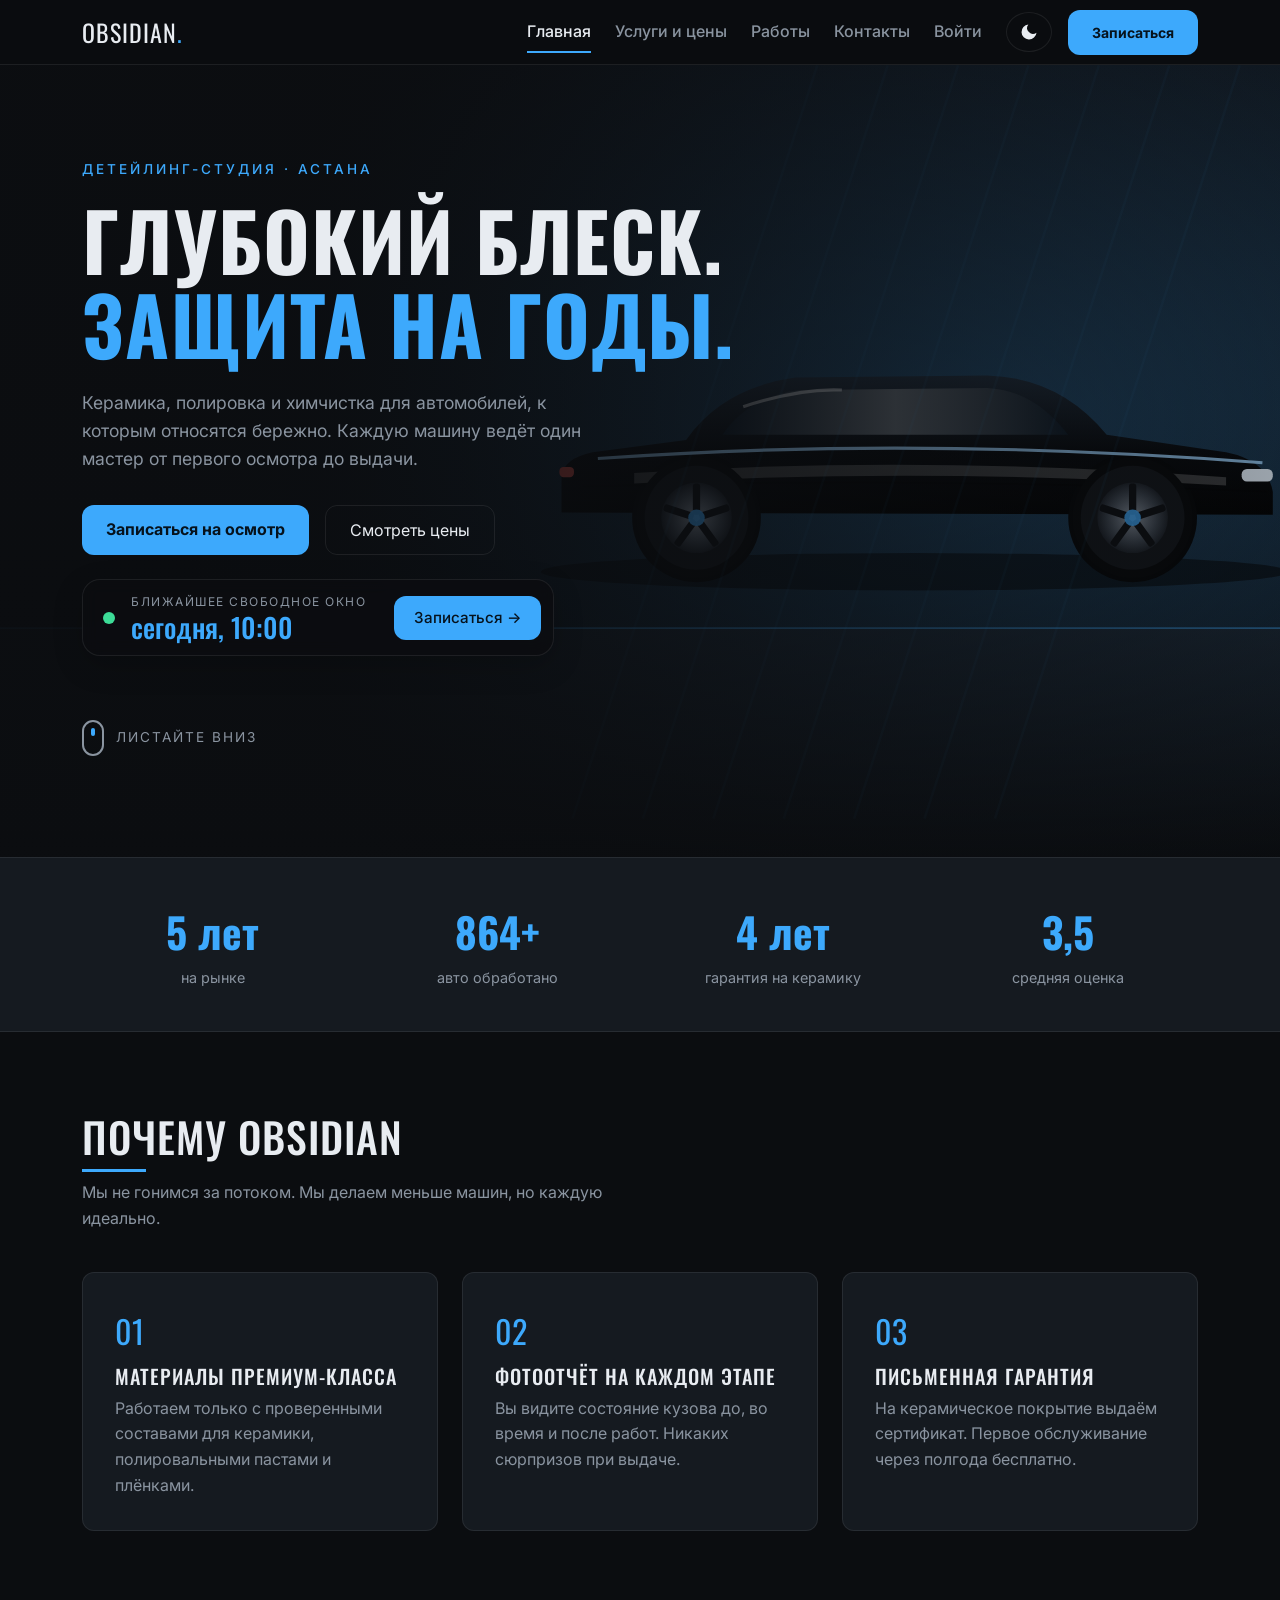
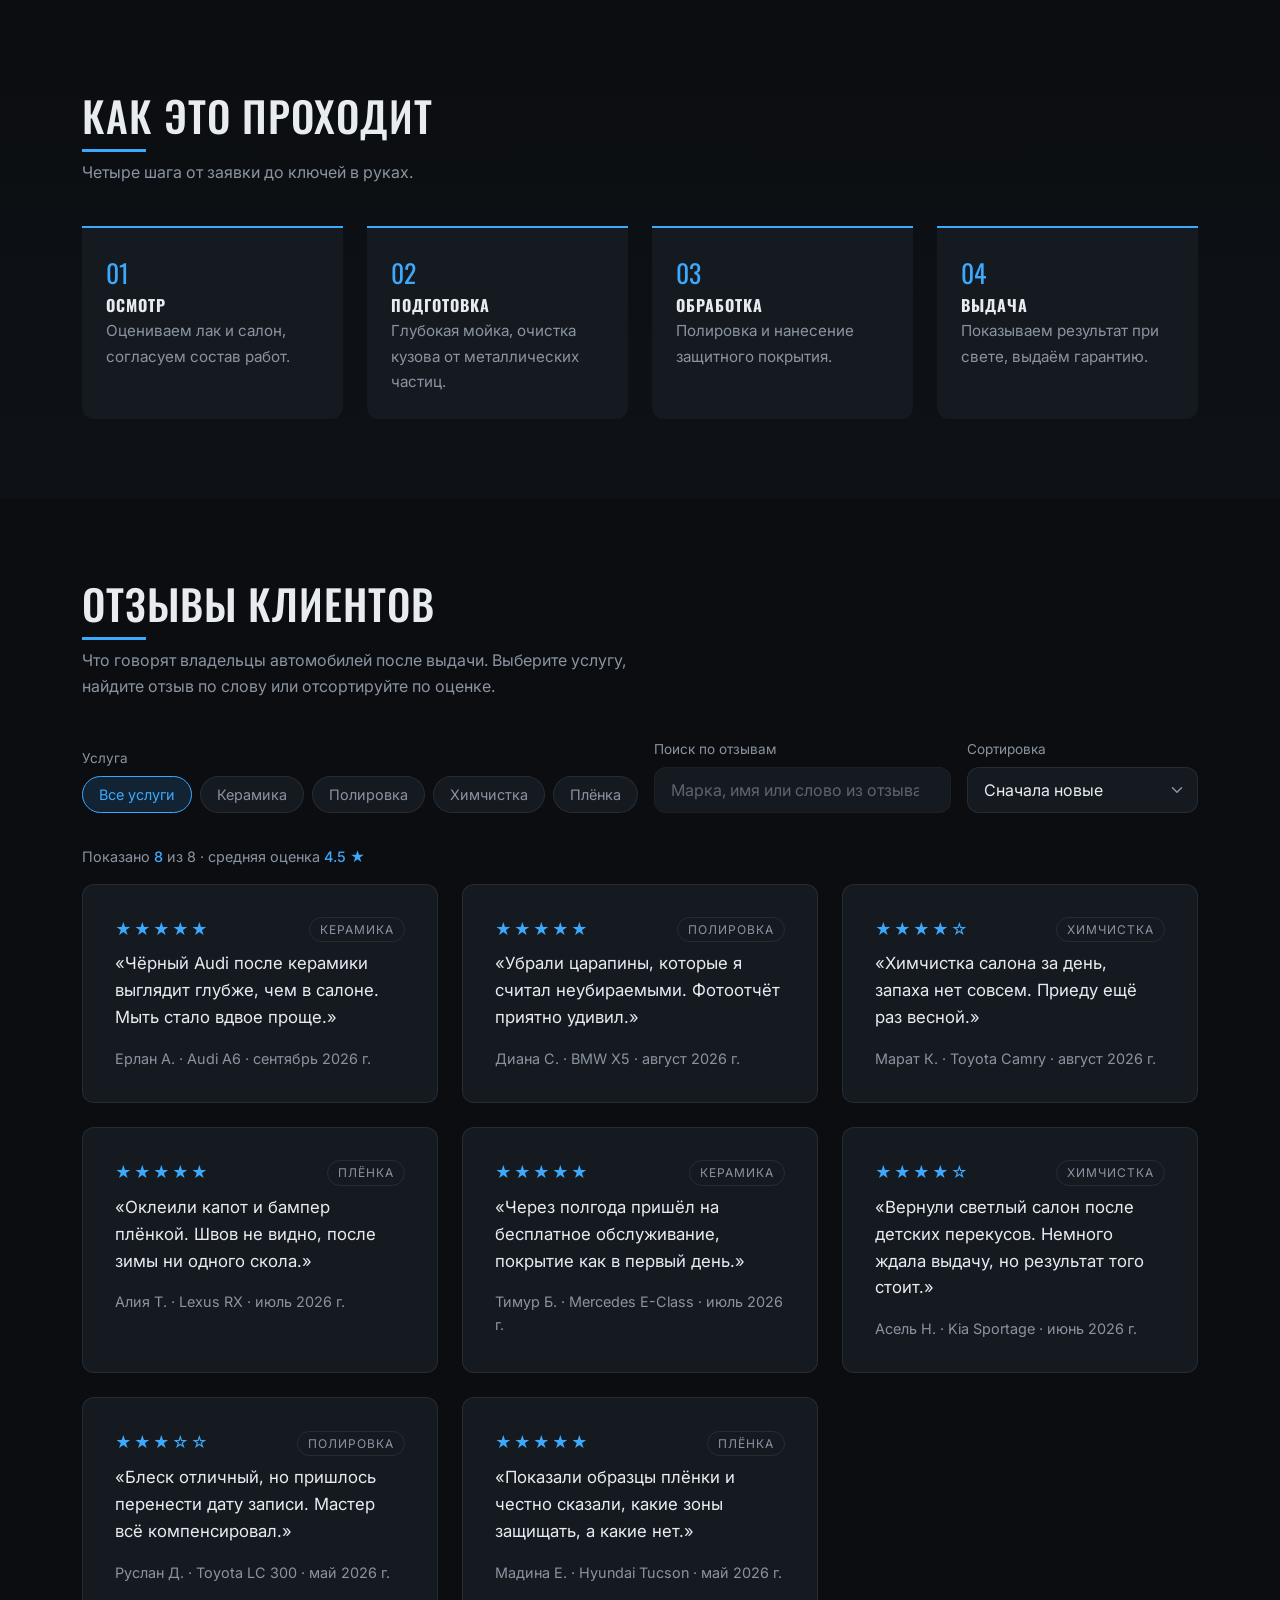
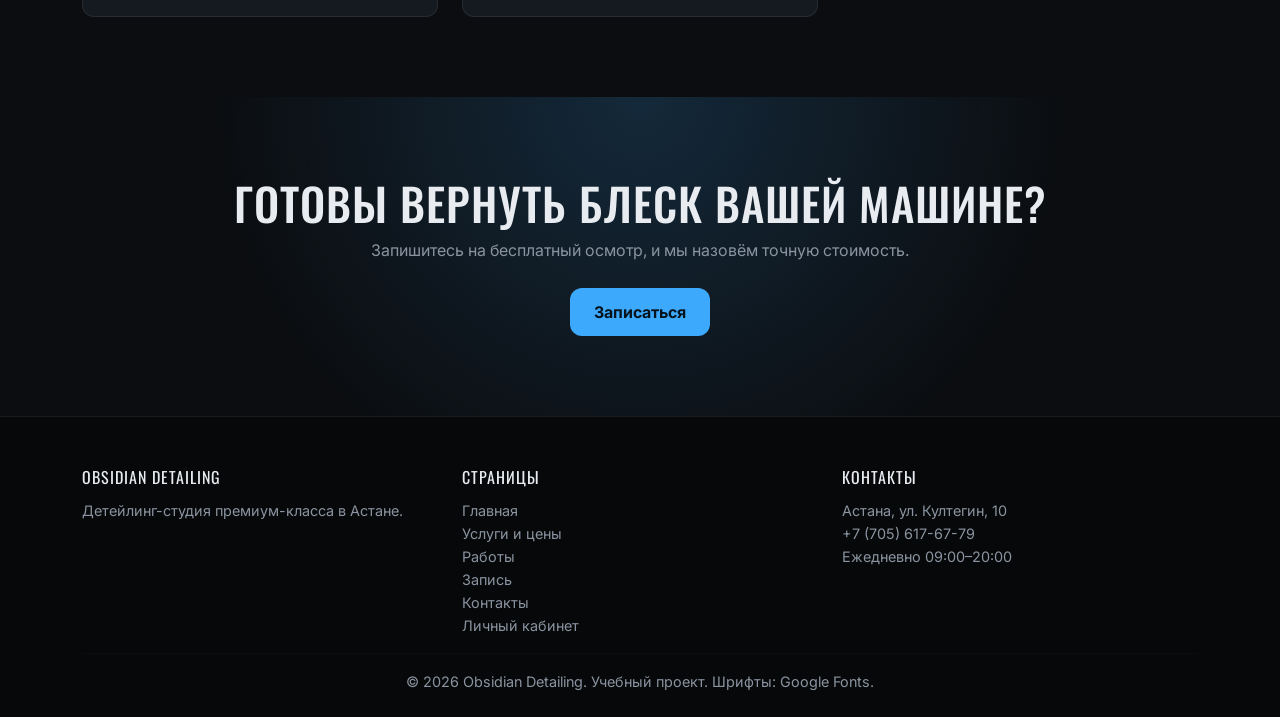
<file: index.html>
<!DOCTYPE html>
<html lang="ru">
<head>
  <meta charset="UTF-8">
  <meta name="viewport" content="width=device-width, initial-scale=1">
  <meta name="description" content="Obsidian Detailing: детейлинг-студия премиум-класса в Астане. Керамика, полировка, химчистка.">
  <title>Obsidian Detailing | Главная</title>
  <script src="js/theme.js"></script>
  <link rel="icon" href="img/favicon.svg" type="image/svg+xml">

  <link rel="preconnect" href="https://fonts.googleapis.com">
  <link rel="preconnect" href="https://fonts.gstatic.com" crossorigin>
  <link href="https://fonts.googleapis.com/css2?family=Inter:wght@400;500;700&family=Oswald:wght@500;700&display=swap" rel="stylesheet">
  <link href="https://cdn.jsdelivr.net/npm/bootstrap@5.3.3/dist/css/bootstrap.min.css" rel="stylesheet">

  <link rel="stylesheet" href="css/style.css">
  <link rel="stylesheet" href="css/home.css">
  <link rel="stylesheet" href="css/tools.css">
</head>
<body>
  <a class="skip-link" href="#content">Перейти к содержимому</a>

  <nav class="navbar navbar-expand-lg sticky-top site-nav" data-bs-theme="dark" aria-label="Основное меню">
    <div class="container">
      <a class="navbar-brand" href="index.html">OBSIDIAN<span>.</span></a>
      <button class="navbar-toggler" type="button" data-bs-toggle="collapse"
              data-bs-target="#mainMenu" aria-controls="mainMenu"
              aria-expanded="false" aria-label="Открыть меню">
        <span class="navbar-toggler-icon"></span>
      </button>
      <div class="collapse navbar-collapse" id="mainMenu">
        <ul class="navbar-nav ms-auto align-items-lg-center gap-lg-2">
          <li class="nav-item"><a class="nav-link active" aria-current="page" href="index.html">Главная</a></li>
          <li class="nav-item"><a class="nav-link" href="services.html">Услуги и цены</a></li>
          <li class="nav-item"><a class="nav-link" href="works.html">Работы<span class="nav-badge" data-fav-count hidden>0</span></a></li>
          <li class="nav-item"><a class="nav-link" href="contacts.html">Контакты</a></li>
          <li class="nav-item"><a class="nav-link" href="account.html" data-auth-link>Войти</a></li>
          <li class="nav-item ms-lg-2"><button type="button" class="theme-toggle" aria-label="Включить светлую тему"><span class="theme-icon" aria-hidden="true"></span><span class="theme-label">Светлая тема</span></button></li>
          <li class="nav-item ms-lg-2"><a class="btn btn-accent btn-sm" href="booking.html">Записаться<span class="cart-badge" data-cart-count hidden>0</span></a></li>
        </ul>
      </div>
    </div>
  </nav>

  <main id="content">
    <header class="hero">
      <div class="container position-relative">
        <p class="hero-tag fade-up">Детейлинг-студия · Астана</p>
        <h1 class="hero-title fade-up d2">Глубокий блеск.<br><span>Защита на годы.</span></h1>
        <p class="hero-text fade-up d3">Керамика, полировка и химчистка для автомобилей, к которым относятся бережно. Каждую машину ведёт один мастер от первого осмотра до выдачи.</p>
        <div class="d-flex flex-wrap gap-3 fade-up d3">
          <a href="booking.html" class="btn btn-accent">Записаться на осмотр</a>
          <a href="services.html" class="btn btn-ghost">Смотреть цены</a>
        </div>
       <a class="next-slot fade-up d3" id="nextSlot" href="booking.html">
  <span class="next-slot-dot" aria-hidden="true"></span>
  <span class="next-slot-body">
    <span class="next-slot-label">Ближайшее свободное окно</span>
    <strong class="next-slot-time" id="nextSlotTime">считаем...</strong>
  </span>
  <span class="next-slot-cta">Записаться <span aria-hidden="true">→</span></span>
</a>
        <a class="scroll-cue fade-up d3" href="#why" aria-label="Прокрутить к разделу «Почему Obsidian»"><span></span>Листайте вниз</a>
      </div>
    </header>

    <section class="stats" aria-label="Студия в цифрах">
      <div class="container">
        <div class="stats-grid">
          <div><strong data-count="7" data-suffix=" лет">7 лет</strong><span>на рынке</span></div>
          <div><strong data-count="1200" data-suffix="+">1 200+</strong><span>авто обработано</span></div>
          <div><strong data-count="5" data-suffix=" лет">5 лет</strong><span>гарантия на керамику</span></div>
          <div><strong data-count="4.9" data-decimals="1">4,9</strong><span>средняя оценка</span></div>
        </div>
      </div>
    </section>

    <section class="section" id="why">
      <div class="container">
        <h2 class="section-title reveal">Почему Obsidian</h2>
        <p class="section-lead reveal">Мы не гонимся за потоком. Мы делаем меньше машин, но каждую идеально.</p>
        <div class="row g-4">
          <div class="col-12 col-md-6 col-lg-4"><article class="card-gloss reveal"><span class="icon">01</span><h3>Материалы премиум-класса</h3><p class="text-muted-2 mb-0">Работаем только с проверенными составами для керамики, полировальными пастами и плёнками.</p></article></div>
          <div class="col-12 col-md-6 col-lg-4"><article class="card-gloss reveal"><span class="icon">02</span><h3>Фотоотчёт на каждом этапе</h3><p class="text-muted-2 mb-0">Вы видите состояние кузова до, во время и после работ. Никаких сюрпризов при выдаче.</p></article></div>
          <div class="col-12 col-md-6 col-lg-4"><article class="card-gloss reveal"><span class="icon">03</span><h3>Письменная гарантия</h3><p class="text-muted-2 mb-0">На керамическое покрытие выдаём сертификат. Первое обслуживание через полгода бесплатно.</p></article></div>
        </div>
      </div>
    </section>

    <section class="section process">
      <div class="container">
        <h2 class="section-title reveal">Как это проходит</h2>
        <p class="section-lead reveal">Четыре шага от заявки до ключей в руках.</p>
        <ol class="steps reveal">
          <li><b>Осмотр</b><span>Оцениваем лак и салон, согласуем состав работ.</span></li>
          <li><b>Подготовка</b><span>Глубокая мойка, очистка кузова от металлических частиц.</span></li>
          <li><b>Обработка</b><span>Полировка и нанесение защитного покрытия.</span></li>
          <li><b>Выдача</b><span>Показываем результат при свете, выдаём гарантию.</span></li>
        </ol>
      </div>
    </section>

    <section class="section" id="reviews">
      <div class="container">
        <h2 class="section-title reveal">Отзывы клиентов</h2>
        <p class="section-lead reveal">Что говорят владельцы автомобилей после выдачи. Выберите услугу, найдите отзыв по слову или отсортируйте по оценке.</p>

        <div class="toolbar">
          <div class="tool">
            <span class="tool-label" id="reviewChipsLabel">Услуга</span>
            <div class="chips" id="reviewChips" role="group" aria-labelledby="reviewChipsLabel">
              <button type="button" class="chip" data-service="all" aria-pressed="true">Все услуги</button>
              <button type="button" class="chip" data-service="ceramic" aria-pressed="false">Керамика</button>
              <button type="button" class="chip" data-service="polish" aria-pressed="false">Полировка</button>
              <button type="button" class="chip" data-service="interior" aria-pressed="false">Химчистка</button>
              <button type="button" class="chip" data-service="ppf" aria-pressed="false">Плёнка</button>
            </div>
          </div>
          <div class="tool grow">
            <label for="reviewSearch">Поиск по отзывам</label>
            <input type="search" id="reviewSearch" class="form-control tool-input" placeholder="Марка, имя или слово из отзыва" autocomplete="off">
          </div>
          <div class="tool">
            <label for="reviewSort">Сортировка</label>
            <select id="reviewSort" class="form-select tool-input">
              <option value="new">Сначала новые</option>
              <option value="high">Сначала высокие оценки</option>
              <option value="low">Сначала низкие оценки</option>
            </select>
          </div>
        </div>
        <p class="result-count" id="reviewSummary" aria-live="polite"></p>
        <div class="row g-4" id="reviewList"></div>
      </div>
    </section>

    <section class="cta">
      <div class="container text-center">
        <h2>Готовы вернуть блеск вашей машине?</h2>
        <p class="text-muted-2">Запишитесь на бесплатный осмотр, и мы назовём точную стоимость.</p>
        <a href="booking.html" class="btn btn-accent">Записаться</a>
      </div>
    </section>
  </main>

  <footer class="site-footer">
    <div class="container">
      <div class="row g-4">
        <div class="col-12 col-md-4">
          <p class="footer-title">Obsidian Detailing</p>
          <p>Детейлинг-студия премиум-класса в Астане.</p>
        </div>
        <div class="col-6 col-md-4">
          <p class="footer-title">Страницы</p>
          <ul class="list-unstyled mb-0">
            <li><a href="index.html">Главная</a></li>
            <li><a href="services.html">Услуги и цены</a></li>
            <li><a href="works.html">Работы</a></li>
            <li><a href="booking.html">Запись</a></li>
            <li><a href="contacts.html">Контакты</a></li>
            <li><a href="account.html">Личный кабинет</a></li>
          </ul>
        </div>
        <div class="col-6 col-md-4">
          <p class="footer-title">Контакты</p>
          <p class="mb-0">Астана, ул. Култегин, 10<br><a href="tel:+77056176779">+7 (705) 617-67-79</a><br>Ежедневно 09:00–20:00</p>
        </div>
      </div>
      <hr style="border-color: var(--line)">
      <p class="mb-0 text-center">© 2026 Obsidian Detailing. Учебный проект. Шрифты: Google Fonts.</p>
    </div>
  </footer>

  <button type="button" class="to-top" aria-label="Наверх">↑</button>

  <script src="https://cdn.jsdelivr.net/npm/jquery@3.7.1/dist/jquery.min.js"></script>
  <script src="https://cdn.jsdelivr.net/npm/bootstrap@5.3.3/dist/js/bootstrap.bundle.min.js"></script>
  <script src="js/common.js"></script>
  <script src="js/store.js"></script>
  <script src="js/toast.js"></script>
  <script src="js/auth.js"></script>
  <script src="js/cart.js"></script>
  <script src="js/favorites.js"></script>
  <script src="js/schedule.js"></script>
  <script src="js/home.js"></script>
</body>
</html>
</file>
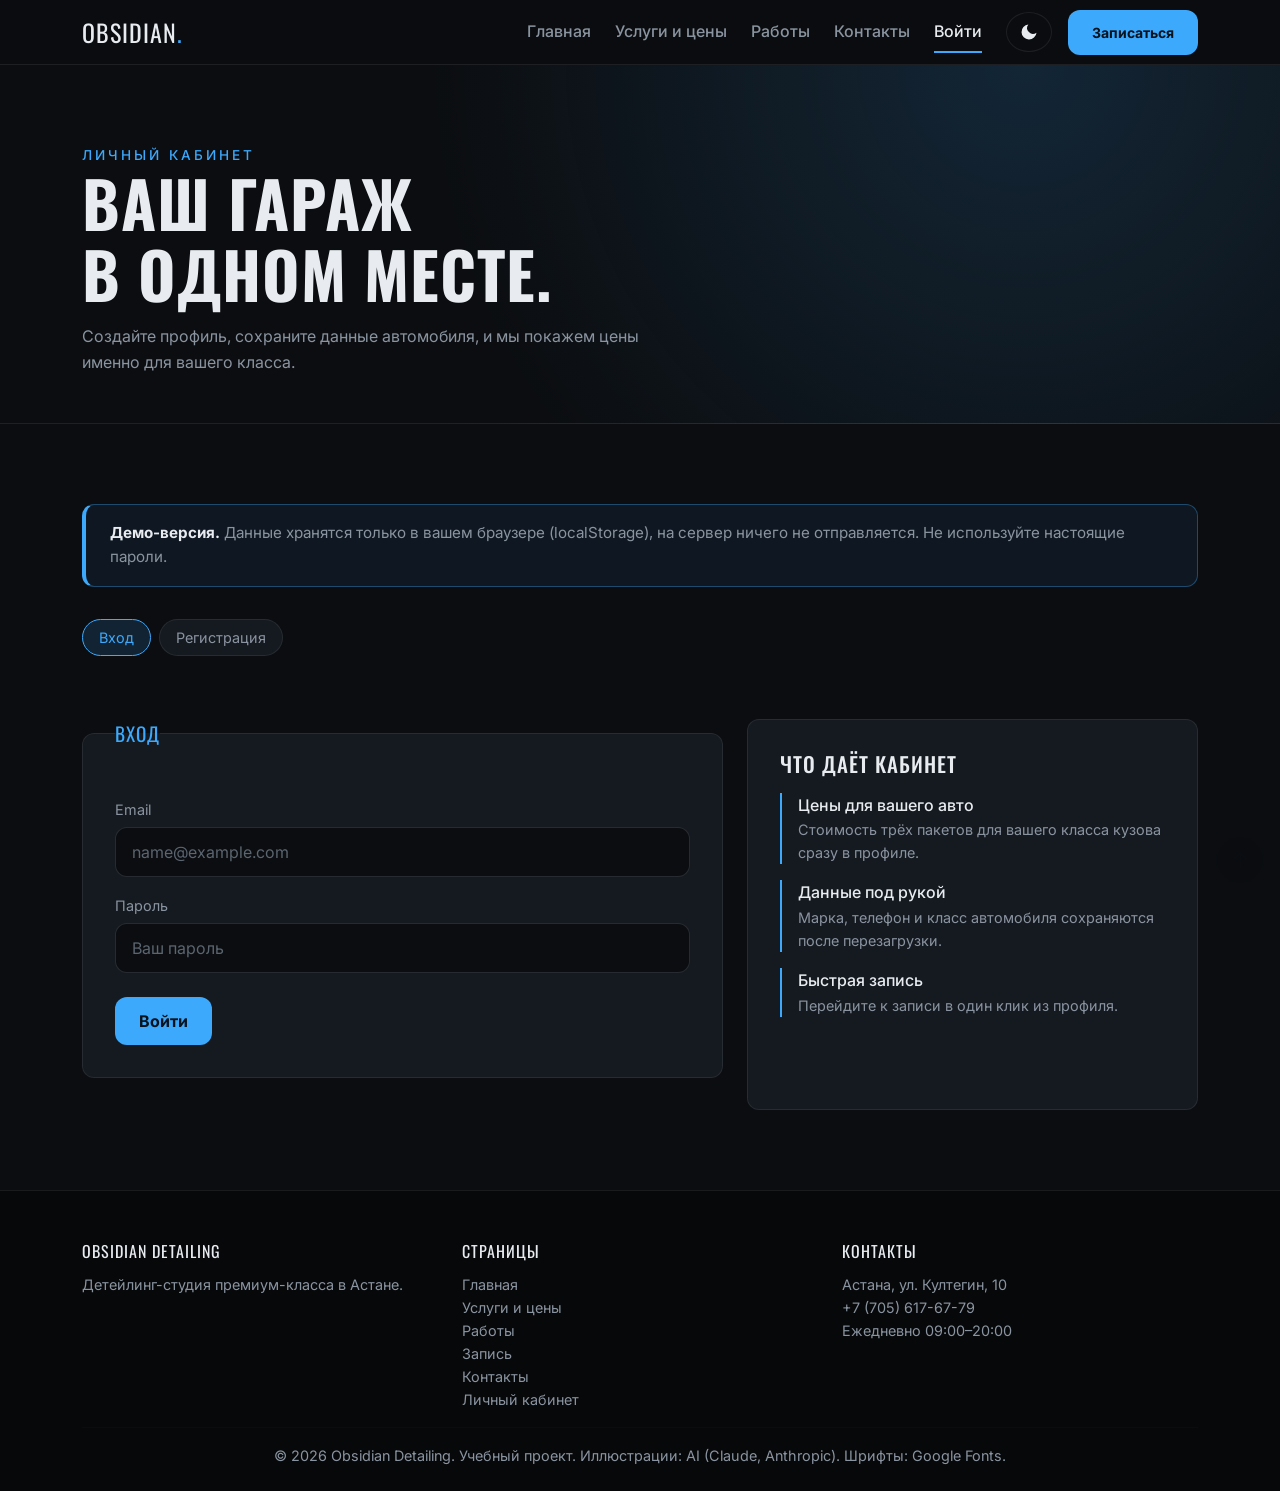
<file: account.html>
<!DOCTYPE html>
<html lang="ru">
<head>
  <meta charset="UTF-8">
  <meta name="viewport" content="width=device-width, initial-scale=1">
  <meta name="description" content="Личный кабинет Obsidian Detailing: регистрация, вход и профиль клиента с данными вашего автомобиля.">
  <title>Obsidian Detailing | Личный кабинет</title>
  <script src="js/theme.js"></script>
  <link rel="icon" href="img/favicon.svg" type="image/svg+xml">

  <link rel="preconnect" href="https://fonts.googleapis.com">
  <link rel="preconnect" href="https://fonts.gstatic.com" crossorigin>
  <link href="https://fonts.googleapis.com/css2?family=Inter:wght@400;500;700&family=Oswald:wght@500;700&display=swap" rel="stylesheet">
  <link href="https://cdn.jsdelivr.net/npm/bootstrap@5.3.3/dist/css/bootstrap.min.css" rel="stylesheet">

  <link rel="stylesheet" href="css/style.css">
  <link rel="stylesheet" href="css/forms.css">
  <link rel="stylesheet" href="css/tools.css">
  <link rel="stylesheet" href="css/account.css">
</head>
<body>
  <a class="skip-link" href="#content">Перейти к содержимому</a>

  <nav class="navbar navbar-expand-lg sticky-top site-nav" data-bs-theme="dark" aria-label="Основное меню">
    <div class="container">
      <a class="navbar-brand" href="index.html">OBSIDIAN<span>.</span></a>
      <button class="navbar-toggler" type="button" data-bs-toggle="collapse"
              data-bs-target="#mainMenu" aria-controls="mainMenu"
              aria-expanded="false" aria-label="Открыть меню">
        <span class="navbar-toggler-icon"></span>
      </button>
      <div class="collapse navbar-collapse" id="mainMenu">
        <ul class="navbar-nav ms-auto align-items-lg-center gap-lg-2">
          <li class="nav-item"><a class="nav-link" href="index.html">Главная</a></li>
          <li class="nav-item"><a class="nav-link" href="services.html">Услуги и цены</a></li>
          <li class="nav-item"><a class="nav-link" href="works.html">Работы<span class="nav-badge" data-fav-count hidden>0</span></a></li>
          <li class="nav-item"><a class="nav-link" href="contacts.html">Контакты</a></li>
          <li class="nav-item"><a class="nav-link active" aria-current="page" href="account.html" data-auth-link>Войти</a></li>
          <li class="nav-item ms-lg-2"><button type="button" class="theme-toggle" aria-label="Включить светлую тему"><span class="theme-icon" aria-hidden="true"></span><span class="theme-label">Светлая тема</span></button></li>
          <li class="nav-item ms-lg-2"><a class="btn btn-accent btn-sm" href="booking.html">Записаться<span class="cart-badge" data-cart-count hidden>0</span></a></li>
        </ul>
      </div>
    </div>
  </nav>

  <main id="content">
    <header class="page-head">
      <div class="container">
        <p class="hero-tag fade-up">Личный кабинет</p>
        <h1 class="fade-up d2" id="accountTitle">Ваш гараж<br>в одном месте.</h1>
        <p class="fade-up d3" id="accountLead">Создайте профиль, сохраните данные автомобиля, и мы покажем цены именно для вашего класса.</p>
      </div>
    </header>

    <section class="section">
      <div class="container">
        <div class="demo-note" role="note">
          <strong>Демо-версия.</strong> Данные хранятся только в вашем браузере (localStorage), на сервер ничего не отправляется. Не используйте настоящие пароли.
        </div>

        <!-- ===== guest: login / sign up ===== -->
        <div id="guestArea">
          <div class="chips mb-4" role="group" aria-label="Вход или регистрация">
            <button type="button" class="chip" id="tabLogin" data-view="login" aria-pressed="true">Вход</button>
            <button type="button" class="chip" id="tabSignup" data-view="signup" aria-pressed="false">Регистрация</button>
          </div>
          <p class="login-hint" id="loginHint" role="status"></p>

          <div class="row g-4">
            <div class="col-12 col-lg-7">
              <!-- login -->
              <form id="loginForm" class="site-form" novalidate aria-labelledby="loginLegend">
                <fieldset>
                  <legend id="loginLegend">Вход</legend>
                  <div class="field mb-3" data-field="email">
                    <label class="form-label" for="loginEmail">Email</label>
                    <input type="email" class="form-control" id="loginEmail" name="email" autocomplete="email" placeholder="name@example.com">
                  </div>
                  <div class="field mb-4" data-field="password">
                    <label class="form-label" for="loginPassword">Пароль</label>
                    <input type="password" class="form-control" id="loginPassword" name="password" autocomplete="current-password" placeholder="Ваш пароль">
                  </div>
                  <button type="submit" class="btn btn-accent">Войти</button>
                </fieldset>
              </form>

              <!-- sign up -->
              <form id="signupForm" class="site-form" novalidate aria-labelledby="signupLegend" hidden>
                <fieldset>
                  <legend id="signupLegend">Регистрация</legend>
                  <div class="row g-3">
                    <div class="col-12 field" data-field="name">
                      <label class="form-label" for="suName">Имя и фамилия</label>
                      <input type="text" class="form-control" id="suName" name="name" autocomplete="name" placeholder="Например, Айдар Ермеков">
                    </div>
                    <div class="col-12 col-md-6 field" data-field="email">
                      <label class="form-label" for="suEmail">Email</label>
                      <input type="email" class="form-control" id="suEmail" name="email" autocomplete="email" placeholder="name@example.com">
                    </div>
                    <div class="col-12 col-md-6 field" data-field="phone">
                      <label class="form-label" for="suPhone">Телефон</label>
                      <input type="tel" class="form-control" id="suPhone" name="phone" autocomplete="tel" placeholder="+7 700 123-45-67">
                    </div>
                    <div class="col-12 field" data-field="brand">
                      <label class="form-label" for="suBrand">Марка и модель автомобиля</label>
                      <input type="text" class="form-control" id="suBrand" name="brand" placeholder="Например, Toyota Camry">
                    </div>
                    <div class="col-12 field" data-field="carClass">
                      <span class="form-label d-block" id="suClassLabel">Класс автомобиля</span>
                      <div class="class-grid" id="suClassGrid" role="radiogroup" aria-labelledby="suClassLabel"></div>
                    </div>
                    <div class="col-12 col-md-6 field" data-field="password">
                      <label class="form-label" for="suPassword">Пароль (от 6 символов)</label>
                      <input type="password" class="form-control" id="suPassword" name="password" autocomplete="new-password">
                      <div class="pw-meter" id="pwMeter" data-level="0">
                        <div class="pw-bar" aria-hidden="true"><span id="pwFill"></span></div>
                        <small id="pwText" aria-live="polite">Введите пароль</small>
                      </div>
                    </div>
                    <div class="col-12 col-md-6 field" data-field="password2">
                      <label class="form-label" for="suPassword2">Повторите пароль</label>
                      <input type="password" class="form-control" id="suPassword2" name="password2" autocomplete="new-password">
                    </div>
                    <div class="col-12 field" data-field="agree">
                      <div class="form-check">
                        <input class="form-check-input" type="checkbox" id="suAgree" name="agree">
                        <label class="form-check-label" for="suAgree">Понимаю, что это учебная демо-версия, и не использую настоящий пароль</label>
                      </div>
                    </div>
                  </div>
                  <button type="submit" class="btn btn-accent mt-4">Создать аккаунт</button>
                </fieldset>
              </form>
            </div>

            <aside class="col-12 col-lg-5" aria-label="Что даёт кабинет">
              <div class="card-gloss perks">
                <h2 class="perks-title">Что даёт кабинет</h2>
                <ul class="perks-list">
                  <li><b>Цены для вашего авто</b><span>Стоимость трёх пакетов для вашего класса кузова сразу в профиле.</span></li>
                  <li><b>Данные под рукой</b><span>Марка, телефон и класс автомобиля сохраняются после перезагрузки.</span></li>
                  <li><b>Быстрая запись</b><span>Перейдите к записи в один клик из профиля.</span></li>
                </ul>
              </div>
            </aside>
          </div>
        </div>

        <!-- ===== logged in: profile ===== -->
        <div id="profileArea" hidden>
          <div class="form-success" id="flash" role="status">
            <span class="success-icon" aria-hidden="true">✓</span>
            <h2 id="flashTitle">Готово</h2>
            <p id="flashText"></p>
          </div>

          <div class="row g-4">
            <div class="col-12 col-lg-5">
              <article class="card-gloss profile-card" aria-labelledby="profName">
                <div class="avatar" id="profAvatar" aria-hidden="true">A</div>
                <h2 class="profile-name" id="profName">Имя</h2>
                <dl class="profile-data">
                  <div><dt>Email</dt><dd id="profEmail"></dd></div>
                  <div><dt>Телефон</dt><dd id="profPhone"></dd></div>
                  <div><dt>Автомобиль</dt><dd id="profCar"></dd></div>
                  <div><dt>В кабинете с</dt><dd id="profSince"></dd></div>
                </dl>
                <div class="d-flex flex-wrap gap-2">
                  <a class="btn btn-accent btn-sm" href="booking.html">Записаться</a>
                  <button type="button" class="btn btn-ghost btn-sm" id="logoutBtn">Выйти</button>
                </div>
              </article>
            </div>

            <div class="col-12 col-lg-7">
              <section class="card-gloss price-card" aria-labelledby="priceTitle">
                <h2 class="perks-title" id="priceTitle">Цены для вашего класса</h2>
                <p class="text-muted-2" id="priceLead"></p>
                <div class="table-responsive">
                  <table class="table price-table">
                    <caption class="visually-hidden">Стоимость пакетов для вашего класса автомобиля</caption>
                    <thead><tr><th scope="col">Пакет</th><th scope="col" class="text-end">Цена</th></tr></thead>
                    <tbody id="priceBody"></tbody>
                    <tfoot><tr><th scope="row">Все три пакета</th><td class="text-end" id="priceSum"></td></tr></tfoot>
                  </table>
                </div>
              </section>
            </div>
          </div>

          <div class="row g-4 mt-1">
            <div class="col-12 col-lg-7">
              <section class="card-gloss" aria-labelledby="profBookingsTitle">
                <div class="block-head">
                  <h2 class="perks-title" id="profBookingsTitle">Мои записи</h2>
                  <button type="button" class="btn btn-ghost btn-sm" id="profBookingsClear" hidden>Очистить все</button>
                </div>
                <ul class="booking-list" id="profBookingList"></ul>
                <p class="text-muted-2 mb-0" id="profBookingsEmpty">Записей пока нет. <a href="booking.html">Записаться на осмотр</a></p>
              </section>
            </div>
            <div class="col-12 col-lg-5">
              <section class="card-gloss" aria-labelledby="profFavsTitle">
                <div class="block-head">
                  <h2 class="perks-title" id="profFavsTitle">Избранные работы</h2>
                  <button type="button" class="btn btn-ghost btn-sm" id="profFavsClear" hidden>Очистить</button>
                </div>
                <ul class="fav-list" id="profFavList"></ul>
                <p class="text-muted-2 mb-0" id="profFavsEmpty">Пока пусто. <a href="works.html#gallery-section">Выберите работы в галерее</a></p>
              </section>
            </div>
          </div>

          <form id="editForm" class="site-form mt-4" novalidate aria-labelledby="editLegend">
            <fieldset>
              <legend id="editLegend">Изменить данные</legend>
              <div class="row g-3">
                <div class="col-12 col-md-4 field" data-field="phone">
                  <label class="form-label" for="edPhone">Телефон</label>
                  <input type="tel" class="form-control" id="edPhone" name="phone" autocomplete="tel">
                </div>
                <div class="col-12 col-md-4 field" data-field="brand">
                  <label class="form-label" for="edBrand">Марка и модель</label>
                  <input type="text" class="form-control" id="edBrand" name="brand">
                </div>
                <div class="col-12 col-md-4 field" data-field="carClass">
                  <label class="form-label" for="edClass">Класс автомобиля</label>
                  <select class="form-select" id="edClass" name="carClass"></select>
                </div>
              </div>
              <div class="d-flex flex-wrap gap-2 mt-4">
                <button type="submit" class="btn btn-accent">Сохранить</button>
                <button type="button" class="btn btn-ghost" id="deleteBtn">Удалить аккаунт</button>
              </div>
              <p class="delete-confirm" id="deleteConfirm" hidden>
                Удалить аккаунт без возможности восстановления?
                <button type="button" class="btn btn-ghost btn-sm" id="deleteYes">Да, удалить</button>
                <button type="button" class="btn btn-ghost btn-sm" id="deleteNo">Отмена</button>
              </p>
            </fieldset>
          </form>
        </div>
      </div>
    </section>
  </main>

  <footer class="site-footer">
    <div class="container">
      <div class="row g-4">
        <div class="col-12 col-md-4">
          <p class="footer-title">Obsidian Detailing</p>
          <p>Детейлинг-студия премиум-класса в Астане.</p>
        </div>
        <div class="col-6 col-md-4">
          <p class="footer-title">Страницы</p>
          <ul class="list-unstyled mb-0">
            <li><a href="index.html">Главная</a></li>
            <li><a href="services.html">Услуги и цены</a></li>
            <li><a href="works.html">Работы</a></li>
            <li><a href="booking.html">Запись</a></li>
            <li><a href="contacts.html">Контакты</a></li>
            <li><a href="account.html">Личный кабинет</a></li>
          </ul>
        </div>
        <div class="col-6 col-md-4">
          <p class="footer-title">Контакты</p>
          <p class="mb-0">Астана, ул. Култегин, 10<br><a href="tel:+77056176779">+7 (705) 617-67-79</a><br>Ежедневно 09:00–20:00</p>
        </div>
      </div>
      <hr style="border-color: var(--line)">
      <p class="mb-0 text-center">© 2026 Obsidian Detailing. Учебный проект. Иллюстрации: AI (Claude, Anthropic). Шрифты: Google Fonts.</p>
    </div>
  </footer>

  <button type="button" class="to-top" aria-label="Наверх">↑</button>

  <script src="https://cdn.jsdelivr.net/npm/jquery@3.7.1/dist/jquery.min.js"></script>
  <script src="https://cdn.jsdelivr.net/npm/bootstrap@5.3.3/dist/js/bootstrap.bundle.min.js"></script>
  <script src="js/common.js"></script>
  <script src="js/store.js"></script>
  <script src="js/toast.js"></script>
  <script src="js/auth.js"></script>
  <script src="js/cart.js"></script>
  <script src="js/favorites.js"></script>
  <script src="js/data.js"></script>
  <script src="js/validate.js"></script>
  <script src="js/bookings.js"></script>
  <script src="js/account.js"></script>
</body>
</html>
</file>
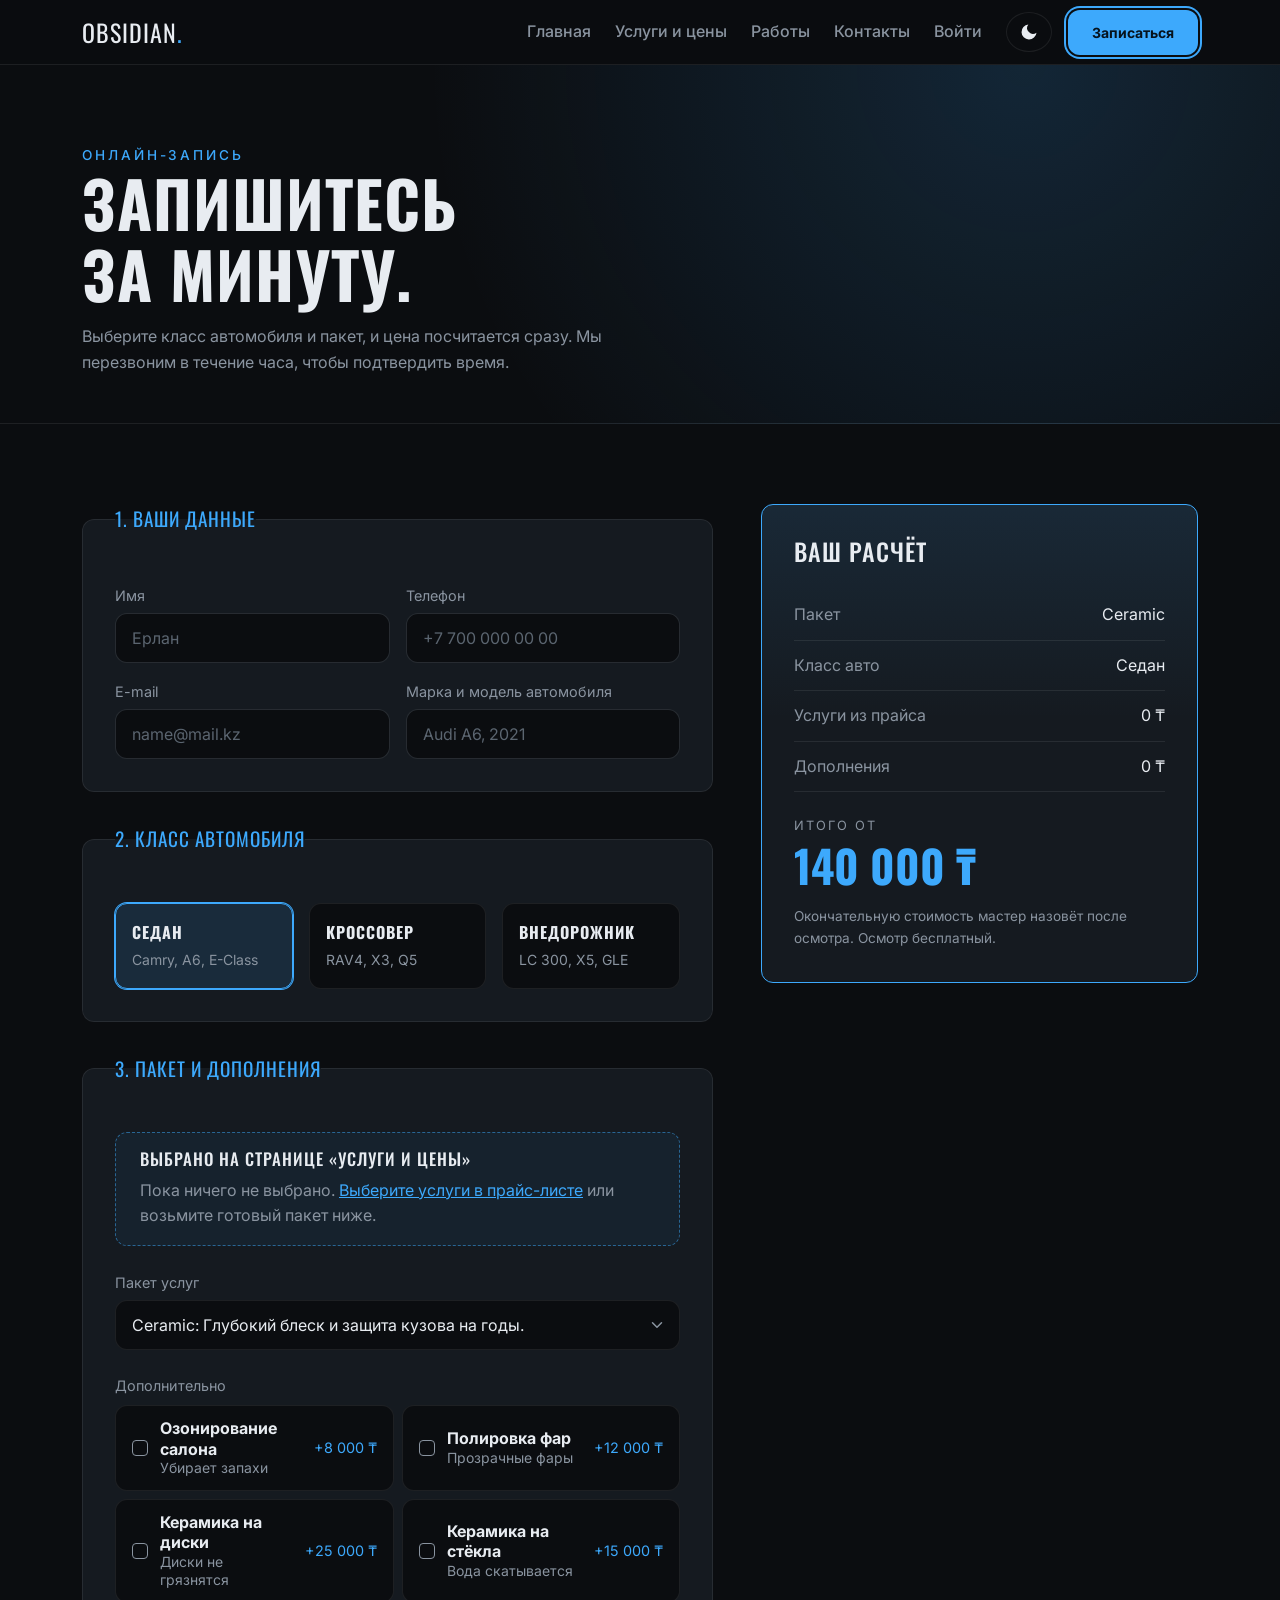
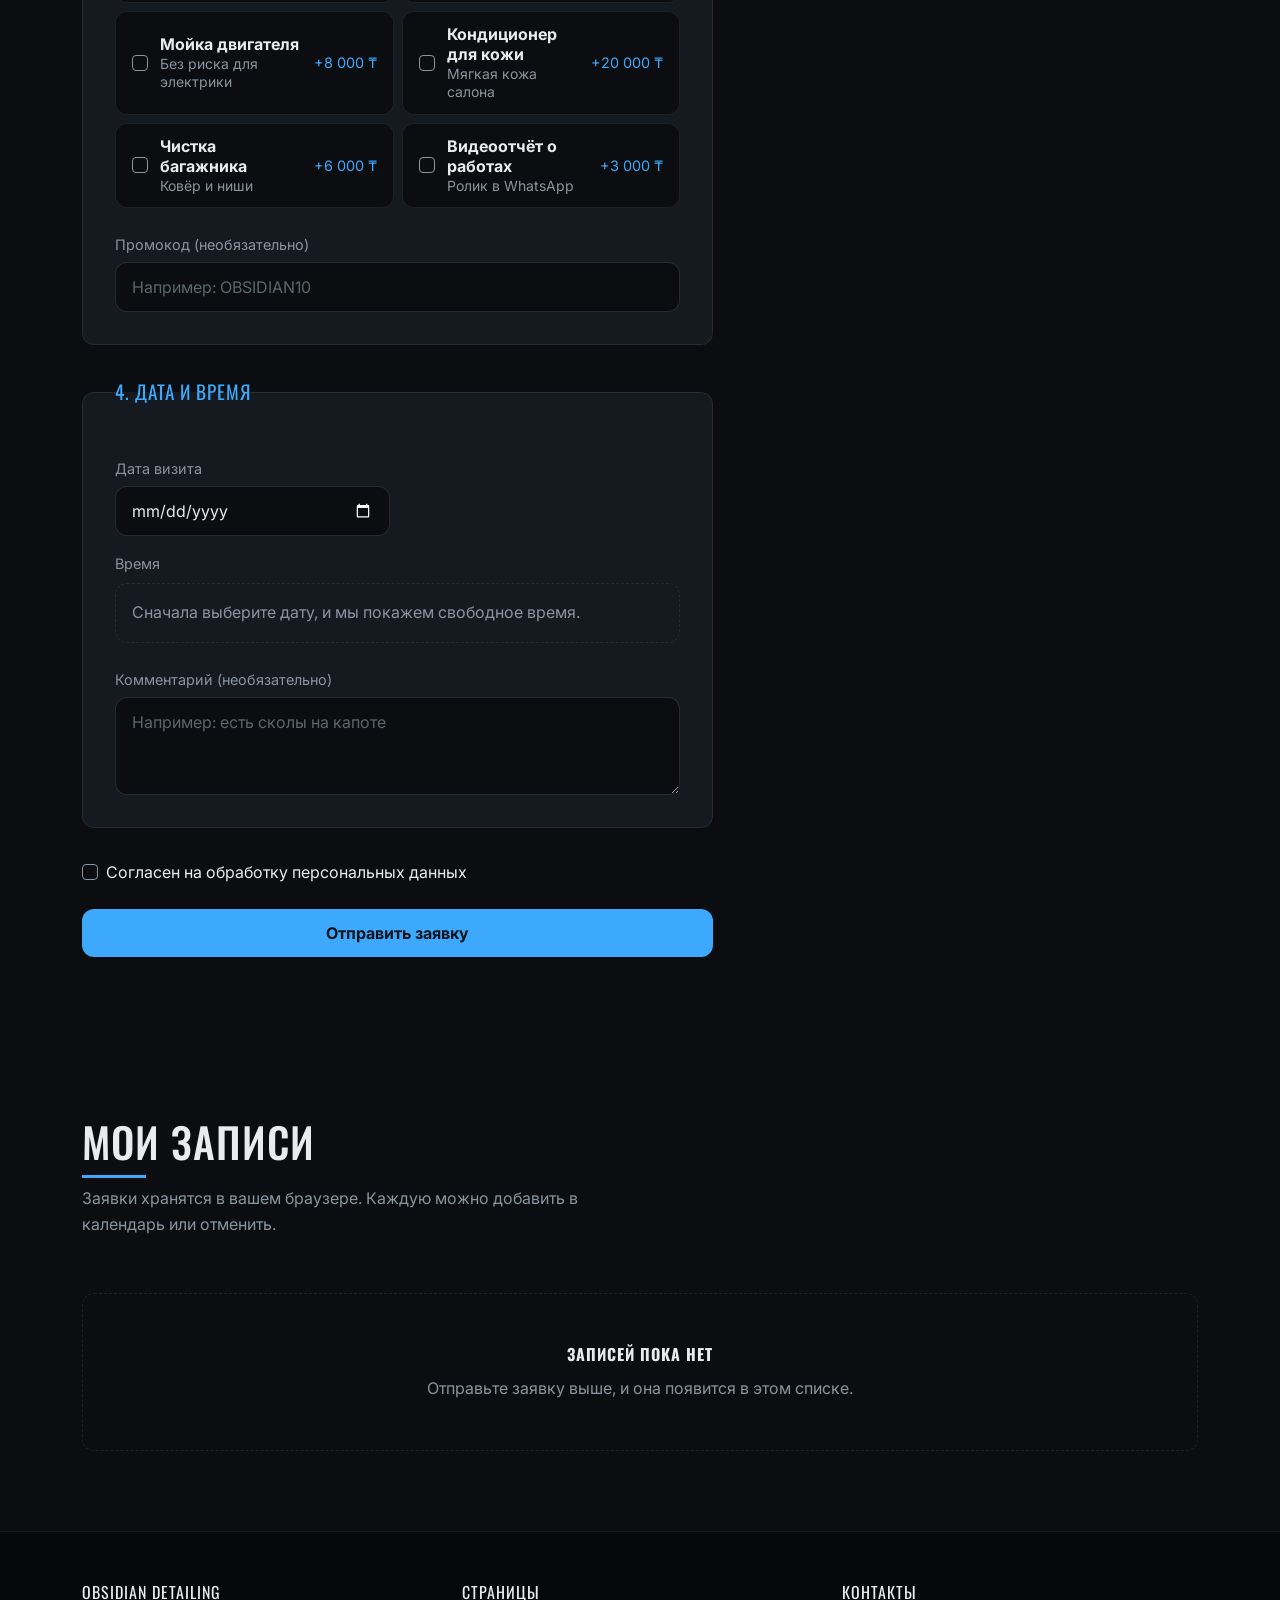
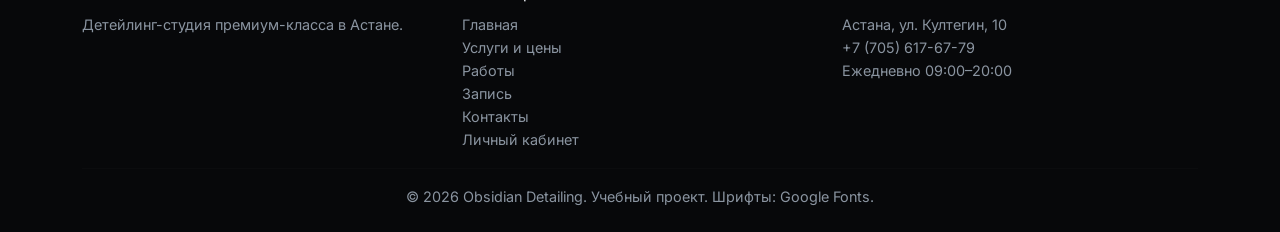
<file: booking.html>
<!DOCTYPE html>
<html lang="ru">
<head>
  <meta charset="UTF-8">
  <meta name="viewport" content="width=device-width, initial-scale=1">
  <meta name="description" content="Онлайн-запись в Obsidian Detailing: выберите пакет, дату и время, цена считается сразу.">
  <title>Obsidian Detailing | Запись</title>
  <script src="js/theme.js"></script>
  <link rel="icon" href="img/favicon.svg" type="image/svg+xml">

  <link rel="preconnect" href="https://fonts.googleapis.com">
  <link rel="preconnect" href="https://fonts.gstatic.com" crossorigin>
  <link href="https://fonts.googleapis.com/css2?family=Inter:wght@400;500;700&family=Oswald:wght@500;700&display=swap" rel="stylesheet">
  <link href="https://cdn.jsdelivr.net/npm/bootstrap@5.3.3/dist/css/bootstrap.min.css" rel="stylesheet">

  <link rel="stylesheet" href="css/style.css">
  <link rel="stylesheet" href="css/booking.css">
  <link rel="stylesheet" href="css/forms.css">
  <link rel="stylesheet" href="css/tools.css">
</head>
<body>
  <a class="skip-link" href="#content">Перейти к содержимому</a>

  <nav class="navbar navbar-expand-lg sticky-top site-nav" data-bs-theme="dark" aria-label="Основное меню">
    <div class="container">
      <a class="navbar-brand" href="index.html">OBSIDIAN<span>.</span></a>
      <button class="navbar-toggler" type="button" data-bs-toggle="collapse"
              data-bs-target="#mainMenu" aria-controls="mainMenu"
              aria-expanded="false" aria-label="Открыть меню">
        <span class="navbar-toggler-icon"></span>
      </button>
      <div class="collapse navbar-collapse" id="mainMenu">
        <ul class="navbar-nav ms-auto align-items-lg-center gap-lg-2">
          <li class="nav-item"><a class="nav-link" href="index.html">Главная</a></li>
          <li class="nav-item"><a class="nav-link" href="services.html">Услуги и цены</a></li>
          <li class="nav-item"><a class="nav-link" href="works.html">Работы<span class="nav-badge" data-fav-count hidden>0</span></a></li>
          <li class="nav-item"><a class="nav-link" href="contacts.html">Контакты</a></li>
          <li class="nav-item"><a class="nav-link" href="account.html" data-auth-link>Войти</a></li>
          <li class="nav-item ms-lg-2"><button type="button" class="theme-toggle" aria-label="Включить светлую тему"><span class="theme-icon" aria-hidden="true"></span><span class="theme-label">Светлая тема</span></button></li>
          <li class="nav-item ms-lg-2"><a class="btn btn-accent btn-sm active" aria-current="page" href="booking.html">Записаться<span class="cart-badge" data-cart-count hidden>0</span></a></li>
        </ul>
      </div>
    </div>
  </nav>

  <main id="content">
    <header class="page-head">
      <div class="container">
        <p class="hero-tag fade-up">Онлайн-запись</p>
        <h1 class="fade-up d2">Запишитесь<br>за минуту.</h1>
        <p class="fade-up d3">Выберите класс автомобиля и пакет, и цена посчитается сразу. Мы перезвоним в течение часа, чтобы подтвердить время.</p>
      </div>
    </header>

    <section class="section">
      <div class="container">
        <div class="row g-4 g-lg-5">
          <div class="col-12 col-lg-7">
            <div class="form-success" id="bookingSuccess" role="status">
              <span class="success-icon" aria-hidden="true">✓</span>
              <h2>Заявка <span id="successCode"></span> отправлена</h2>
              <p id="successText"></p>
              <div class="d-flex flex-wrap gap-2 mt-3">
                <button type="button" class="btn btn-accent btn-sm" id="successIcs">Добавить в календарь</button>
                <button type="button" class="btn btn-ghost btn-sm" id="successClose">Закрыть сообщение</button>
              </div>
            </div>

            <form id="bookingForm" class="site-form booking-form" novalidate>
              <fieldset>
                <legend>1. Ваши данные</legend>
                <div class="row g-3">
                  <div class="col-12 col-md-6"><div class="field" data-field="name">
<label for="name" class="form-label">Имя</label>
<input type="text" class="form-control" id="name" name="name" placeholder="Ерлан" autocomplete="given-name">
<div class="field-error" id="name-error" role="alert"></div>
</div></div>
                  <div class="col-12 col-md-6"><div class="field" data-field="phone">
<label for="phone" class="form-label">Телефон</label>
<input type="tel" class="form-control" id="phone" name="phone" placeholder="+7 700 000 00 00" autocomplete="tel">
<div class="field-error" id="phone-error" role="alert"></div>
</div></div>
                  <div class="col-12 col-md-6"><div class="field" data-field="email">
<label for="email" class="form-label">E-mail</label>
<input type="email" class="form-control" id="email" name="email" placeholder="name@mail.kz" autocomplete="email">
<div class="field-error" id="email-error" role="alert"></div>
</div></div>
                  <div class="col-12 col-md-6"><div class="field" data-field="car">
<label for="car" class="form-label">Марка и модель автомобиля</label>
<input type="text" class="form-control" id="car" name="car" placeholder="Audi A6, 2021">
<div class="field-error" id="car-error" role="alert"></div>
</div></div>
                </div>
              </fieldset>

              <fieldset>
                <legend>2. Класс автомобиля</legend>
                <div class="class-grid" id="classGrid" role="radiogroup" aria-label="Класс автомобиля"></div>
              </fieldset>

              <fieldset>
                <legend>3. Пакет и дополнения</legend>
                <div class="reco" id="recoBox" hidden>
                  <p class="reco-text" id="recoText"></p>
                  <button type="button" class="btn btn-accent btn-sm" id="recoApply">Выбрать рекомендованный пакет</button>
                </div>
                <div class="cart-panel" id="cartPanel" aria-live="polite">
                  <div class="cart-panel-head">
                    <h3 class="cart-panel-title">Выбрано на странице «Услуги и цены»</h3>
                    <button type="button" class="btn btn-ghost btn-sm" id="cartPanelClear">Очистить всё</button>
                  </div>
                  <ul class="cart-list" id="cartList"></ul>
                  <p class="cart-empty" id="cartEmpty">Пока ничего не выбрано. <a href="services.html#price">Выберите услуги в прайс-листе</a> или возьмите готовый пакет ниже.</p>
                  <p class="cart-total" id="cartTotalRow">Услуги: <b id="cartPanelSum">0 ₸</b> <span class="text-muted-2" id="cartPanelHours"></span></p>
                </div>
                <div class="field" data-field="package">
                  <label for="package" class="form-label">Пакет услуг</label>
                  <select class="form-select" id="package" name="package"></select>
                  <div class="field-error" id="package-error" role="alert"></div>
                </div>
                <p class="form-label mt-4 mb-2" id="extrasLabel">Дополнительно</p>
                <div class="extras" id="extrasList" role="group" aria-labelledby="extrasLabel"></div>
                <div class="mt-4"><div class="field" data-field="promo">
<label for="promo" class="form-label">Промокод (необязательно)</label>
<input type="text" class="form-control" id="promo" name="promo" placeholder="Например: OBSIDIAN10" autocomplete="off" maxlength="20">
<div class="field-error" id="promo-error" role="alert"></div>
</div></div>
              </fieldset>

              <fieldset>
                <legend>4. Дата и время</legend>
                <div class="row g-3">
                  <div class="col-12 col-md-6"><div class="field" data-field="date">
<label for="date" class="form-label">Дата визита</label>
<input type="date" class="form-control" id="date" name="date">
<div class="field-error" id="date-error" role="alert"></div>
</div></div>
                  <div class="col-12">
                    <div class="field" data-field="time">
                      <p class="form-label mb-2" id="timeLabel">Время</p>
                      <div class="slot-grid" id="slotList" role="radiogroup" aria-labelledby="timeLabel"></div>
                      <p class="slot-free" id="slotFree" aria-live="polite"></p>
                      <div class="field-error" id="time-error" role="alert"></div>
                    </div>
                  </div>
                  <div class="col-12">
                    <label for="comment" class="form-label">Комментарий (необязательно)</label>
                    <textarea class="form-control" id="comment" name="comment" rows="3" placeholder="Например: есть сколы на капоте"></textarea>
                  </div>
                </div>
              </fieldset>

              <div class="field consent" data-field="consent">
                <div class="form-check"><input class="form-check-input" type="checkbox" id="consent" name="consent"><label class="form-check-label consent-label" for="consent">Согласен на обработку персональных данных</label></div>
                <div class="field-error" id="consent-error" role="alert"></div>
              </div>

              <button type="submit" class="btn btn-accent w-100">Отправить заявку</button>
            </form>
          </div>

          <div class="col-12 col-lg-5">
            <aside class="summary" aria-live="polite">
              <h2>Ваш расчёт</h2>
              <dl>
                <div><dt>Пакет</dt><dd id="sumPackage">Ceramic</dd></div>
                <div><dt>Класс авто</dt><dd id="sumClass">Седан</dd></div>
                <div><dt>Услуги из прайса</dt><dd id="sumServices">0 ₸</dd></div>
                <div><dt>Дополнения</dt><dd id="sumExtras">0 ₸</dd></div>
                <div id="sumDiscountRow" style="display:none"><dt>Промокод</dt><dd class="discount" id="sumDiscount"></dd></div>
              </dl>
              <div class="total">
                <span>Итого от</span>
                <strong id="sumTotal">140 000 ₸</strong>
              </div>
              <p class="summary-note">Окончательную стоимость мастер назовёт после осмотра. Осмотр бесплатный.</p>
            </aside>
          </div>
        </div>
      </div>
    </section>

    <section class="section bookings-section" id="my-bookings" aria-labelledby="myBookingsTitle">
      <div class="container">
        <div class="bookings-head">
          <h2 class="section-title" id="myBookingsTitle">Мои записи</h2>
          <button type="button" class="btn btn-ghost btn-sm" id="bookingsClear" hidden>Очистить все</button>
        </div>
        <p class="section-lead">Заявки хранятся в вашем браузере. Каждую можно добавить в календарь или отменить.</p>
        <ul class="booking-list" id="bookingList"></ul>
        <div class="empty-state" id="bookingsEmpty">
          <strong>Записей пока нет</strong>
          <span>Отправьте заявку выше, и она появится в этом списке.</span>
        </div>
      </div>
    </section>
  </main>

  <footer class="site-footer">
    <div class="container">
      <div class="row g-4">
        <div class="col-12 col-md-4">
          <p class="footer-title">Obsidian Detailing</p>
          <p>Детейлинг-студия премиум-класса в Астане.</p>
        </div>
        <div class="col-6 col-md-4">
          <p class="footer-title">Страницы</p>
          <ul class="list-unstyled mb-0">
            <li><a href="index.html">Главная</a></li>
            <li><a href="services.html">Услуги и цены</a></li>
            <li><a href="works.html">Работы</a></li>
            <li><a href="booking.html">Запись</a></li>
            <li><a href="contacts.html">Контакты</a></li>
            <li><a href="account.html">Личный кабинет</a></li>
          </ul>
        </div>
        <div class="col-6 col-md-4">
          <p class="footer-title">Контакты</p>
          <p class="mb-0">Астана, ул. Култегин, 10<br><a href="tel:+77056176779">+7 (705) 617-67-79</a><br>Ежедневно 09:00–20:00</p>
        </div>
      </div>
      <hr style="border-color: var(--line)">
      <p class="mb-0 text-center">© 2026 Obsidian Detailing. Учебный проект.  Шрифты: Google Fonts.</p>
    </div>
  </footer>

  <button type="button" class="to-top" aria-label="Наверх">↑</button>

  <script src="https://cdn.jsdelivr.net/npm/jquery@3.7.1/dist/jquery.min.js"></script>
  <script src="https://cdn.jsdelivr.net/npm/bootstrap@5.3.3/dist/js/bootstrap.bundle.min.js"></script>
  <script src="js/common.js"></script>
  <script src="js/store.js"></script>
  <script src="js/toast.js"></script>
  <script src="js/auth.js"></script>
  <script src="js/cart.js"></script>
  <script src="js/favorites.js"></script>
  <script src="js/data.js"></script>
  <script src="js/validate.js"></script>
  <script src="js/schedule.js"></script>
  <script src="js/bookings.js"></script>
  <script src="js/booking.js"></script>
</body>
</html>
</file>
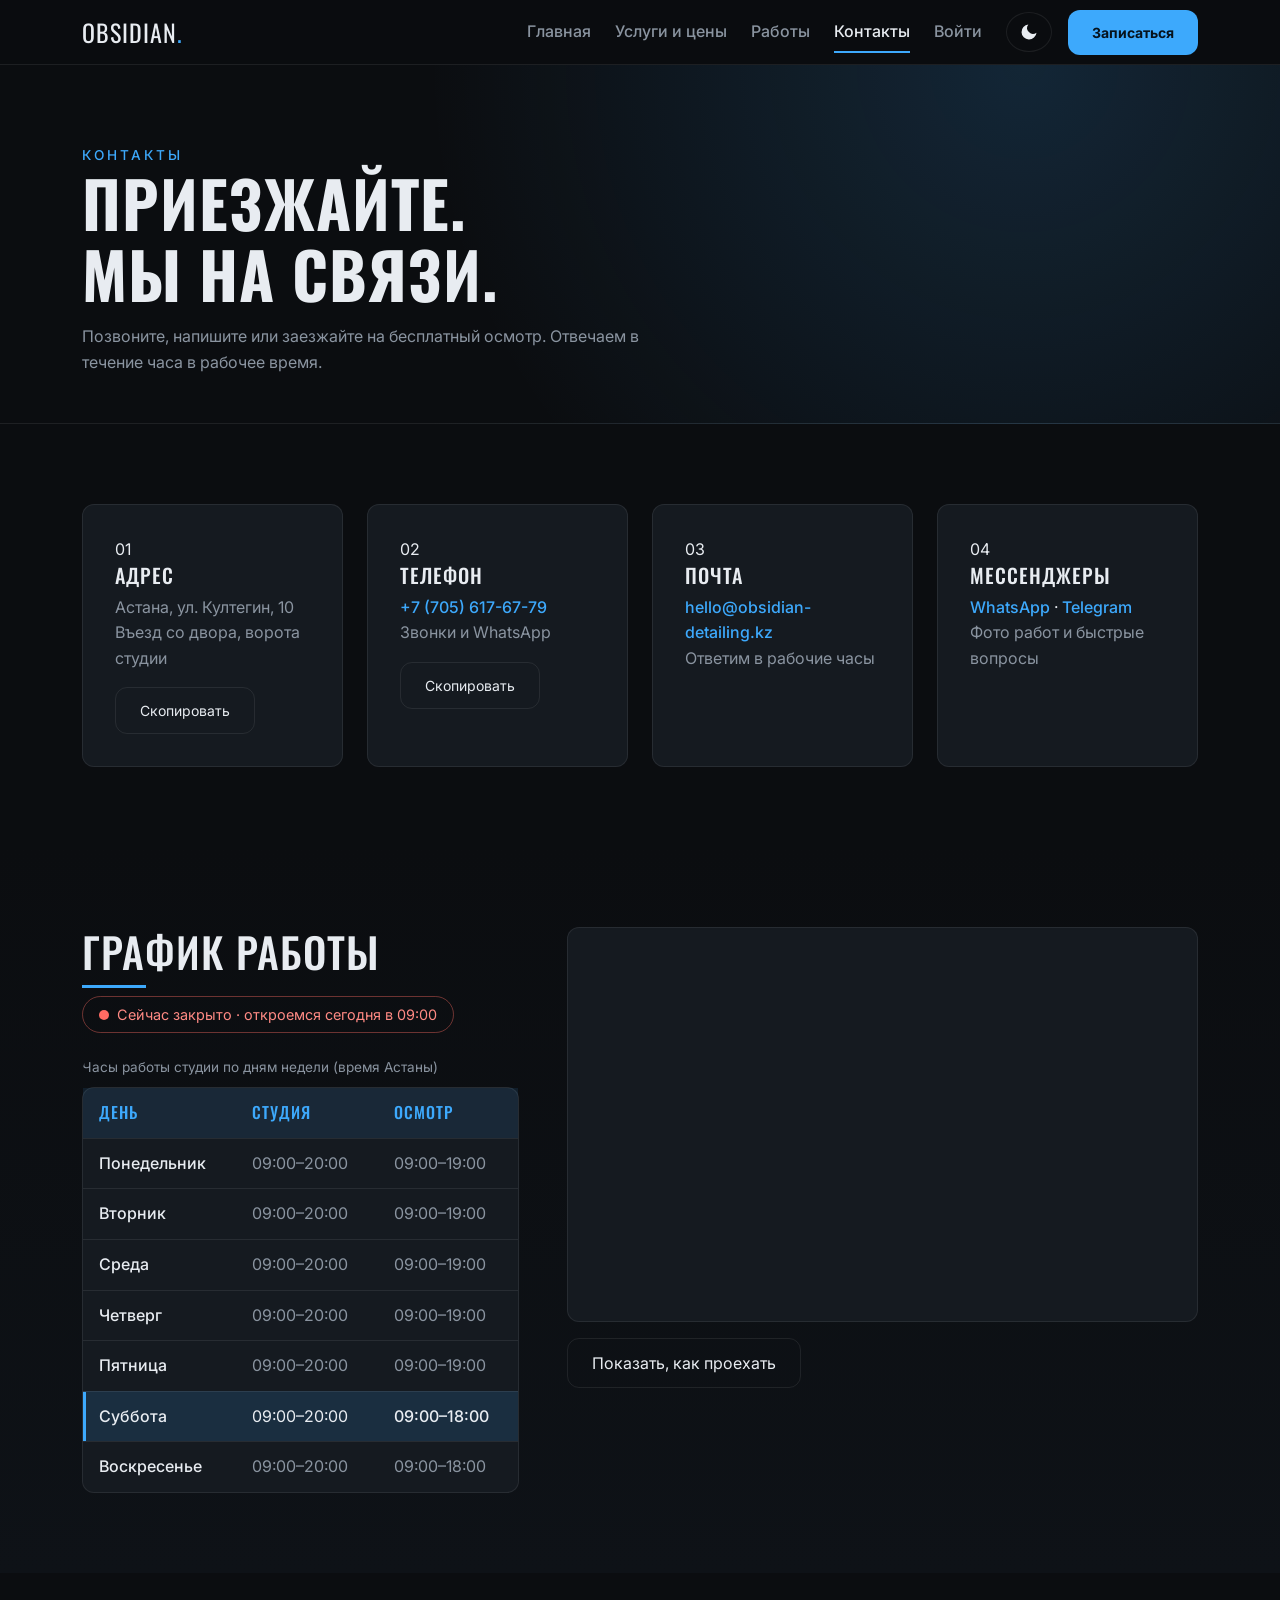
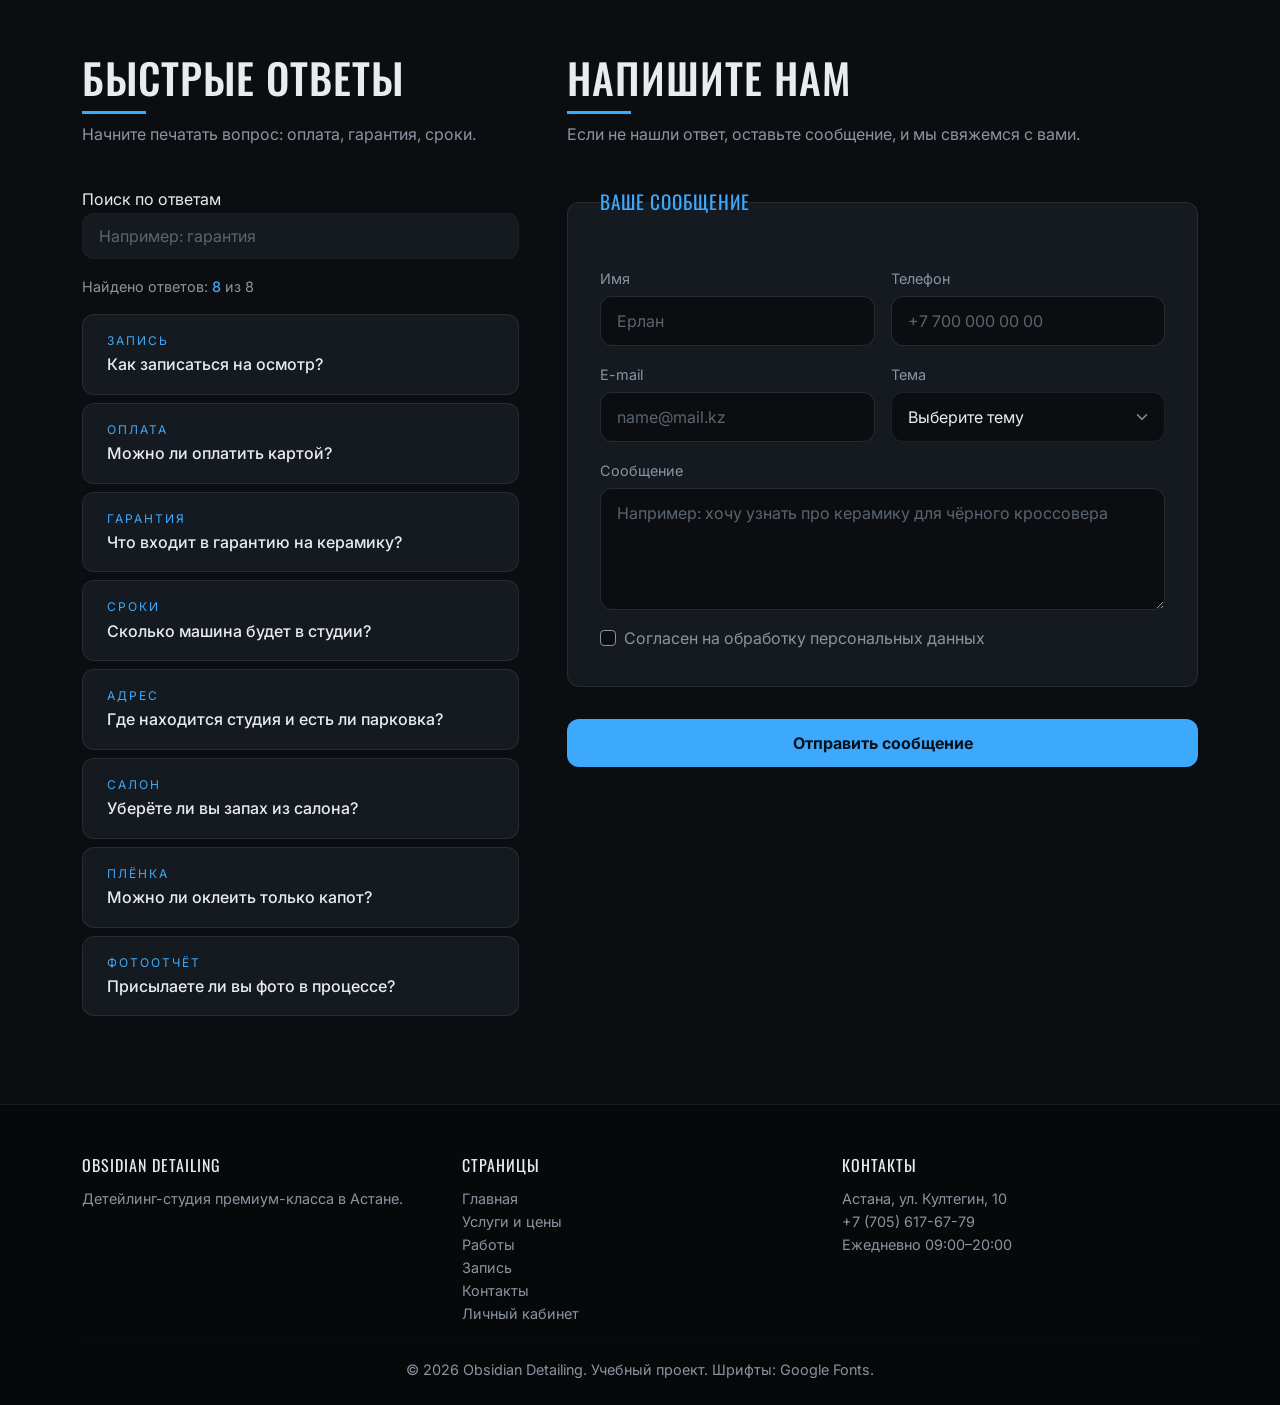
<file: contacts.html>
<!DOCTYPE html>
<html lang="ru">
<head>
  <meta charset="UTF-8">
  <meta name="viewport" content="width=device-width, initial-scale=1">
  <meta name="description" content="Контакты Obsidian Detailing: адрес, телефон, график работы и карта проезда в Астане.">
  <title>Obsidian Detailing | Контакты</title>
  <script src="js/theme.js"></script>
  <link rel="icon" href="img/favicon.svg" type="image/svg+xml">

  <link rel="preconnect" href="https://fonts.googleapis.com">
  <link rel="preconnect" href="https://fonts.gstatic.com" crossorigin>
  <link href="https://fonts.googleapis.com/css2?family=Inter:wght@400;500;700&family=Oswald:wght@500;700&display=swap" rel="stylesheet">
  <link href="https://cdn.jsdelivr.net/npm/bootstrap@5.3.3/dist/css/bootstrap.min.css" rel="stylesheet">

  <link rel="stylesheet" href="css/style.css">
  <link rel="stylesheet" href="css/contacts.css">
  <link rel="stylesheet" href="css/forms.css">
  <link rel="stylesheet" href="css/tools.css">
</head>
<body>
  <a class="skip-link" href="#content">Перейти к содержимому</a>

  <nav class="navbar navbar-expand-lg sticky-top site-nav" data-bs-theme="dark" aria-label="Основное меню">
    <div class="container">
      <a class="navbar-brand" href="index.html">OBSIDIAN<span>.</span></a>
      <button class="navbar-toggler" type="button" data-bs-toggle="collapse"
              data-bs-target="#mainMenu" aria-controls="mainMenu"
              aria-expanded="false" aria-label="Открыть меню">
        <span class="navbar-toggler-icon"></span>
      </button>
      <div class="collapse navbar-collapse" id="mainMenu">
        <ul class="navbar-nav ms-auto align-items-lg-center gap-lg-2">
          <li class="nav-item"><a class="nav-link" href="index.html">Главная</a></li>
          <li class="nav-item"><a class="nav-link" href="services.html">Услуги и цены</a></li>
          <li class="nav-item"><a class="nav-link" href="works.html">Работы<span class="nav-badge" data-fav-count hidden>0</span></a></li>
          <li class="nav-item"><a class="nav-link active" aria-current="page" href="contacts.html">Контакты</a></li>
          <li class="nav-item"><a class="nav-link" href="account.html" data-auth-link>Войти</a></li>
          <li class="nav-item ms-lg-2"><button type="button" class="theme-toggle" aria-label="Включить светлую тему"><span class="theme-icon" aria-hidden="true"></span><span class="theme-label">Светлая тема</span></button></li>
          <li class="nav-item ms-lg-2"><a class="btn btn-accent btn-sm" href="booking.html">Записаться<span class="cart-badge" data-cart-count hidden>0</span></a></li>
        </ul>
      </div>
    </div>
  </nav>

  <main id="content">
    <header class="page-head">
      <div class="container">
        <p class="hero-tag fade-up">Контакты</p>
        <h1 class="fade-up d2">Приезжайте.<br>Мы на связи.</h1>
        <p class="fade-up d3">Позвоните, напишите или заезжайте на бесплатный осмотр. Отвечаем в течение часа в рабочее время.</p>
      </div>
    </header>

    <section class="section" aria-labelledby="contactsInfoTitle">
      <div class="container">
        <h2 class="visually-hidden" id="contactsInfoTitle">Как с нами связаться</h2>
        <div class="row g-4">
          <div class="col-12 col-md-6 col-lg-3"><article class="card-gloss contact-card"><span class="icon">01</span><h2 class="card-h">Адрес</h2><p class="text-muted-2 mb-0">Астана, ул. Култегин, 10<br>Въезд со двора, ворота студии</p><button type="button" class="copy-btn btn btn-ghost btn-sm mt-3" data-copy="Астана, ул. Култегин, 10" data-name="Адрес">Скопировать</button></article></div>
          <div class="col-12 col-md-6 col-lg-3"><article class="card-gloss contact-card"><span class="icon">02</span><h2 class="card-h">Телефон</h2><p class="mb-0"><a href="tel:+77056176779">+7 (705) 617-67-79</a></p><p class="text-muted-2 mb-0">Звонки и WhatsApp</p><button type="button" class="copy-btn btn btn-ghost btn-sm mt-3" data-copy="+7 (705) 617-67-79" data-name="Телефон">Скопировать</button></article></div>
          <div class="col-12 col-md-6 col-lg-3"><article class="card-gloss contact-card"><span class="icon">03</span><h2 class="card-h">Почта</h2><p class="mb-0"><a href="mailto:hello@obsidian-detailing.kz">hello@obsidian-detailing.kz</a></p><p class="text-muted-2 mb-0">Ответим в рабочие часы</p></article></div>
          <div class="col-12 col-md-6 col-lg-3"><article class="card-gloss contact-card"><span class="icon">04</span><h2 class="card-h">Мессенджеры</h2><p class="mb-0"><a href="https://wa.me/77056176779" target="_blank" rel="noopener">WhatsApp</a> · <a href="https://t.me/+77056176779" target="_blank" rel="noopener">Telegram</a></p><p class="text-muted-2 mb-0">Фото работ и быстрые вопросы</p></article></div>
        </div>
      </div>
    </section>

    <section class="section hours-section">
      <div class="container">
        <div class="row g-4 g-lg-5 align-items-start">
          <div class="col-12 col-lg-5">
            <h2 class="section-title reveal">График работы</h2>
            <p class="open-status" id="openStatus" role="status" aria-live="polite">Проверяем время…</p>
            <table class="hours-table">
              <caption>Часы работы студии по дням недели (время Астаны)</caption>
              <thead><tr><th scope="col">День</th><th scope="col">Студия</th><th scope="col">Осмотр</th></tr></thead>
              <tbody id="hoursBody"></tbody>
            </table>
          </div>
          <div class="col-12 col-lg-7">
            <div class="map-wrap">
              <iframe title="Карта: студия Obsidian Detailing, Астана, ул. Култегин, 10" loading="lazy"
                src="https://www.openstreetmap.org/export/embed.html?bbox=71.395%2C51.078%2C71.435%2C51.100&amp;layer=mapnik&amp;marker=51.089%2C71.415"></iframe>
            </div>
            <button type="button" class="btn btn-ghost route-toggle" id="routeToggle" aria-expanded="false" aria-controls="routeSteps">Показать, как проехать</button>
            <ol class="route" id="routeSteps" style="display:none">
              <li><b>На машине:</b> заезжайте во двор по ул. Култегин, ворота студии справа, гостевая парковка бесплатная.</li>
              <li><b>На автобусе:</b> выйдите на ближайшей остановке и пройдите 5 минут пешком вдоль ул. Култегин.</li>
              <li><b>Такси:</b> укажите адрес «Култегин, 10» и попросите въехать во двор.</li>
            </ol>
          </div>
        </div>
      </div>
    </section>

    <section class="section">
      <div class="container">
        <div class="row g-4 g-lg-5">
          <div class="col-12 col-lg-5">
            <h2 class="section-title reveal">Быстрые ответы</h2>
            <p class="section-lead reveal">Начните печатать вопрос: оплата, гарантия, сроки.</p>
            <div class="tool">
              <label for="answerSearch">Поиск по ответам</label>
              <input type="search" id="answerSearch" class="form-control tool-input" placeholder="Например: гарантия" autocomplete="off">
            </div>
            <p class="result-count mt-3" id="answerCount" aria-live="polite"></p>
            <div id="answerList"></div>
          </div>
          <div class="col-12 col-lg-7">
            <h2 class="section-title reveal">Напишите нам</h2>
            <p class="section-lead reveal">Если не нашли ответ, оставьте сообщение, и мы свяжемся с вами.</p>
            <div class="form-success" id="contactSuccess" role="status">
              <span class="success-icon" aria-hidden="true">✓</span>
              <h3>Сообщение отправлено</h3>
              <p id="contactSuccessText"></p>
            </div>
            <p class="draft-notice" id="draftNotice" role="status" hidden>
              <span>Черновик восстановлен: вы остановились здесь в прошлый раз.</span>
              <button type="button" class="btn btn-ghost btn-sm" id="draftClear">Очистить черновик</button>
            </p>
            <form id="contactForm" class="site-form" novalidate>
              <fieldset>
                <legend>Ваше сообщение</legend>
                <div class="row g-3">
                  <div class="col-12 col-md-6"><div class="field" data-field="name">
<label for="name" class="form-label">Имя</label>
<input type="text" class="form-control" id="name" name="name" placeholder="Ерлан" autocomplete="given-name">
<div class="field-error" id="name-error" role="alert"></div>
</div></div>
                  <div class="col-12 col-md-6"><div class="field" data-field="phone">
<label for="phone" class="form-label">Телефон</label>
<input type="tel" class="form-control" id="phone" name="phone" placeholder="+7 700 000 00 00" autocomplete="tel">
<div class="field-error" id="phone-error" role="alert"></div>
</div></div>
                  <div class="col-12 col-md-6"><div class="field" data-field="email">
<label for="email" class="form-label">E-mail</label>
<input type="email" class="form-control" id="email" name="email" placeholder="name@mail.kz" autocomplete="email">
<div class="field-error" id="email-error" role="alert"></div>
</div></div>
                  <div class="col-12 col-md-6"><div class="field" data-field="topic">
<label for="topic" class="form-label">Тема</label>
<select class="form-select" id="topic" name="topic">
  <option value="" selected>Выберите тему</option>
  <option>Вопрос по услугам</option>
  <option>Стоимость и расчёт</option>
  <option>Гарантия и обслуживание</option>
  <option>Сотрудничество</option>
</select>
<div class="field-error" id="topic-error" role="alert"></div>
</div></div>
                  <div class="col-12"><div class="field" data-field="message">
<label for="message" class="form-label">Сообщение</label>
<textarea class="form-control" id="message" name="message" rows="4" placeholder="Например: хочу узнать про керамику для чёрного кроссовера"></textarea>
<div class="field-error" id="message-error" role="alert"></div>
</div></div>
                  <div class="col-12"><div class="field" data-field="consent">
                    <div class="form-check"><input class="form-check-input" type="checkbox" id="consent" name="consent"><label class="form-check-label consent-label" for="consent">Согласен на обработку персональных данных</label></div>
                    <div class="field-error" id="consent-error" role="alert"></div>
                  </div></div>
                </div>
              </fieldset>
              <button type="submit" class="btn btn-accent w-100">Отправить сообщение</button>
            </form>
          </div>
        </div>
      </div>
    </section>
  </main>

  <footer class="site-footer">
    <div class="container">
      <div class="row g-4">
        <div class="col-12 col-md-4">
          <p class="footer-title">Obsidian Detailing</p>
          <p>Детейлинг-студия премиум-класса в Астане.</p>
        </div>
        <div class="col-6 col-md-4">
          <p class="footer-title">Страницы</p>
          <ul class="list-unstyled mb-0">
            <li><a href="index.html">Главная</a></li>
            <li><a href="services.html">Услуги и цены</a></li>
            <li><a href="works.html">Работы</a></li>
            <li><a href="booking.html">Запись</a></li>
            <li><a href="contacts.html">Контакты</a></li>
            <li><a href="account.html">Личный кабинет</a></li>
          </ul>
        </div>
        <div class="col-6 col-md-4">
          <p class="footer-title">Контакты</p>
          <p class="mb-0">Астана, ул. Култегин, 10<br><a href="tel:+77056176779">+7 (705) 617-67-79</a><br>Ежедневно 09:00–20:00</p>
        </div>
      </div>
      <hr style="border-color: var(--line)">
      <p class="mb-0 text-center">© 2026 Obsidian Detailing. Учебный проект.  Шрифты: Google Fonts.</p>
    </div>
  </footer>

  <button type="button" class="to-top" aria-label="Наверх">↑</button>

  <script src="https://cdn.jsdelivr.net/npm/jquery@3.7.1/dist/jquery.min.js"></script>
  <script src="https://cdn.jsdelivr.net/npm/bootstrap@5.3.3/dist/js/bootstrap.bundle.min.js"></script>
  <script src="js/common.js"></script>
  <script src="js/store.js"></script>
  <script src="js/toast.js"></script>
  <script src="js/auth.js"></script>
  <script src="js/cart.js"></script>
  <script src="js/favorites.js"></script>
  <script src="js/validate.js"></script>
  <script src="js/contacts.js"></script>
</body>
</html>
</file>
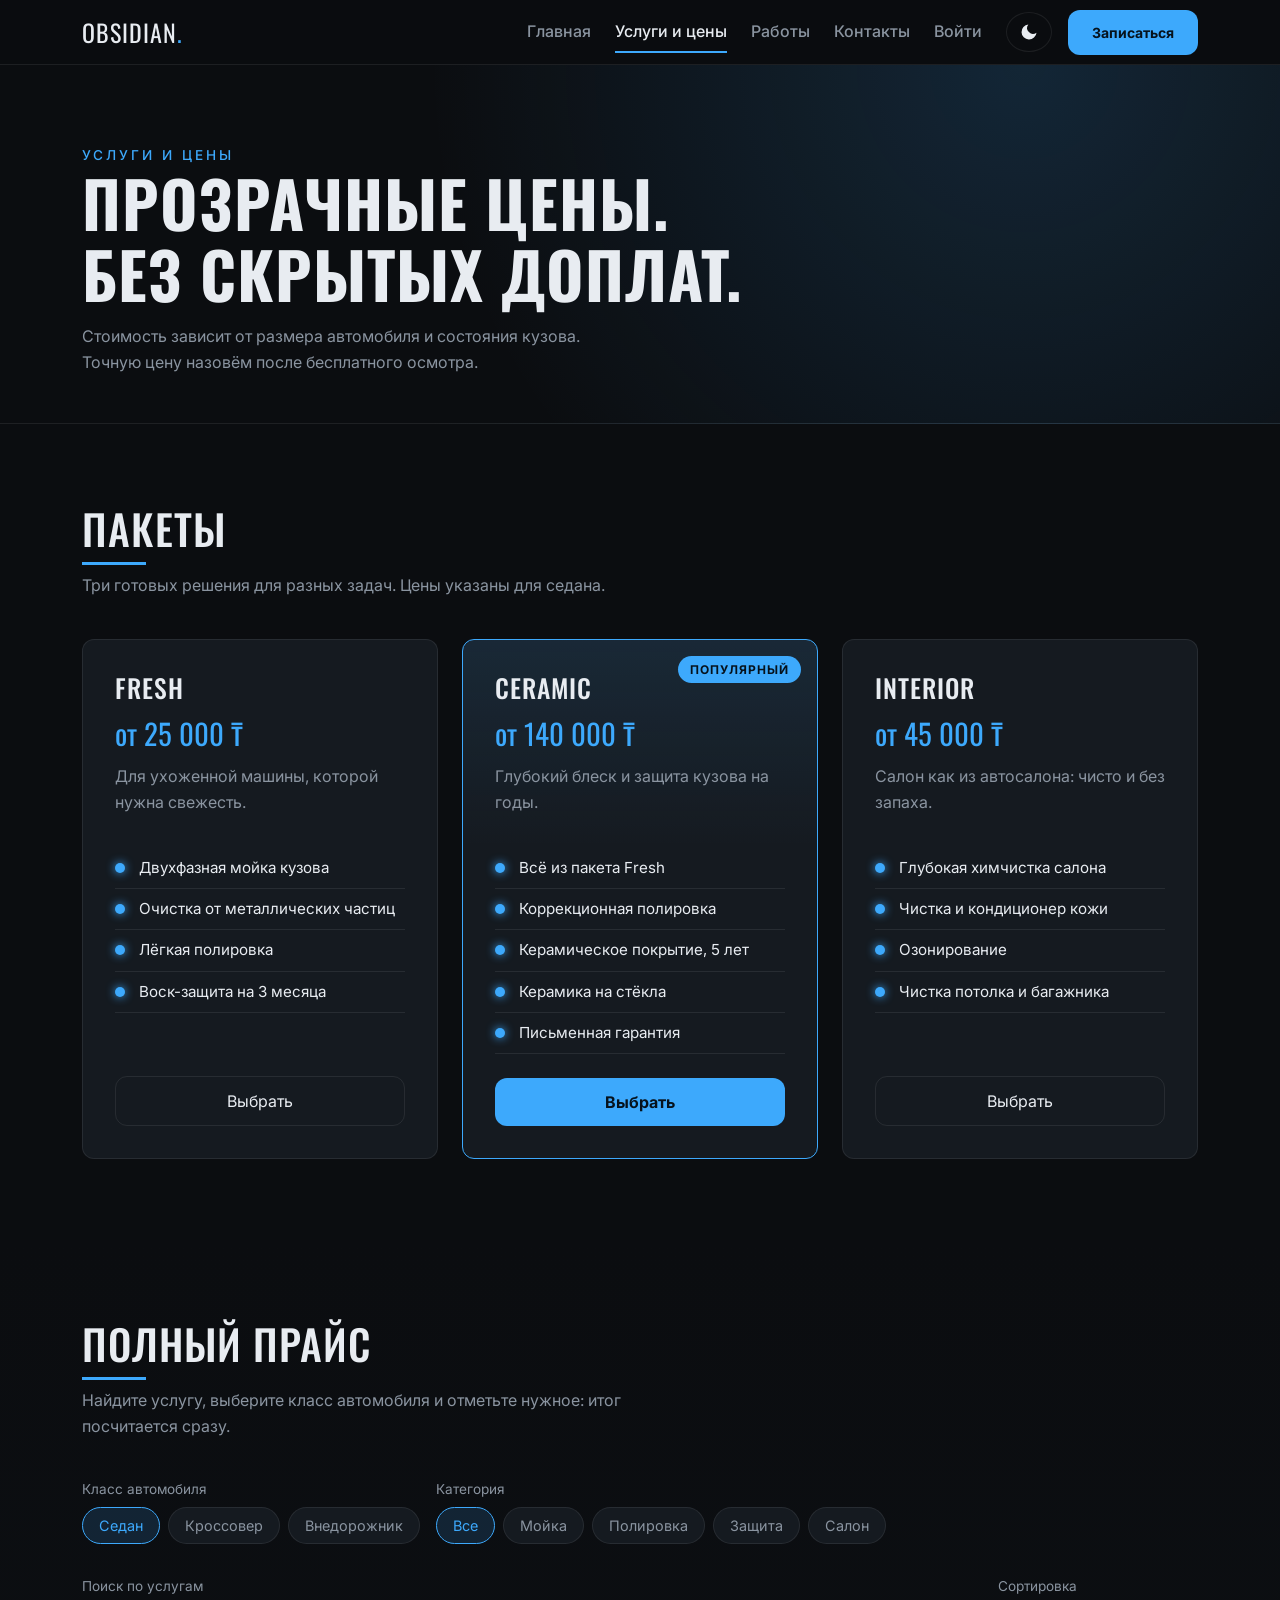
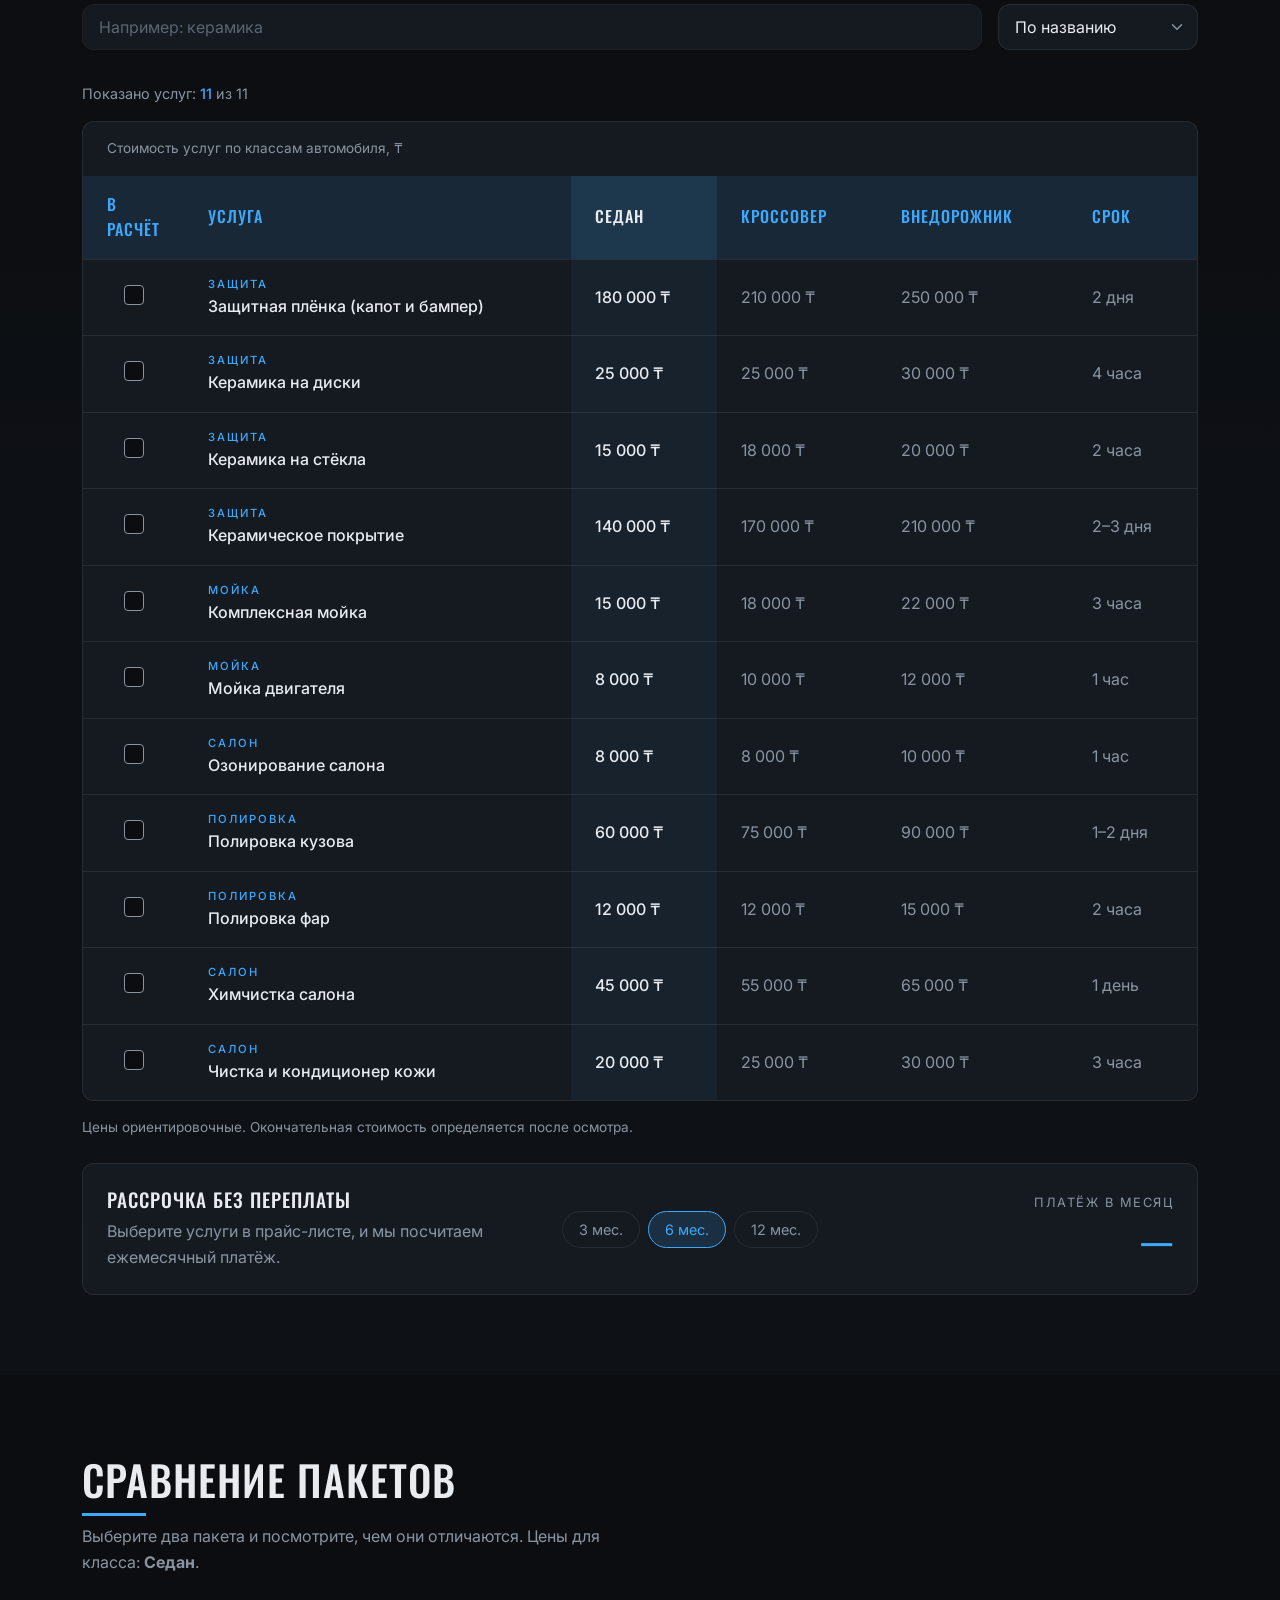
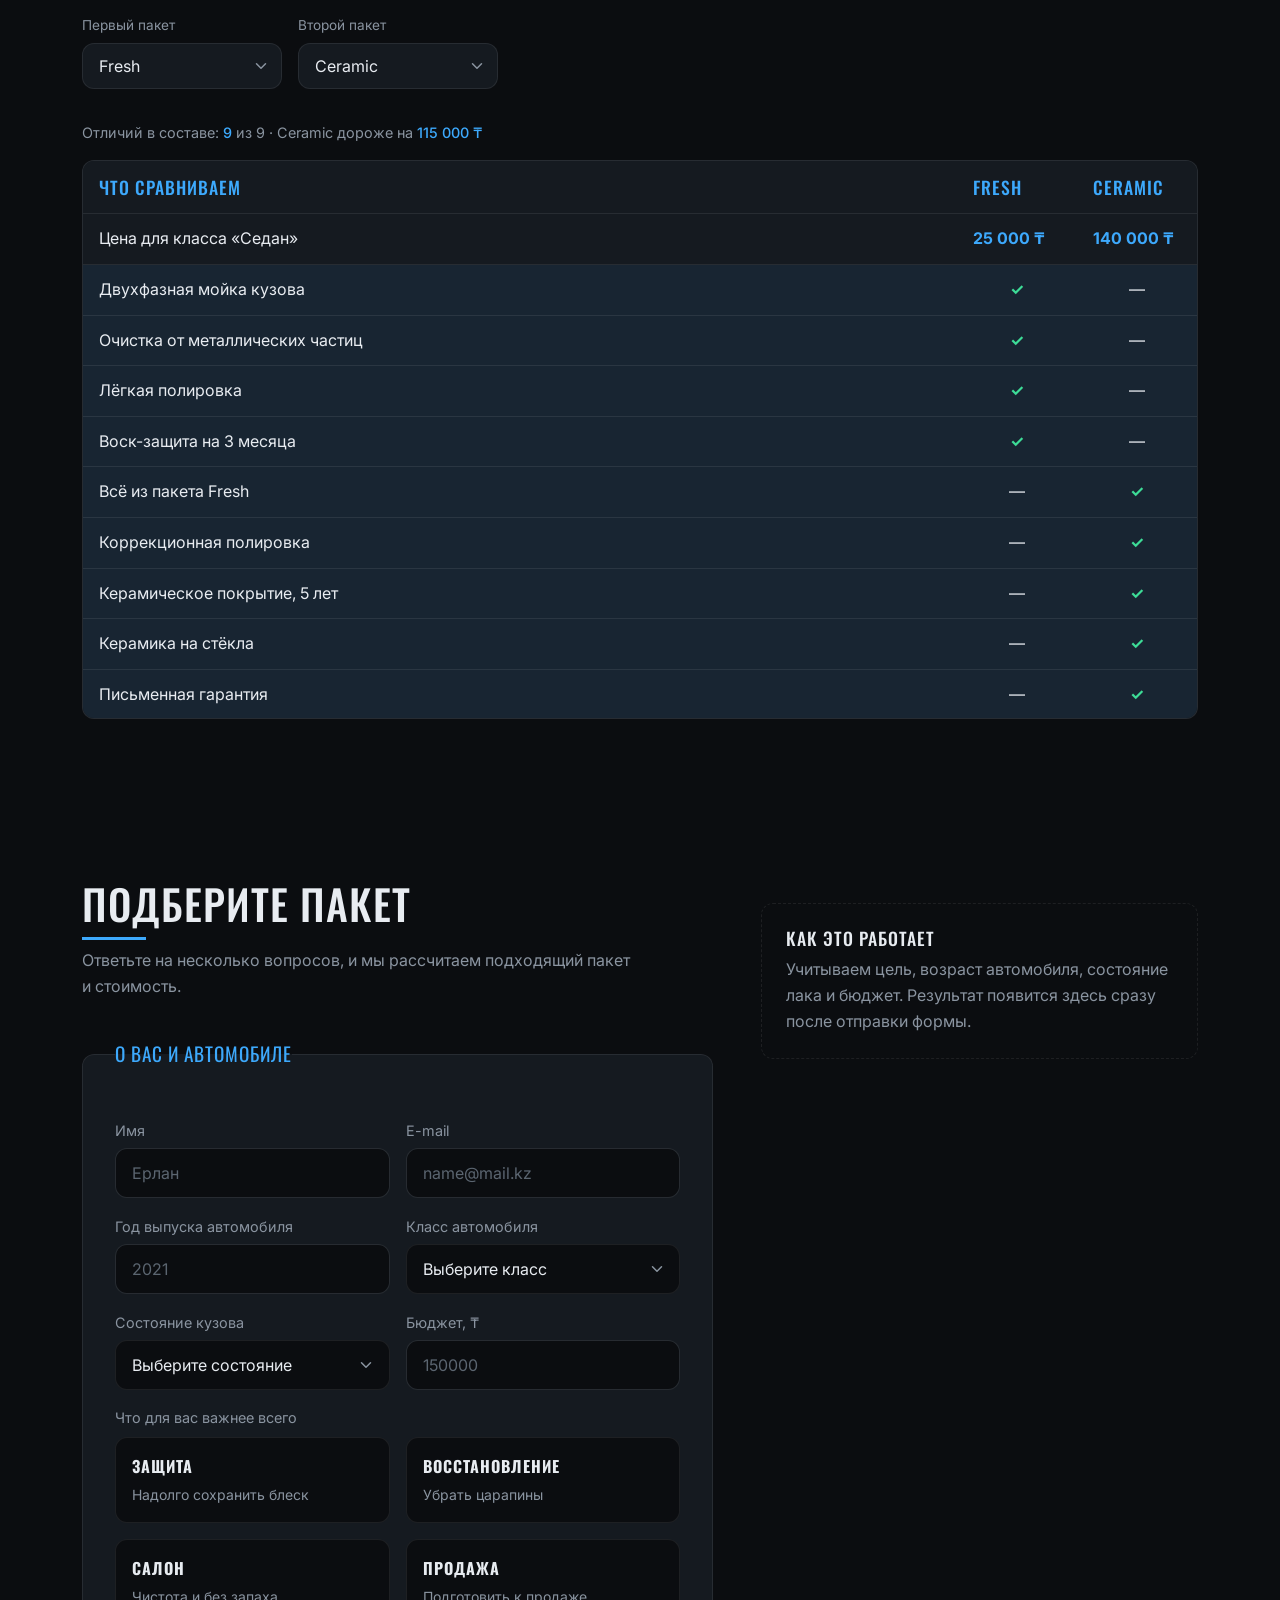
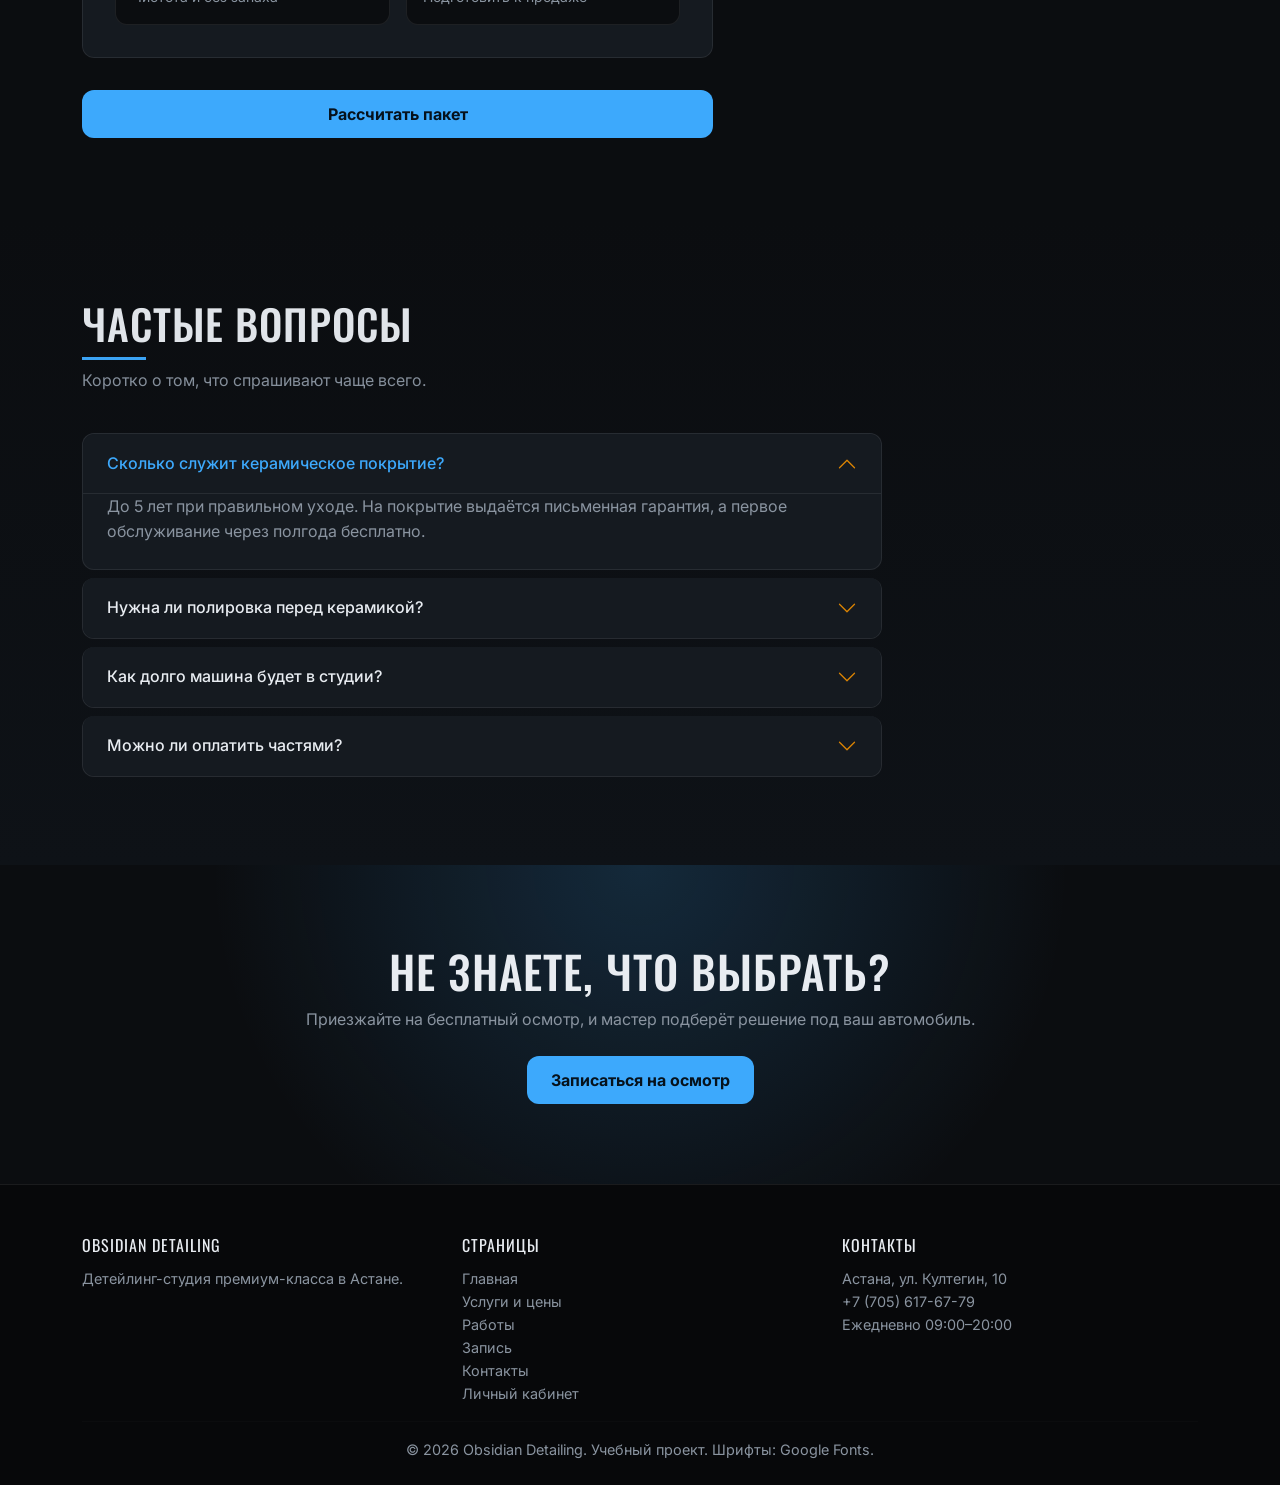
<file: services.html>
<!DOCTYPE html>
<html lang="ru">
<head>
  <meta charset="UTF-8">
  <meta name="viewport" content="width=device-width, initial-scale=1">
  <meta name="description" content="Услуги и цены Obsidian Detailing: мойка, полировка, керамика, химчистка и защитная плёнка в Астане.">
  <title>Obsidian Detailing | Услуги и цены</title>
  <script src="js/theme.js"></script>
  <link rel="icon" href="img/favicon.svg" type="image/svg+xml">

  <link rel="preconnect" href="https://fonts.googleapis.com">
  <link rel="preconnect" href="https://fonts.gstatic.com" crossorigin>
  <link href="https://fonts.googleapis.com/css2?family=Inter:wght@400;500;700&family=Oswald:wght@500;700&display=swap" rel="stylesheet">
  <link href="https://cdn.jsdelivr.net/npm/bootstrap@5.3.3/dist/css/bootstrap.min.css" rel="stylesheet">

  <link rel="stylesheet" href="css/style.css">
  <link rel="stylesheet" href="css/services.css">
  <link rel="stylesheet" href="css/forms.css">
  <link rel="stylesheet" href="css/tools.css">
</head>
<body>
  <a class="skip-link" href="#content">Перейти к содержимому</a>

  <nav class="navbar navbar-expand-lg sticky-top site-nav" data-bs-theme="dark" aria-label="Основное меню">
    <div class="container">
      <a class="navbar-brand" href="index.html">OBSIDIAN<span>.</span></a>
      <button class="navbar-toggler" type="button" data-bs-toggle="collapse"
              data-bs-target="#mainMenu" aria-controls="mainMenu"
              aria-expanded="false" aria-label="Открыть меню">
        <span class="navbar-toggler-icon"></span>
      </button>
      <div class="collapse navbar-collapse" id="mainMenu">
        <ul class="navbar-nav ms-auto align-items-lg-center gap-lg-2">
          <li class="nav-item"><a class="nav-link" href="index.html">Главная</a></li>
          <li class="nav-item"><a class="nav-link active" aria-current="page" href="services.html">Услуги и цены</a></li>
          <li class="nav-item"><a class="nav-link" href="works.html">Работы<span class="nav-badge" data-fav-count hidden>0</span></a></li>
          <li class="nav-item"><a class="nav-link" href="contacts.html">Контакты</a></li>
          <li class="nav-item"><a class="nav-link" href="account.html" data-auth-link>Войти</a></li>
          <li class="nav-item ms-lg-2"><button type="button" class="theme-toggle" aria-label="Включить светлую тему"><span class="theme-icon" aria-hidden="true"></span><span class="theme-label">Светлая тема</span></button></li>
          <li class="nav-item ms-lg-2"><a class="btn btn-accent btn-sm" href="booking.html">Записаться<span class="cart-badge" data-cart-count hidden>0</span></a></li>
        </ul>
      </div>
    </div>
  </nav>

  <main id="content">
    <header class="page-head">
      <div class="container">
        <p class="hero-tag fade-up">Услуги и цены</p>
        <h1 class="fade-up d2">Прозрачные цены.<br>Без скрытых доплат.</h1>
        <p class="fade-up d3">Стоимость зависит от размера автомобиля и состояния кузова. Точную цену назовём после бесплатного осмотра.</p>
      </div>
    </header>

    <section class="section">
      <div class="container">
        <h2 class="section-title reveal">Пакеты</h2>
        <p class="section-lead reveal">Три готовых решения для разных задач. Цены указаны для седана.</p>
        <div class="row g-4" id="packages"></div>
      </div>
    </section>

    <section class="section price-section" id="price">
      <div class="container">
        <h2 class="section-title reveal">Полный прайс</h2>
        <p class="section-lead reveal">Найдите услугу, выберите класс автомобиля и отметьте нужное: итог посчитается сразу.</p>

        <div class="toolbar">
          <div class="tool">
            <span class="tool-label" id="classLabel">Класс автомобиля</span>
            <div class="chips" id="classChips" role="group" aria-labelledby="classLabel">
              <button type="button" class="chip" data-cls="sedan" aria-pressed="true">Седан</button>
              <button type="button" class="chip" data-cls="crossover" aria-pressed="false">Кроссовер</button>
              <button type="button" class="chip" data-cls="suv" aria-pressed="false">Внедорожник</button>
            </div>
          </div>
          <div class="tool">
            <span class="tool-label" id="catLabel">Категория</span>
            <div class="chips" id="catChips" role="group" aria-labelledby="catLabel">
              <button type="button" class="chip" data-cat="all" aria-pressed="true">Все</button>
              <button type="button" class="chip" data-cat="wash" aria-pressed="false">Мойка</button>
              <button type="button" class="chip" data-cat="polish" aria-pressed="false">Полировка</button>
              <button type="button" class="chip" data-cat="protect" aria-pressed="false">Защита</button>
              <button type="button" class="chip" data-cat="interior" aria-pressed="false">Салон</button>
            </div>
          </div>
        </div>
        <div class="toolbar">
          <div class="tool grow">
            <label for="priceSearch">Поиск по услугам</label>
            <input type="search" id="priceSearch" class="form-control tool-input" placeholder="Например: керамика" autocomplete="off">
          </div>
          <div class="tool">
            <label for="priceSort">Сортировка</label>
            <select id="priceSort" class="form-select tool-input">
              <option value="name">По названию</option>
              <option value="asc">Сначала дешевле</option>
              <option value="desc">Сначала дороже</option>
              <option value="time">Сначала быстрее</option>
            </select>
          </div>
        </div>
        <p class="result-count" id="priceCount" aria-live="polite"></p>

        <div class="price-wrap" id="priceWrap">
          <table class="price-table">
            <caption>Стоимость услуг по классам автомобиля, ₸</caption>
            <thead id="priceHead">
              <tr>
                <th scope="col">В расчёт</th>
                <th scope="col">Услуга</th>
                <th scope="col" data-class="sedan">Седан</th>
                <th scope="col" data-class="crossover">Кроссовер</th>
                <th scope="col" data-class="suv">Внедорожник</th>
                <th scope="col">Срок</th>
              </tr>
            </thead>
            <tbody id="priceBody"></tbody>
          </table>
        </div>
        <div class="empty-state" id="priceEmpty" style="display:none">
          <strong>Услуга не найдена</strong>
          <span>Проверьте написание или сбросьте фильтры.</span><br>
          <button type="button" class="btn btn-ghost mt-3" id="resetFilters">Сбросить фильтры</button>
        </div>
        <p class="price-note">Цены ориентировочные. Окончательная стоимость определяется после осмотра.</p>

        <div class="cart-bar" id="cartBar" style="display:none" role="region" aria-label="Выбранные услуги" aria-live="polite">
          <div><span>Выбрано услуг: <b id="cartCount">0</b></span><span>Срок: <b id="cartHours">0 ч</b></span></div>
          <div class="cart-total"><span>Итого от</span><strong id="cartTotal">0 ₸</strong></div>
          <div class="cart-actions">
            <button type="button" class="btn btn-ghost btn-sm" id="cartClear">Очистить</button>
            <a href="booking.html" class="btn btn-accent btn-sm">Записаться</a>
          </div>
        </div>

        <div class="installment" id="installment">
          <div class="installment-text">
            <h3 class="installment-title">Рассрочка без переплаты</h3>
            <p class="text-muted-2 mb-0" id="installmentHint">Выберите услуги в прайс-листе, и мы посчитаем ежемесячный платёж.</p>
          </div>
          <div class="chips" id="termChips" role="group" aria-label="Срок рассрочки">
            <button type="button" class="chip" data-term="3" aria-pressed="false">3 мес.</button>
            <button type="button" class="chip" data-term="6" aria-pressed="true">6 мес.</button>
            <button type="button" class="chip" data-term="12" aria-pressed="false">12 мес.</button>
          </div>
          <div class="installment-result" aria-live="polite">
            <span>Платёж в месяц</span>
            <strong id="installmentMonthly">—</strong>
            <small id="installmentNote"></small>
          </div>
        </div>
      </div>
    </section>

    <section class="section compare-section" id="compare" aria-labelledby="compareTitle">
      <div class="container">
        <h2 class="section-title reveal" id="compareTitle">Сравнение пакетов</h2>
        <p class="section-lead reveal">Выберите два пакета и посмотрите, чем они отличаются. Цены для класса: <b id="compareClass"></b>.</p>
        <div class="toolbar">
          <div class="tool">
            <label for="compareA">Первый пакет</label>
            <select id="compareA" class="form-select tool-input"></select>
          </div>
          <div class="tool">
            <label for="compareB">Второй пакет</label>
            <select id="compareB" class="form-select tool-input"></select>
          </div>
        </div>
        <p class="result-count" id="compareMessage" aria-live="polite"></p>
        <div class="table-responsive compare-wrap" id="compareWrap">
          <table class="table compare-table">
            <caption class="visually-hidden">Сравнение двух пакетов услуг</caption>
            <thead id="compareHead"></thead>
            <tbody id="compareBody"></tbody>
          </table>
        </div>
      </div>
    </section>

    <section class="section" id="finder">
      <div class="container">
        <div class="row g-4 g-lg-5">
          <div class="col-12 col-lg-7">
            <h2 class="section-title reveal">Подберите пакет</h2>
            <p class="section-lead reveal">Ответьте на несколько вопросов, и мы рассчитаем подходящий пакет и стоимость.</p>
            <form id="finderForm" class="site-form" novalidate>
              <fieldset>
                <legend>О вас и автомобиле</legend>
                <div class="row g-3">
                  <div class="col-12 col-md-6"><div class="field" data-field="name">
<label for="name" class="form-label">Имя</label>
<input type="text" class="form-control" id="name" name="name" placeholder="Ерлан" autocomplete="given-name">
<div class="field-error" id="name-error" role="alert"></div>
</div></div>
                  <div class="col-12 col-md-6"><div class="field" data-field="email">
<label for="email" class="form-label">E-mail</label>
<input type="email" class="form-control" id="email" name="email" placeholder="name@mail.kz" autocomplete="email">
<div class="field-error" id="email-error" role="alert"></div>
</div></div>
                  <div class="col-12 col-md-6"><div class="field" data-field="year">
<label for="year" class="form-label">Год выпуска автомобиля</label>
<input type="number" class="form-control" id="year" name="year" placeholder="2021" inputmode="numeric">
<div class="field-error" id="year-error" role="alert"></div>
</div></div>
                  <div class="col-12 col-md-6"><div class="field" data-field="carClass">
<label for="carClass" class="form-label">Класс автомобиля</label>
<select class="form-select" id="carClass" name="carClass">
  <option value="" selected>Выберите класс</option>
  <option value="sedan">Седан</option>
  <option value="crossover">Кроссовер</option>
  <option value="suv">Внедорожник</option>
</select>
<div class="field-error" id="carClass-error" role="alert"></div>
</div></div>
                  <div class="col-12 col-md-6"><div class="field" data-field="condition">
<label for="condition" class="form-label">Состояние кузова</label>
<select class="form-select" id="condition" name="condition">
  <option value="" selected>Выберите состояние</option>
  <option value="good">Хорошее, почти без царапин</option>
  <option value="medium">Есть мелкие царапины</option>
  <option value="bad">Глубокие царапины, потускнел лак</option>
</select>
<div class="field-error" id="condition-error" role="alert"></div>
</div></div>
                  <div class="col-12 col-md-6"><div class="field" data-field="budget">
<label for="budget" class="form-label">Бюджет, ₸</label>
<input type="number" class="form-control" id="budget" name="budget" placeholder="150000" inputmode="numeric">
<div class="field-error" id="budget-error" role="alert"></div>
</div></div>
                  <div class="col-12">
                    <div class="field" data-field="goal">
                      <p class="form-label mb-2" id="goalLabel">Что для вас важнее всего</p>
                      <div class="goal-grid" role="radiogroup" aria-labelledby="goalLabel">
                        <label class="class-option"><input type="radio" name="goal" value="protect"><span><b>Защита</b><small>Надолго сохранить блеск</small></span></label>
                        <label class="class-option"><input type="radio" name="goal" value="restore"><span><b>Восстановление</b><small>Убрать царапины</small></span></label>
                        <label class="class-option"><input type="radio" name="goal" value="interior"><span><b>Салон</b><small>Чистота и без запаха</small></span></label>
                        <label class="class-option"><input type="radio" name="goal" value="sell"><span><b>Продажа</b><small>Подготовить к продаже</small></span></label>
                      </div>
                      <div class="field-error" id="goal-error" role="alert"></div>
                    </div>
                  </div>
                </div>
              </fieldset>
              <button type="submit" class="btn btn-accent w-100">Рассчитать пакет</button>
            </form>
          </div>
          <div class="col-12 col-lg-5">
            <div class="finder-result" id="finderResult" role="status" aria-live="polite">
              <span class="success-icon" aria-hidden="true">✓</span>
              <p class="text-muted-2 mb-1"><span id="fName"></span>, мы рекомендуем</p>
              <h3 id="fPackage">Пакет</h3>
              <p class="finder-price" id="fPrice"></p>
              <p class="text-muted-2" id="fBudget"></p>
              <ul id="fReasons"></ul>
              <p class="text-muted-2 small">Рекомендация сохранена: на странице записи появится кнопка «Выбрать рекомендованный пакет».</p>
              <a href="booking.html" class="btn btn-accent w-100">Записаться на осмотр</a>
            </div>
            <aside class="finder-hint" aria-label="Подсказка">
              <h3>Как это работает</h3>
              <p class="text-muted-2 mb-0">Учитываем цель, возраст автомобиля, состояние лака и бюджет. Результат появится здесь сразу после отправки формы.</p>
            </aside>
          </div>
        </div>
      </div>
    </section>

    <section class="section faq-section">
      <div class="container">
        <h2 class="section-title reveal">Частые вопросы</h2>
        <p class="section-lead reveal">Коротко о том, что спрашивают чаще всего.</p>
        <div class="accordion faq" id="faq">
          <div class="accordion-item">
            <h3 class="accordion-header">
              <button class="accordion-button" type="button" data-bs-toggle="collapse" data-bs-target="#q1" aria-expanded="true" aria-controls="q1">Сколько служит керамическое покрытие?</button>
            </h3>
            <div id="q1" class="accordion-collapse collapse show" data-bs-parent="#faq">
              <div class="accordion-body">До 5 лет при правильном уходе. На покрытие выдаётся письменная гарантия, а первое обслуживание через полгода бесплатно.</div>
            </div>
          </div>
          <div class="accordion-item">
            <h3 class="accordion-header">
              <button class="accordion-button collapsed" type="button" data-bs-toggle="collapse" data-bs-target="#q2" aria-expanded="false" aria-controls="q2">Нужна ли полировка перед керамикой?</button>
            </h3>
            <div id="q2" class="accordion-collapse collapse" data-bs-parent="#faq">
              <div class="accordion-body">Да. Керамика закрепляет состояние лака, поэтому царапины и голограммы убираем заранее. Поэтому в пакет Ceramic входит коррекционная полировка.</div>
            </div>
          </div>
          <div class="accordion-item">
            <h3 class="accordion-header">
              <button class="accordion-button collapsed" type="button" data-bs-toggle="collapse" data-bs-target="#q3" aria-expanded="false" aria-controls="q3">Как долго машина будет в студии?</button>
            </h3>
            <div id="q3" class="accordion-collapse collapse" data-bs-parent="#faq">
              <div class="accordion-body">От 3 часов для мойки до 3 дней для полного комплекса. Срок называем заранее, а о ходе работ присылаем фотоотчёт.</div>
            </div>
          </div>
          <div class="accordion-item">
            <h3 class="accordion-header">
              <button class="accordion-button collapsed" type="button" data-bs-toggle="collapse" data-bs-target="#q4" aria-expanded="false" aria-controls="q4">Можно ли оплатить частями?</button>
            </h3>
            <div id="q4" class="accordion-collapse collapse" data-bs-parent="#faq">
              <div class="accordion-body">Да. Для крупных услуг, таких как керамика и плёнка, возможна предоплата 50 процентов, а остаток при выдаче.</div>
            </div>
          </div>
        </div>
      </div>
    </section>

    <section class="cta">
      <div class="container text-center">
        <h2>Не знаете, что выбрать?</h2>
        <p class="text-muted-2">Приезжайте на бесплатный осмотр, и мастер подберёт решение под ваш автомобиль.</p>
        <a href="booking.html" class="btn btn-accent">Записаться на осмотр</a>
      </div>
    </section>
  </main>

  <footer class="site-footer">
    <div class="container">
      <div class="row g-4">
        <div class="col-12 col-md-4">
          <p class="footer-title">Obsidian Detailing</p>
          <p>Детейлинг-студия премиум-класса в Астане.</p>
        </div>
        <div class="col-6 col-md-4">
          <p class="footer-title">Страницы</p>
          <ul class="list-unstyled mb-0">
            <li><a href="index.html">Главная</a></li>
            <li><a href="services.html">Услуги и цены</a></li>
            <li><a href="works.html">Работы</a></li>
            <li><a href="booking.html">Запись</a></li>
            <li><a href="contacts.html">Контакты</a></li>
            <li><a href="account.html">Личный кабинет</a></li>
          </ul>
        </div>
        <div class="col-6 col-md-4">
          <p class="footer-title">Контакты</p>
          <p class="mb-0">Астана, ул. Култегин, 10<br><a href="tel:+77056176779">+7 (705) 617-67-79</a><br>Ежедневно 09:00–20:00</p>
        </div>
      </div>
      <hr style="border-color: var(--line)">
      <p class="mb-0 text-center">© 2026 Obsidian Detailing. Учебный проект. Шрифты: Google Fonts.</p>
    </div>
  </footer>

  <button type="button" class="to-top" aria-label="Наверх">↑</button>

  <script src="https://cdn.jsdelivr.net/npm/jquery@3.7.1/dist/jquery.min.js"></script>
  <script src="https://cdn.jsdelivr.net/npm/bootstrap@5.3.3/dist/js/bootstrap.bundle.min.js"></script>
  <script src="js/common.js"></script>
  <script src="js/store.js"></script>
  <script src="js/toast.js"></script>
  <script src="js/auth.js"></script>
  <script src="js/cart.js"></script>
  <script src="js/favorites.js"></script>
  <script src="js/data.js"></script>
  <script src="js/validate.js"></script>
  <script src="js/services.js"></script>
</body>
</html>
</file>
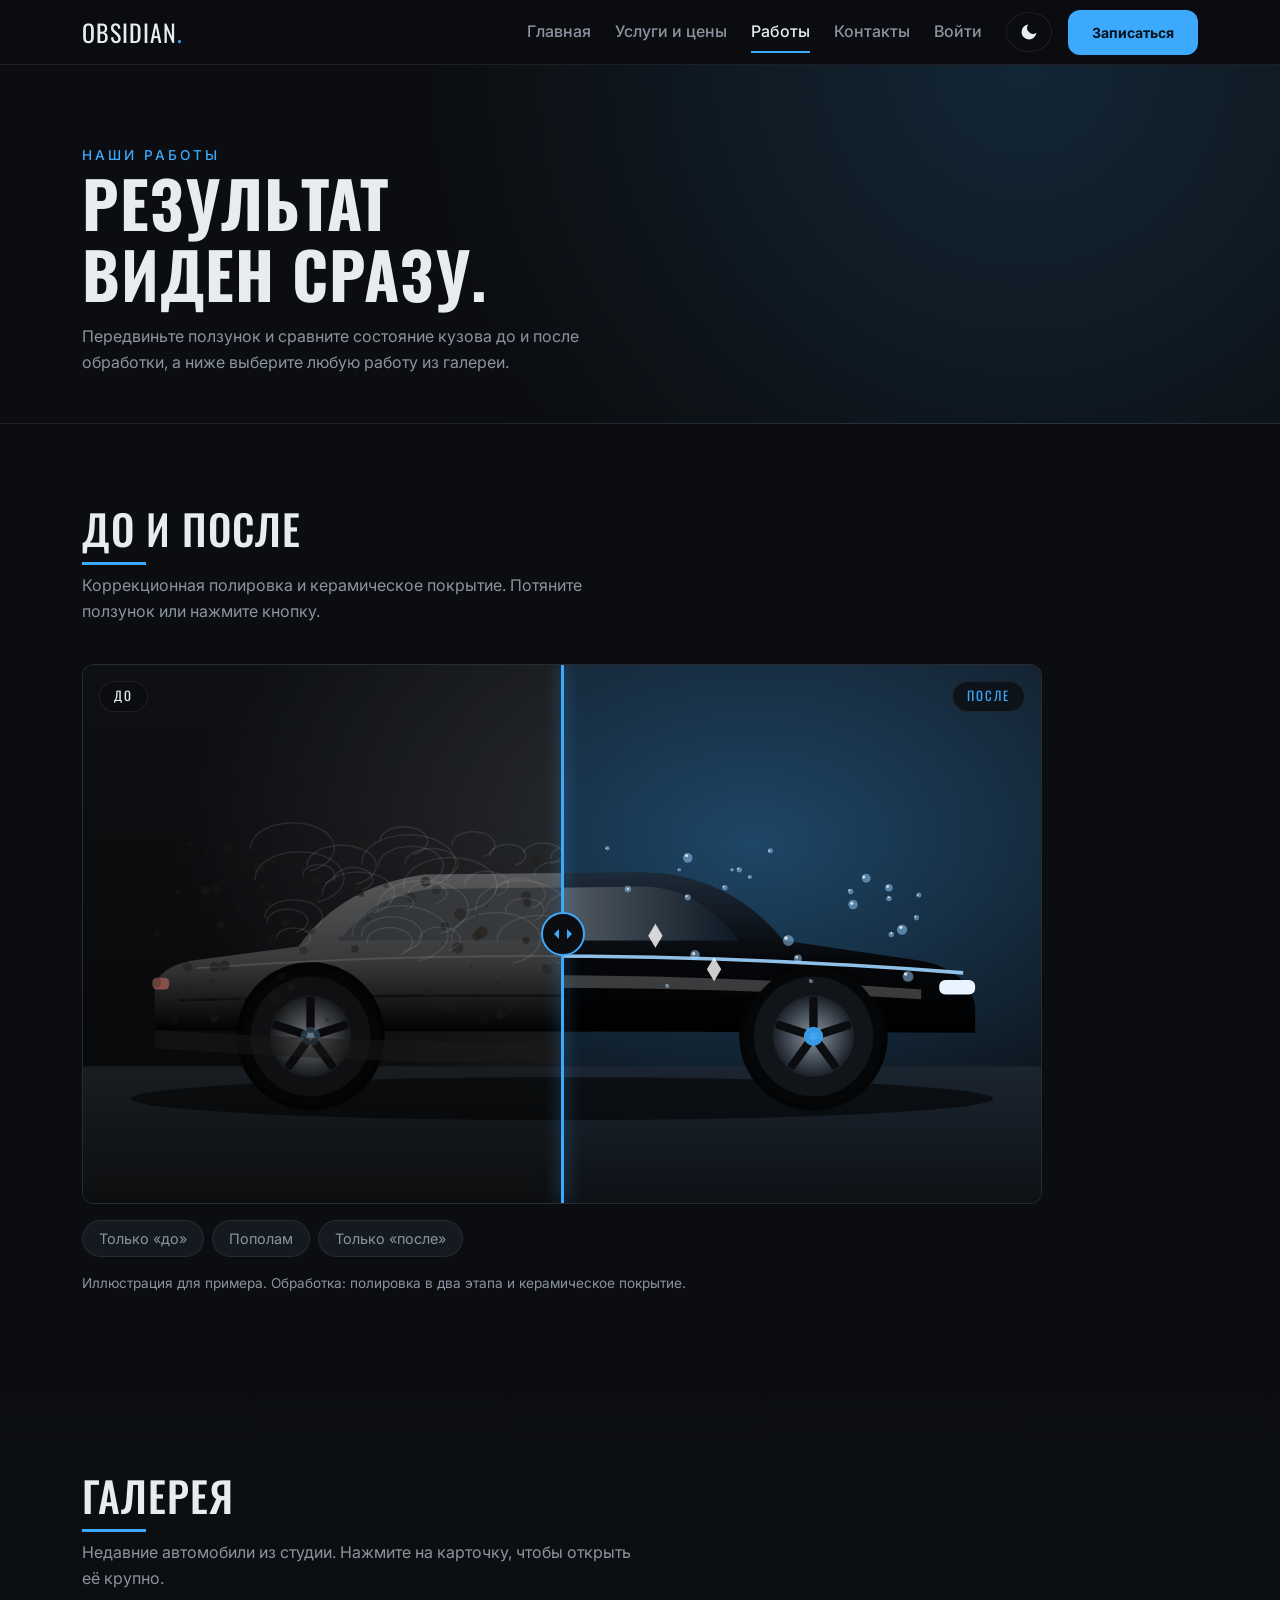
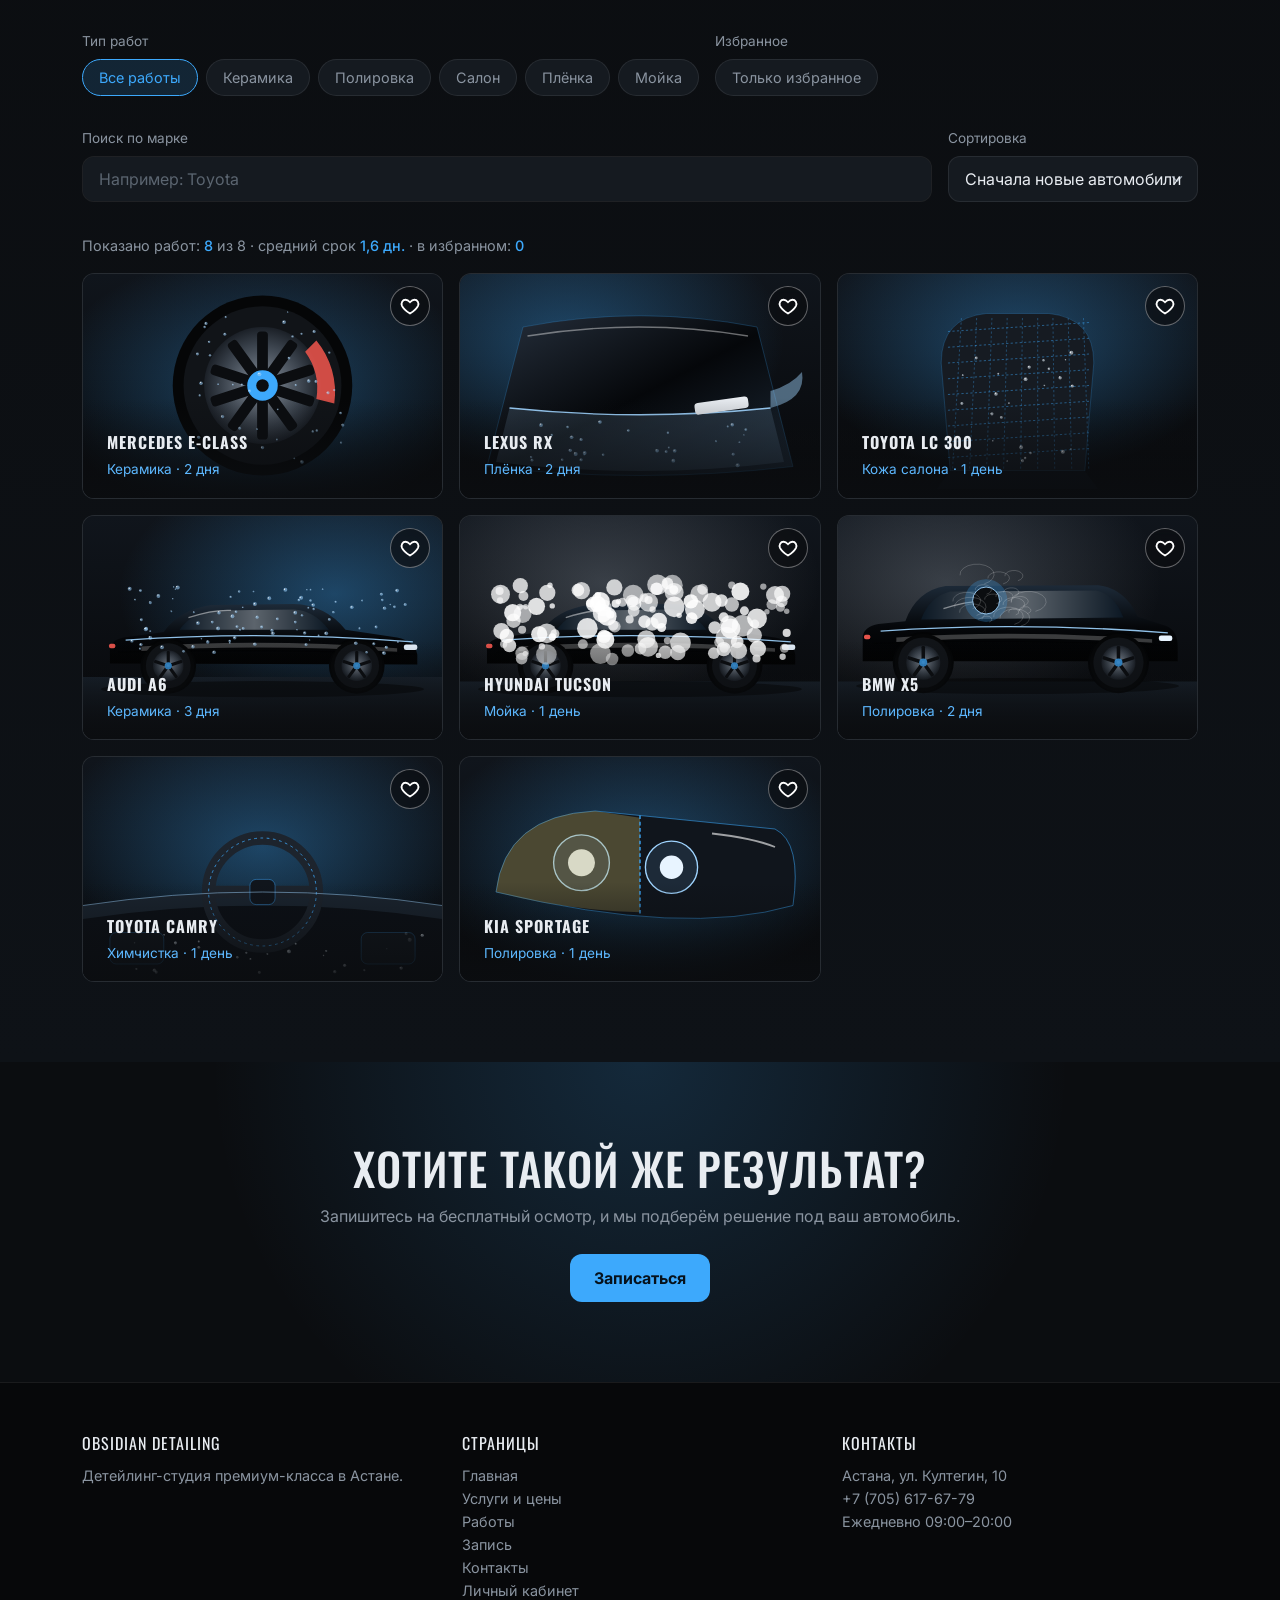
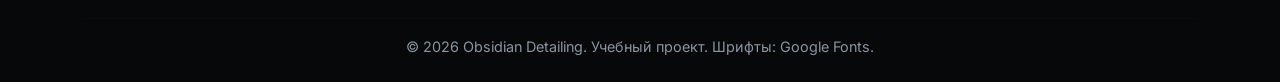
<file: works.html>
<!DOCTYPE html>
<html lang="ru">
<head>
  <meta charset="UTF-8">
  <meta name="viewport" content="width=device-width, initial-scale=1">
  <meta name="description" content="Наши работы: примеры полировки, керамики и химчистки Obsidian Detailing. Слайдер до и после.">
  <title>Obsidian Detailing | Работы</title>
  <script src="js/theme.js"></script>
  <link rel="icon" href="img/favicon.svg" type="image/svg+xml">

  <link rel="preconnect" href="https://fonts.googleapis.com">
  <link rel="preconnect" href="https://fonts.gstatic.com" crossorigin>
  <link href="https://fonts.googleapis.com/css2?family=Inter:wght@400;500;700&family=Oswald:wght@500;700&display=swap" rel="stylesheet">
  <link href="https://cdn.jsdelivr.net/npm/bootstrap@5.3.3/dist/css/bootstrap.min.css" rel="stylesheet">

  <link rel="stylesheet" href="css/style.css">
  <link rel="stylesheet" href="css/works.css">
  <link rel="stylesheet" href="css/tools.css">
</head>
<body>
  <a class="skip-link" href="#content">Перейти к содержимому</a>

  <nav class="navbar navbar-expand-lg sticky-top site-nav" data-bs-theme="dark" aria-label="Основное меню">
    <div class="container">
      <a class="navbar-brand" href="index.html">OBSIDIAN<span>.</span></a>
      <button class="navbar-toggler" type="button" data-bs-toggle="collapse"
              data-bs-target="#mainMenu" aria-controls="mainMenu"
              aria-expanded="false" aria-label="Открыть меню">
        <span class="navbar-toggler-icon"></span>
      </button>
      <div class="collapse navbar-collapse" id="mainMenu">
        <ul class="navbar-nav ms-auto align-items-lg-center gap-lg-2">
          <li class="nav-item"><a class="nav-link" href="index.html">Главная</a></li>
          <li class="nav-item"><a class="nav-link" href="services.html">Услуги и цены</a></li>
          <li class="nav-item"><a class="nav-link active" aria-current="page" href="works.html">Работы<span class="nav-badge" data-fav-count hidden>0</span></a></li>
          <li class="nav-item"><a class="nav-link" href="contacts.html">Контакты</a></li>
          <li class="nav-item"><a class="nav-link" href="account.html" data-auth-link>Войти</a></li>
          <li class="nav-item ms-lg-2"><button type="button" class="theme-toggle" aria-label="Включить светлую тему"><span class="theme-icon" aria-hidden="true"></span><span class="theme-label">Светлая тема</span></button></li>
          <li class="nav-item ms-lg-2"><a class="btn btn-accent btn-sm" href="booking.html">Записаться<span class="cart-badge" data-cart-count hidden>0</span></a></li>
        </ul>
      </div>
    </div>
  </nav>

  <main id="content">
    <header class="page-head">
      <div class="container">
        <p class="hero-tag fade-up">Наши работы</p>
        <h1 class="fade-up d2">Результат<br>виден сразу.</h1>
        <p class="fade-up d3">Передвиньте ползунок и сравните состояние кузова до и после обработки, а ниже выберите любую работу из галереи.</p>
      </div>
    </header>

    <section class="section">
      <div class="container">
        <h2 class="section-title reveal">До и после</h2>
        <p class="section-lead reveal">Коррекционная полировка и керамическое покрытие. Потяните ползунок или нажмите кнопку.</p>
        <div class="ba" role="group" aria-label="Сравнение автомобиля до и после обработки">
          <div class="ba-layer ba-after"><img src="img/after.svg" alt="Седан после полировки и керамики: глубокий блеск, капли воды на кузове" width="800" height="500"></div>
          <div class="ba-layer ba-before"><img src="img/before.svg" alt="Тот же седан до обработки: матовый кузов, пыль и мелкие царапины" width="800" height="500"></div>
          <span class="ba-label ba-label-before">До</span>
          <span class="ba-label ba-label-after">После</span>
          <input class="ba-range" type="range" min="0" max="100" value="50" aria-label="Положение ползунка до и после">
          <div class="ba-handle" aria-hidden="true"><span></span></div>
        </div>
        <div class="ba-presets" id="baPresets" role="group" aria-label="Быстрый выбор положения ползунка">
          <button type="button" class="chip" data-pos="100">Только «до»</button>
          <button type="button" class="chip" data-pos="50">Пополам</button>
          <button type="button" class="chip" data-pos="0">Только «после»</button>
        </div>
        <p class="ba-note">Иллюстрация для примера. Обработка: полировка в два этапа и керамическое покрытие.</p>
      </div>
    </section>

    <section class="section gallery-section" id="gallery-section">
      <div class="container">
        <h2 class="section-title reveal">Галерея</h2>
        <p class="section-lead reveal">Недавние автомобили из студии. Нажмите на карточку, чтобы открыть её крупно.</p>
        <div class="toolbar">
          <div class="tool">
            <span class="tool-label" id="workChipsLabel">Тип работ</span>
            <div class="chips" id="workChips" role="group" aria-labelledby="workChipsLabel">
              <button type="button" class="chip" data-service="all" aria-pressed="true">Все работы</button>
              <button type="button" class="chip" data-service="ceramic" aria-pressed="false">Керамика</button>
              <button type="button" class="chip" data-service="polish" aria-pressed="false">Полировка</button>
              <button type="button" class="chip" data-service="interior" aria-pressed="false">Салон</button>
              <button type="button" class="chip" data-service="ppf" aria-pressed="false">Плёнка</button>
              <button type="button" class="chip" data-service="wash" aria-pressed="false">Мойка</button>
            </div>
          </div>
          <div class="tool">
            <span class="tool-label" id="favLabel">Избранное</span>
            <div class="fav-controls" role="group" aria-labelledby="favLabel">
              <button type="button" class="chip" id="favOnly" aria-pressed="false">Только избранное</button>
              <button type="button" class="btn btn-ghost btn-sm" id="favClear" hidden>Очистить</button>
            </div>
          </div>
        </div>
        <div class="toolbar">
          <div class="tool grow">
            <label for="workSearch">Поиск по марке</label>
            <input type="search" id="workSearch" class="form-control tool-input" placeholder="Например: Toyota" autocomplete="off">
          </div>
          <div class="tool">
            <label for="workSort">Сортировка</label>
            <select id="workSort" class="form-select tool-input">
              <option value="new">Сначала новые автомобили</option>
              <option value="fast">Сначала быстрые работы</option>
              <option value="slow">Сначала долгие работы</option>
            </select>
          </div>
        </div>
        <p class="result-count" id="galleryCount" aria-live="polite"></p>
        <div class="gallery" id="gallery"></div>
      </div>
    </section>

    <section class="cta">
      <div class="container text-center">
        <h2>Хотите такой же результат?</h2>
        <p class="text-muted-2">Запишитесь на бесплатный осмотр, и мы подберём решение под ваш автомобиль.</p>
        <a href="booking.html" class="btn btn-accent">Записаться</a>
      </div>
    </section>

    <div class="lightbox" id="lightbox" role="dialog" aria-modal="true" aria-labelledby="lbTitle" aria-hidden="true" style="display:none">
      <div class="lb-inner">
        <button type="button" class="lb-btn lb-close" id="lbClose" aria-label="Закрыть">×</button>
        <button type="button" class="lb-btn lb-prev" id="lbPrev" aria-label="Предыдущее фото">‹</button>
        <img id="lbImg" src="img/work1.svg" alt="" width="800" height="500">
        <button type="button" class="lb-btn lb-next" id="lbNext" aria-label="Следующее фото">›</button>
        <div class="lb-caption"><h3 id="lbTitle">Работа</h3><p id="lbMeta"></p></div>
      </div>
    </div>
  </main>

  <footer class="site-footer">
    <div class="container">
      <div class="row g-4">
        <div class="col-12 col-md-4">
          <p class="footer-title">Obsidian Detailing</p>
          <p>Детейлинг-студия премиум-класса в Астане.</p>
        </div>
        <div class="col-6 col-md-4">
          <p class="footer-title">Страницы</p>
          <ul class="list-unstyled mb-0">
            <li><a href="index.html">Главная</a></li>
            <li><a href="services.html">Услуги и цены</a></li>
            <li><a href="works.html">Работы</a></li>
            <li><a href="booking.html">Запись</a></li>
            <li><a href="contacts.html">Контакты</a></li>
            <li><a href="account.html">Личный кабинет</a></li>
          </ul>
        </div>
        <div class="col-6 col-md-4">
          <p class="footer-title">Контакты</p>
          <p class="mb-0">Астана, ул. Култегин, 10<br><a href="tel:+77056176779">+7 (705) 617-67-79</a><br>Ежедневно 09:00–20:00</p>
        </div>
      </div>
      <hr style="border-color: var(--line)">
      <p class="mb-0 text-center">© 2026 Obsidian Detailing. Учебный проект.  Шрифты: Google Fonts.</p>
    </div>
  </footer>

  <button type="button" class="to-top" aria-label="Наверх">↑</button>

  <script src="https://cdn.jsdelivr.net/npm/jquery@3.7.1/dist/jquery.min.js"></script>
  <script src="https://cdn.jsdelivr.net/npm/bootstrap@5.3.3/dist/js/bootstrap.bundle.min.js"></script>
  <script src="js/common.js"></script>
  <script src="js/store.js"></script>
  <script src="js/toast.js"></script>
  <script src="js/auth.js"></script>
  <script src="js/cart.js"></script>
  <script src="js/favorites.js"></script>
  <script src="js/data.js"></script>
  <script src="js/works.js"></script>
</body>
</html>
</file>
<file: css/style.css>
:root {
  --bg: #0B0D10;
  --bg-alt: #0E1217;
  --card: #151A20;
  --accent: #3DA9FC;
  --accent-ink: #06121C;
  --text: #E8ECF1;
  --muted: #8A94A0;
  --line: rgba(255, 255, 255, 0.08);
  --danger: #FF6B63;
  --danger-text: #FF8A84;
  --ok: #3DDC97;
  --warn: #FFC857;
  --placeholder: #5B6570;
  --hero-bg: #10151C;
  --footer-bg: #07080A;
  /* the same colors as r, g, b numbers: used for transparent versions, rgba(var(--accent-rgb), 0.1) */
  --accent-rgb: 61, 169, 252;
  --bg-rgb: 11, 13, 16;
  --footer-rgb: 7, 8, 10;
  --danger-rgb: 255, 107, 99;
  --ok-rgb: 61, 220, 151;
  --radius: 12px;
  --space: 8px;
  --font-head: 'Oswald', sans-serif;
  --font-body: 'Inter', sans-serif;
  color-scheme: dark;
}

/* light mode: only the color variables change, every component reads them */
:root[data-theme="light"] {
  --bg: #F4F6F9;
  --bg-alt: #E9EEF4;
  --card: #FFFFFF;
  --accent: #0A67BD;
  --accent-ink: #FFFFFF;
  --text: #14202B;
  --muted: #4F5C69;
  --line: rgba(20, 32, 43, 0.14);
  --danger: #C62F27;
  --danger-text: #B3261E;
  --ok: #157A4E;
  --warn: #8A5A00;
  --placeholder: #6B7785;
  --hero-bg: #E3EAF2;
  --footer-bg: #E9EEF4;
  --accent-rgb: 10, 103, 189;
  --bg-rgb: 244, 246, 249;
  --footer-rgb: 233, 237, 242;
  --danger-rgb: 198, 47, 39;
  --ok-rgb: 21, 122, 78;
  color-scheme: light;
}

body {
  background: var(--bg);
  color: var(--text);
  font-family: var(--font-body);
  line-height: 1.6;
  overflow-x: hidden;
}
h1, h2, h3, h4, .navbar-brand {
  font-family: var(--font-head);
  text-transform: uppercase;
  letter-spacing: 1px;
}
img { max-width: 100%; height: auto; }
a { color: var(--accent); }
.text-muted-2 { color: var(--muted); }

.site-nav {
  background: rgba(var(--bg-rgb), 0.85);
  backdrop-filter: blur(10px);
  border-bottom: 1px solid var(--line);
}
.site-nav .navbar-brand { font-size: 1.5rem; color: var(--text); }
.site-nav .navbar-brand span { color: var(--accent); }
.site-nav .nav-link {
  color: var(--muted);
  font-weight: 500;
  position: relative;
  transition: color 0.3s;
}
.site-nav .nav-link:hover,
.site-nav .nav-link.active { color: var(--text); }
.site-nav .nav-link::after {
  content: "";
  position: absolute;
  left: 0.5rem; right: 0.5rem; bottom: 0;
  height: 2px;
  background: var(--accent);
  transform: scaleX(0);
  transition: transform 0.3s;
}
.site-nav .nav-link:hover::after,
.site-nav .nav-link.active::after { transform: scaleX(1); }

.btn-accent {
  background: var(--accent);
  color: var(--accent-ink);
  font-weight: 700;
  border: 0;
  border-radius: var(--radius);
  padding: calc(var(--space) * 1.5) calc(var(--space) * 3);
  transition: transform 0.3s, box-shadow 0.3s;
}
.btn-accent:hover {
  background: var(--accent);
  color: var(--accent-ink);
  transform: translateY(-3px);
  box-shadow: 0 8px 24px rgba(var(--accent-rgb), 0.4);
}
.btn-ghost {
  background: transparent;
  color: var(--text);
  border: 1px solid var(--line);
  border-radius: var(--radius);
  padding: calc(var(--space) * 1.5) calc(var(--space) * 3);
  transition: border-color 0.3s, color 0.3s;
}
.btn-ghost:hover { border-color: var(--accent); color: var(--accent); }

.section { padding: calc(var(--space) * 10) 0; }
.section-title { font-size: clamp(1.8rem, 4vw, 2.6rem); margin-bottom: calc(var(--space) * 1); }
.section-title::after {
  content: "";
  display: block;
  width: 64px; height: 3px;
  margin-top: var(--space);
  background: var(--accent);
}
.section-lead { color: var(--muted); max-width: 560px; margin-bottom: calc(var(--space) * 5); }

.card-gloss {
  position: relative;
  overflow: hidden;
  height: 100%;
  background: var(--card);
  border: 1px solid var(--line);
  border-radius: var(--radius);
  padding: calc(var(--space) * 4);
  transition: transform 0.3s, border-color 0.3s;
}
.card-gloss::after {
  content: "";
  position: absolute;
  top: 0; left: -120%;
  width: 60%; height: 100%;
  background: linear-gradient(105deg, transparent, rgba(255, 255, 255, 0.12), transparent);
  transform: skewX(-20deg);
  transition: left 0.7s;
}
.card-gloss:hover { transform: translateY(-6px); border-color: var(--accent); }
.card-gloss:hover::after { left: 140%; }

.site-footer {
  background: var(--footer-bg);
  border-top: 1px solid var(--line);
  padding: calc(var(--space) * 6) 0 calc(var(--space) * 3);
  color: var(--muted);
  font-size: 0.9rem;
}
.site-footer h5 { color: var(--text); font-size: 1rem; }
.site-footer a { color: var(--muted); text-decoration: none; }
.site-footer a:hover { color: var(--accent); }

@keyframes fadeUp {
  from { opacity: 0; transform: translateY(24px); }
  to   { opacity: 1; transform: none; }
}
.fade-up { animation: fadeUp 0.8s ease both; }
.fade-up.d2 { animation-delay: 0.2s; }
.fade-up.d3 { animation-delay: 0.4s; }

@media (max-width: 768px) {
  .section { padding: calc(var(--space) * 6) 0; }
  .card-gloss { padding: calc(var(--space) * 3); }
}

/* ---------- page header (inner pages) ---------- */
.page-head {
  padding: calc(var(--space) * 10) 0 calc(var(--space) * 6);
  background:
    radial-gradient(circle at 80% 0, rgba(var(--accent-rgb), 0.16), transparent 55%),
    var(--bg);
  border-bottom: 1px solid var(--line);
}
.page-head .hero-tag {
  color: var(--accent);
  text-transform: uppercase;
  letter-spacing: 3px;
  font-size: 0.85rem;
  font-weight: 500;
}
.page-head h1 {
  font-size: clamp(2.2rem, 6vw, 4rem);
  font-weight: 700;
  line-height: 1.1;
  margin-bottom: calc(var(--space) * 2);
}
.page-head p { color: var(--muted); max-width: 560px; margin-bottom: 0; }
@media (max-width: 768px) {
  .page-head { padding: calc(var(--space) * 6) 0 calc(var(--space) * 4); }
}

/* ---------- endterm: accessibility ---------- */
:focus-visible { outline: 3px solid var(--accent); outline-offset: 3px; border-radius: 4px; }
.skip-link {
  position: absolute; left: -999px; top: 8px; z-index: 2000;
  background: var(--accent); color: var(--accent-ink); font-weight: 700;
  padding: var(--space) calc(var(--space) * 2); border-radius: var(--radius);
}
.skip-link:focus { left: 8px; }
.btn-accent.active, .btn-accent[aria-current="page"] {
  background: var(--accent); color: var(--accent-ink);
  box-shadow: 0 0 0 2px var(--bg), 0 0 0 4px var(--accent);
}
.footer-title { color: var(--text); font-family: var(--font-head); text-transform: uppercase; letter-spacing: 1px; font-size: 1rem; margin-bottom: var(--space); }

/* ---------- endterm: shared states and effects ---------- */
.site-nav { transition: background 0.3s, box-shadow 0.3s; }
.site-nav.scrolled { background: rgba(var(--footer-rgb), 0.96); box-shadow: 0 8px 24px rgba(0, 0, 0, 0.45); }
.reveal { position: relative; }
.to-top {
  position: fixed; right: 16px; bottom: 16px; z-index: 1030;
  display: none; width: 48px; height: 48px;
  background: var(--card); color: var(--accent);
  border: 1px solid var(--accent); border-radius: 50%;
  font-size: 1.3rem; line-height: 1;
  transition: transform 0.3s, box-shadow 0.3s, background 0.3s;
}
.to-top:hover { transform: translateY(-4px); box-shadow: 0 8px 24px rgba(var(--accent-rgb), 0.4); background: rgba(var(--accent-rgb), 0.15); }

.toolbar { display: flex; flex-wrap: wrap; gap: calc(var(--space) * 2); align-items: flex-end; margin-bottom: calc(var(--space) * 4); }
.toolbar .tool { display: flex; flex-direction: column; gap: 6px; min-width: 0; }
.toolbar .tool.grow { flex: 1 1 220px; }
.toolbar label, .toolbar .tool-label { color: var(--muted); font-size: 0.85rem; }
.chips { display: flex; flex-wrap: wrap; gap: var(--space); }
.chip {
  background: var(--card); color: var(--muted);
  border: 1px solid var(--line); border-radius: 999px;
  padding: 6px 16px; font-size: 0.9rem; cursor: pointer;
  transition: border-color 0.3s, color 0.3s, background 0.3s, transform 0.3s;
}
.chip:hover { border-color: var(--accent); color: var(--text); transform: translateY(-2px); }
.chip[aria-pressed="true"] { background: rgba(var(--accent-rgb), 0.15); border-color: var(--accent); color: var(--accent); }
.empty-state {
  padding: calc(var(--space) * 6) calc(var(--space) * 3);
  text-align: center; color: var(--muted);
  border: 1px dashed var(--line); border-radius: var(--radius);
}
.empty-state strong { display: block; color: var(--text); font-family: var(--font-head); text-transform: uppercase; letter-spacing: 1px; margin-bottom: var(--space); }
.result-count { color: var(--muted); font-size: 0.9rem; margin-bottom: calc(var(--space) * 2); }
.result-count b { color: var(--accent); font-weight: 500; }


/* ---- theme toggle (navbar of every page) ---- */
.theme-toggle {
  display: inline-flex; align-items: center; justify-content: center; gap: var(--space);
  min-width: 40px; height: 40px; padding: 0 calc(var(--space) * 1.5);
  background: transparent; border: 1px solid var(--line); border-radius: 50%;
  color: var(--text); font-size: 1.15rem; line-height: 1; cursor: pointer;
  transition: border-color 0.3s, color 0.3s, transform 0.3s, background 0.3s;
}
.theme-toggle:hover { border-color: var(--accent); color: var(--accent); transform: rotate(18deg); }
.theme-toggle:focus-visible { outline: 3px solid rgba(var(--accent-rgb), 0.6); outline-offset: 2px; }
/* icons are SVG masks painted with the text color, so they follow both modes */
.theme-toggle .theme-icon {
  width: 20px; height: 20px; background-color: currentColor;
  -webkit-mask: var(--theme-icon) center / contain no-repeat; mask: var(--theme-icon) center / contain no-repeat;
  --theme-icon: url("data:image/svg+xml,%3Csvg xmlns='http://www.w3.org/2000/svg' viewBox='0 0 24 24'%3E%3Cpath d='M21 12.8A9 9 0 1 1 11.2 3a7 7 0 0 0 9.8 9.8z'/%3E%3C/svg%3E");
}
:root[data-theme="light"] .theme-toggle .theme-icon {
  --theme-icon: url("data:image/svg+xml,%3Csvg xmlns='http://www.w3.org/2000/svg' viewBox='0 0 24 24'%3E%3Ccircle cx='12' cy='12' r='4.5'/%3E%3Cpath d='M11 1h2v3h-2zM11 20h2v3h-2zM1 11h3v2H1zM20 11h3v2h-3zM4.2 5.6l1.4-1.4 2.1 2.1-1.4 1.4zM16.3 17.7l1.4-1.4 2.1 2.1-1.4 1.4zM4.2 18.4l2.1-2.1 1.4 1.4-2.1 2.1zM16.3 6.3l2.1-2.1 1.4 1.4-2.1 2.1z'/%3E%3C/svg%3E");
}
.theme-toggle .theme-label { display: none; font-size: 0.9rem; }
@media (max-width: 991.98px) {
  .theme-toggle { width: auto; border-radius: 999px; }
  .theme-toggle .theme-label { display: inline; }
}

/* ---- call-to-action banner (shared by home, services and works) ---- */
.cta { padding: calc(var(--space) * 10) 0; background: radial-gradient(circle at 50% 0, rgba(var(--accent-rgb), 0.18), transparent 60%), var(--bg); }
.cta h2 { font-size: clamp(1.8rem, 4vw, 2.8rem); }
.cta p { margin-bottom: calc(var(--space) * 3); }

/* ---- saved-cart counter on the "Записаться" button ---- */
.cart-badge {
  display: inline-block; min-width: 1.4em; margin-left: 6px; padding: 0 6px;
  background: var(--accent-ink); color: var(--accent); border-radius: 999px;
  font-size: 0.78rem; font-weight: 700; line-height: 1.5; text-align: center;
}
.cart-badge[hidden] { display: none; }

.nav-badge {
  display: inline-block; min-width: 1.35em; margin-left: 6px; padding: 0 6px;
  background: var(--accent); color: var(--accent-ink); border-radius: 999px;
  font-size: 0.72rem; font-weight: 700; line-height: 1.45; text-align: center; vertical-align: 1px;
}
.nav-badge[hidden] { display: none; }

.toast-box {
  position: fixed; left: 50%; bottom: calc(var(--space) * 3); z-index: 2000;
  display: flex; flex-direction: column; align-items: center; gap: var(--space);
  width: min(92vw, 420px); transform: translateX(-50%); pointer-events: none;
}
.toast-item {
  width: 100%; padding: calc(var(--space) * 1.5) calc(var(--space) * 2.5);
  background: var(--card); color: var(--text); border: 1px solid var(--accent); border-left-width: 4px; border-radius: var(--radius);
  box-shadow: 0 10px 30px rgba(0, 0, 0, 0.35); font-size: 0.95rem;
}
.toast-item.is-warn { border-color: var(--warn); }
@media (max-width: 575.98px) { .toast-box { bottom: calc(var(--space) * 9); } }

.booking-list { margin: 0 0 calc(var(--space) * 2); padding: 0; list-style: none; display: grid; gap: calc(var(--space) * 1.5); }
.booking-item { display: flex; flex-wrap: wrap; align-items: center; justify-content: space-between; gap: calc(var(--space) * 2); padding: calc(var(--space) * 2) calc(var(--space) * 3); background: var(--card); border: 1px solid var(--line); border-left: 4px solid var(--accent); border-radius: var(--radius); transition: border-color 0.3s, transform 0.3s; }
.booking-item:hover { border-color: var(--accent); transform: translateY(-2px); }
.booking-info { display: flex; flex-direction: column; gap: 2px; min-width: 0; flex: 1 1 260px; }
.booking-when { font-size: 1.1rem; }
.booking-what { color: var(--text); overflow-wrap: anywhere; }
.booking-code { color: var(--muted); font-size: 0.88rem; }
.booking-actions { display: flex; flex-wrap: wrap; gap: var(--space); }
.btn-danger-ghost:hover, .btn-danger-ghost:focus-visible { border-color: var(--danger); color: var(--danger-text); }
.empty-state[hidden] { display: none; }
</file>
<file: css/home.css>
.hero {
  position: relative;
  overflow: hidden;
  min-height: 88vh;
  display: flex;
  align-items: center;
  padding: calc(var(--space) * 8) 0;
  background-color: var(--hero-bg);
  background-image:
    linear-gradient(90deg, rgba(var(--bg-rgb), 0.95) 25%, rgba(var(--bg-rgb), 0.35)),
    url("../img/hero.svg");
  background-size: cover;
  background-position: center;
}
.hero::before {
  content: "";
  position: absolute;
  top: -50%; left: -60%;
  width: 40%; height: 200%;
  background: linear-gradient(100deg, transparent, rgba(var(--accent-rgb), 0.18), transparent);
  transform: rotate(15deg);
  animation: sweep 9s ease-in-out infinite;
}
@keyframes sweep {
  0%   { left: -60%; }
  60%, 100% { left: 130%; }
}
.hero-tag {
  color: var(--accent);
  text-transform: uppercase;
  letter-spacing: 3px;
  font-size: 0.85rem;
  font-weight: 500;
}
.hero-title {
  font-size: clamp(2.4rem, 7vw, 5rem);
  font-weight: 700;
  line-height: 1.05;
  margin-bottom: calc(var(--space) * 3);
}
.hero-title span { color: var(--accent); }
.hero-text {
  max-width: 520px;
  color: var(--muted);
  font-size: 1.1rem;
  margin-bottom: calc(var(--space) * 4);
}

.stats { background: var(--card); border-block: 1px solid var(--line); padding: calc(var(--space) * 5) 0; }
.stats-grid {
  display: grid;
  grid-template-columns: repeat(4, 1fr);
  gap: calc(var(--space) * 3);
  text-align: center;
}
.stats-grid strong {
  display: block;
  font-family: var(--font-head);
  font-size: clamp(1.6rem, 4vw, 2.6rem);
  color: var(--accent);
}
.stats-grid span { color: var(--muted); font-size: 0.9rem; }

.icon {
  display: inline-block;
  font-family: var(--font-head);
  font-size: 2rem;
  color: var(--accent);
  margin-bottom: var(--space);
}
.card-gloss h3 { font-size: 1.25rem; }

.process { background: linear-gradient(180deg, var(--bg), var(--bg-alt)); }
.steps {
  list-style: none;
  padding: 0;
  margin: 0;
  display: flex;
  gap: calc(var(--space) * 3);
  counter-reset: step;
}
.steps li {
  flex: 1;
  position: relative;
  padding: calc(var(--space) * 3);
  border-top: 2px solid var(--accent);
  background: var(--card);
  border-radius: 0 0 var(--radius) var(--radius);
  counter-increment: step;
}
.steps li::before {
  content: "0" counter(step);
  display: block;
  font-family: var(--font-head);
  font-size: 1.6rem;
  color: var(--accent);
}
.steps b { display: block; font-family: var(--font-head); text-transform: uppercase; letter-spacing: 1px; }
.steps span { color: var(--muted); font-size: 0.95rem; }

.review blockquote { font-size: 1.05rem; margin-bottom: calc(var(--space) * 2); }
.review blockquote::before { content: "“"; display: block; font-family: var(--font-head); font-size: 3rem; line-height: 1; color: var(--accent); }
.review figcaption { color: var(--muted); font-size: 0.9rem; }

@media (max-width: 768px) {
  .hero { min-height: 80vh; }
  .stats-grid { grid-template-columns: repeat(2, 1fr); }
  .steps { flex-direction: column; }
}

@media (max-width: 480px) {
  .hero-text { font-size: 1rem; }
  .hero .btn { width: 100%; }
}
/* ---------- endterm: home ---------- */
.scroll-cue {
  display: inline-flex; align-items: center; gap: calc(var(--space) * 1.5);
  margin-top: calc(var(--space) * 6);
  color: var(--muted); font-size: 0.85rem; letter-spacing: 2px; text-transform: uppercase; text-decoration: none;
  transition: color 0.3s;
}
.scroll-cue span {
  position: relative; width: 22px; height: 36px;
  border: 2px solid currentColor; border-radius: 12px;
}
.scroll-cue span::after {
  content: ""; position: absolute; left: 50%; top: 6px; width: 4px; height: 8px; margin-left: -2px;
  background: var(--accent); border-radius: 2px; animation: wheel 1.6s ease-in-out infinite;
}
@keyframes wheel { 0% { opacity: 1; transform: translateY(0); } 80%, 100% { opacity: 0; transform: translateY(12px); } }
.scroll-cue:hover { color: var(--accent); }

.review-top { display: flex; justify-content: space-between; align-items: center; gap: var(--space); margin-bottom: var(--space); }
.stars { color: var(--accent); letter-spacing: 2px; }
.review-tag {
  font-size: 0.75rem; text-transform: uppercase; letter-spacing: 1px; color: var(--muted);
  border: 1px solid var(--line); border-radius: 999px; padding: 2px 10px;
}
.review blockquote { margin-bottom: calc(var(--space) * 2); }
.review blockquote::before { display: none; }
@media (prefers-reduced-motion: reduce) { .scroll-cue span::after, .hero::before { animation: none; } }


.next-slot {
  display: flex; align-items: center; gap: calc(var(--space) * 2);
  width: fit-content; max-width: 100%;
  margin: calc(var(--space) * 3) 0 calc(var(--space) * 2); padding: calc(var(--space) * 1.5) calc(var(--space) * 1.5) calc(var(--space) * 1.5) calc(var(--space) * 2.5);
  background: rgba(var(--bg-rgb), 0.82); border: 1px solid var(--line); border-radius: 18px;
  box-shadow: 0 10px 30px rgba(0, 0, 0, 0.18); backdrop-filter: blur(8px);
  color: var(--text); text-decoration: none;
  transition: border-color 0.3s, transform 0.3s, box-shadow 0.3s;
}
.next-slot:hover, .next-slot:focus-visible { border-color: var(--accent); transform: translateY(-3px); box-shadow: 0 14px 34px rgba(var(--accent-rgb), 0.28); color: var(--text); }
.next-slot:focus-visible { outline: 3px solid rgba(var(--accent-rgb), 0.6); outline-offset: 3px; }
.next-slot-dot { position: relative; width: 12px; height: 12px; flex-shrink: 0; background: var(--ok); border-radius: 50%; animation: nextSlotPulse 2s infinite; }
.next-slot-body { display: flex; flex-direction: column; min-width: 0; }
.next-slot-label { color: var(--muted); font-size: 0.75rem; letter-spacing: 1.5px; text-transform: uppercase; }
.next-slot-time { color: var(--accent); font-family: var(--font-head); font-size: 1.7rem; font-weight: 500; line-height: 1.15; }
.next-slot-cta {
  margin-left: calc(var(--space) * 1.5); padding: calc(var(--space) * 1.25) calc(var(--space) * 2.5);
  background: var(--accent); color: var(--accent-ink); border-radius: 12px;
  font-size: 0.95rem; font-weight: 500; white-space: nowrap; transition: transform 0.3s;
}
.next-slot:hover .next-slot-cta { transform: translateX(3px); }
.next-slot.is-empty .next-slot-dot { background: var(--muted); animation: none; }
@keyframes nextSlotPulse {
  0% { box-shadow: 0 0 0 0 rgba(var(--ok-rgb), 0.6); }
  70% { box-shadow: 0 0 0 10px rgba(var(--ok-rgb), 0); }
  100% { box-shadow: 0 0 0 0 rgba(var(--ok-rgb), 0); }
}
@media (prefers-reduced-motion: reduce) { .next-slot-dot { animation: none; } }
@media (max-width: 575.98px) {
  .next-slot { flex-wrap: wrap; width: 100%; padding: calc(var(--space) * 2); }
  .next-slot-cta { width: 100%; margin-left: 0; text-align: center; }
}
</file>
<file: css/tools.css>
/* Search / select controls used in the toolbars (reviews, price list, gallery, quick answers) */
.tool-input.form-control, .tool-input.form-select {
  background-color: var(--card);
  border: 1px solid var(--line);
  border-radius: var(--radius);
  color: var(--text);
  padding: calc(var(--space) * 1.25) calc(var(--space) * 2);
  min-width: 200px;
  transition: border-color 0.3s, box-shadow 0.3s;
}
.tool-input.form-select {
  background-image: url("data:image/svg+xml,%3csvg xmlns='http://www.w3.org/2000/svg' viewBox='0 0 16 16'%3e%3cpath fill='none' stroke='%238A94A0' stroke-linecap='round' stroke-linejoin='round' stroke-width='2' d='m2 5 6 6 6-6'/%3e%3c/svg%3e");
}
.tool-input.form-control::placeholder { color: var(--placeholder); }
.tool-input:hover { border-color: rgba(var(--accent-rgb), 0.5); }
.tool-input:focus { background-color: var(--card); border-color: var(--accent); box-shadow: 0 0 0 3px rgba(var(--accent-rgb), 0.25); color: var(--text); }
.tool-input option { background: var(--card); color: var(--text); }
.tool .tool-input { width: 100%; }
@media (max-width: 480px) { .tool-input.form-control, .tool-input.form-select { min-width: 0; } .toolbar .tool { width: 100%; } }
</file>
<file: css/forms.css>
/* Shared dark form styling: booking, contacts, package finder */
.site-form fieldset {
  margin: 0 0 calc(var(--space) * 4);
  padding: calc(var(--space) * 4);
  background: var(--card);
  border: 1px solid var(--line);
  border-radius: var(--radius);
  min-width: 0;
}
.site-form legend {
  float: none; width: auto;
  margin: 0 0 calc(var(--space) * 2); padding: 0;
  font-family: var(--font-head); font-size: 1.2rem;
  text-transform: uppercase; letter-spacing: 1px; color: var(--accent);
}
.site-form .form-label { color: var(--muted); font-size: 0.9rem; margin-bottom: 6px; }
.site-form .form-control,
.site-form .form-select {
  background-color: var(--bg);
  border: 1px solid var(--line);
  border-radius: var(--radius);
  color: var(--text);
  padding: calc(var(--space) * 1.5) calc(var(--space) * 2);
  transition: border-color 0.3s, box-shadow 0.3s;
  background-image: none;
}
.site-form .form-select { background-image: url("data:image/svg+xml,%3csvg xmlns='http://www.w3.org/2000/svg' viewBox='0 0 16 16'%3e%3cpath fill='none' stroke='%238A94A0' stroke-linecap='round' stroke-linejoin='round' stroke-width='2' d='m2 5 6 6 6-6'/%3e%3c/svg%3e"); background-repeat: no-repeat; background-position: right 0.9rem center; background-size: 16px 12px; }
.site-form .form-control::placeholder { color: var(--placeholder); }
.site-form .form-control:hover, .site-form .form-select:hover { border-color: rgba(var(--accent-rgb), 0.5); }
.site-form .form-control:focus,
.site-form .form-select:focus {
  background-color: var(--bg); border-color: var(--accent);
  box-shadow: 0 0 0 3px rgba(var(--accent-rgb), 0.25); color: var(--text);
}
.site-form input[type="date"] { color-scheme: dark; }
.site-form .form-check-input { background-color: var(--bg); border-color: var(--muted); cursor: pointer; }
.site-form .form-check-input:checked { background-color: var(--accent); border-color: var(--accent); }
.site-form .form-check-input:focus { box-shadow: 0 0 0 3px rgba(var(--accent-rgb), 0.35); border-color: var(--accent); }

/* error state: text under the field, never an alert() */
.site-form .is-invalid, .site-form .form-control.is-invalid, .site-form .form-select.is-invalid {
  border-color: var(--danger, #FF6B63); background-image: none;
}
.site-form .form-select.is-invalid { background-image: url("data:image/svg+xml,%3csvg xmlns='http://www.w3.org/2000/svg' viewBox='0 0 16 16'%3e%3cpath fill='none' stroke='%238A94A0' stroke-linecap='round' stroke-linejoin='round' stroke-width='2' d='m2 5 6 6 6-6'/%3e%3c/svg%3e"); }
.site-form .form-control.is-invalid:focus, .site-form .form-select.is-invalid:focus { box-shadow: 0 0 0 3px rgba(var(--danger-rgb), 0.3); }
.field-error {
  display: none;
  margin-top: 6px;
  color: var(--danger-text);
  font-size: 0.85rem;
}
.field-error::before { content: "! "; font-weight: 700; }
.field.has-error .class-option span,
.field.has-error .slot span { border-color: rgba(var(--danger-rgb), 0.6); }

.form-success {
  display: none;
  margin-bottom: calc(var(--space) * 3);
  padding: calc(var(--space) * 3);
  background: linear-gradient(180deg, rgba(var(--ok-rgb), 0.12), transparent), var(--card);
  border: 1px solid var(--ok);
  border-radius: var(--radius);
}
.form-success h2, .form-success h3 { font-size: 1.3rem; margin-bottom: 4px; color: var(--ok); }
.form-success p { margin: 0; color: var(--muted); }
.form-success .success-icon {
  display: inline-flex; align-items: center; justify-content: center;
  width: 40px; height: 40px; margin-bottom: var(--space);
  border: 2px solid var(--ok); border-radius: 50%; color: var(--ok); font-size: 1.2rem;
  box-shadow: 0 0 18px rgba(var(--ok-rgb), 0.4);
}
.site-form .btn-accent:disabled { opacity: 0.6; transform: none; box-shadow: none; }
@media (max-width: 768px) { .site-form fieldset { padding: calc(var(--space) * 3); } }

/* radio cards: car class (booking), goal (package finder) */
.class-grid, .goal-grid { display: grid; grid-template-columns: repeat(3, 1fr); gap: calc(var(--space) * 2); }
.class-option { display: block; cursor: pointer; margin: 0; }
.class-option input { position: absolute; opacity: 0; pointer-events: none; }
.class-option span {
  display: flex; flex-direction: column; gap: 4px; height: 100%;
  padding: calc(var(--space) * 2);
  background: var(--bg); border: 1px solid var(--line); border-radius: var(--radius);
  transition: border-color 0.3s, background 0.3s, transform 0.3s;
}
.class-option b { font-family: var(--font-head); text-transform: uppercase; letter-spacing: 1px; }
.class-option small { color: var(--muted); }
.class-option:hover span { border-color: var(--accent); transform: translateY(-3px); }
.class-option input:checked + span { border-color: var(--accent); background: rgba(var(--accent-rgb), 0.12); box-shadow: 0 0 0 1px var(--accent); }
.class-option input:focus-visible + span { box-shadow: 0 0 0 3px rgba(var(--accent-rgb), 0.45); }

.class-option { position: relative; }
.class-option span { min-width: 0; overflow-wrap: anywhere; }
@media (max-width: 560px) { .class-grid, .goal-grid { grid-template-columns: 1fr; } }
@media (min-width: 561px) { .goal-grid { grid-template-columns: repeat(2, 1fr); } }
</file>
<file: css/account.css>
/* account page (Aisha): login, sign up, profile. Shared form look is in forms.css */
.demo-note {
  margin-bottom: calc(var(--space) * 4);
  padding: calc(var(--space) * 2) calc(var(--space) * 3);
  background: rgba(var(--accent-rgb), 0.08);
  border: 1px solid rgba(var(--accent-rgb), 0.35);
  border-left: 4px solid var(--accent);
  border-radius: var(--radius);
  color: var(--muted);
  font-size: 0.95rem;
}
.demo-note strong { color: var(--text); }

.login-hint { min-height: 1.5em; margin-bottom: calc(var(--space) * 2); color: var(--muted); font-size: 0.95rem; }
.login-hint.is-warn { color: var(--warn); }

.site-form .form-check { display: flex; align-items: flex-start; gap: var(--space); padding-left: 0; }
.site-form .form-check .form-check-input { float: none; margin: 4px 0 0; flex-shrink: 0; }
.site-form .form-check-label { color: var(--muted); font-size: 0.9rem; cursor: pointer; }

/* side panel */
.perks-title { font-size: 1.3rem; margin-bottom: calc(var(--space) * 2); }
.perks-list { list-style: none; margin: 0; padding: 0; display: grid; gap: calc(var(--space) * 2); }
.perks-list li { display: flex; flex-direction: column; padding-left: calc(var(--space) * 2); border-left: 2px solid var(--accent); }
.perks-list b { font-weight: 500; }
.perks-list span { color: var(--muted); font-size: 0.9rem; }

/* profile */
.profile-card { display: flex; flex-direction: column; gap: calc(var(--space) * 2); }
.avatar {
  width: 64px; height: 64px; display: flex; align-items: center; justify-content: center;
  border: 2px solid var(--accent); border-radius: 50%;
  font-family: var(--font-head); font-size: 1.8rem; color: var(--accent);
  box-shadow: 0 0 22px rgba(var(--accent-rgb), 0.3);
}
.profile-name { font-size: 1.6rem; margin: 0; overflow-wrap: anywhere; }
.profile-data { margin: 0; display: grid; gap: var(--space); }
.profile-data div { display: flex; flex-direction: column; padding-bottom: var(--space); border-bottom: 1px solid var(--line); }
.profile-data dt { color: var(--muted); font-size: 0.8rem; text-transform: uppercase; letter-spacing: 1px; font-weight: 400; }
.profile-data dd { margin: 0; overflow-wrap: anywhere; }

.price-table { --bs-table-bg: transparent; --bs-table-color: var(--text); --bs-table-border-color: var(--line); margin-bottom: 0; }
.price-table th, .price-table td { border-color: var(--line); padding: calc(var(--space) * 1.5) 0; }
.price-table thead th { color: var(--muted); font-weight: 400; font-size: 0.85rem; text-transform: uppercase; letter-spacing: 1px; }
.price-table tbody td { color: var(--accent); font-weight: 500; white-space: nowrap; }
.price-table tfoot th, .price-table tfoot td { border-bottom: 0; font-weight: 700; }
.price-table tfoot td { color: var(--text); white-space: nowrap; }

.delete-confirm {
  margin: calc(var(--space) * 2) 0 0; padding: calc(var(--space) * 2);
  display: flex; flex-wrap: wrap; align-items: center; gap: var(--space);
  border: 1px solid rgba(var(--danger-rgb), 0.5); border-radius: var(--radius); color: var(--danger-text);
}
.delete-confirm[hidden] { display: none; }
#deleteYes { border-color: var(--danger); color: var(--danger); }

[hidden] { display: none !important; }
@media (max-width: 480px) { .profile-card .btn { flex: 1 1 100%; } }

.block-head { display: flex; flex-wrap: wrap; align-items: center; justify-content: space-between; gap: var(--space); margin-bottom: calc(var(--space) * 2); }
.block-head .perks-title { margin-bottom: 0; }
.block-head .btn[hidden], #profBookingsEmpty[hidden], #profFavsEmpty[hidden] { display: none; }

.fav-list { margin: 0; padding: 0; list-style: none; display: grid; gap: var(--space); }
.fav-item { display: flex; align-items: center; gap: calc(var(--space) * 1.5); padding: var(--space); border: 1px solid var(--line); border-radius: var(--radius); }
.fav-item img { width: 64px; height: 40px; flex-shrink: 0; object-fit: cover; border-radius: 6px; }
.fav-name { flex: 1; display: flex; flex-direction: column; min-width: 0; }
.fav-name small { color: var(--muted); }

.pw-meter { margin-top: var(--space); }
.pw-bar { height: 6px; overflow: hidden; background: var(--line); border-radius: 999px; }
.pw-bar span { display: block; width: 0; height: 100%; background: var(--muted); border-radius: 999px; transition: width 0.3s, background 0.3s; }
.pw-meter small { display: block; margin-top: 4px; color: var(--muted); }
.pw-meter[data-level="weak"] .pw-bar span { background: var(--danger); }
.pw-meter[data-level="weak"] small { color: var(--danger-text); }
.pw-meter[data-level="fair"] .pw-bar span { background: var(--warn); }
.pw-meter[data-level="fair"] small { color: var(--warn); }
.pw-meter[data-level="strong"] .pw-bar span { background: var(--ok); }
.pw-meter[data-level="strong"] small { color: var(--ok); }
</file>
<file: css/booking.css>
/* booking page (Bertan). Shared form look is in forms.css */
.extras { display: grid; grid-template-columns: repeat(2, 1fr); gap: var(--space); }
.extra-item {
  display: flex; align-items: center; gap: calc(var(--space) * 1.5); margin: 0;
  padding: calc(var(--space) * 1.5) calc(var(--space) * 2);
  background: var(--bg); border: 1px solid var(--line); border-radius: var(--radius);
  cursor: pointer; transition: border-color 0.3s, background 0.3s, transform 0.3s;
}
.extra-item:hover { border-color: var(--accent); transform: translateY(-2px); }
.extra-item:has(input:checked) { border-color: var(--accent); background: rgba(var(--accent-rgb), 0.1); }
.extra-item .form-check-input { float: none; margin: 0; flex-shrink: 0; }
.extra-text { display: flex; flex-direction: column; flex: 1; min-width: 0; line-height: 1.3; }
.extra-text small { color: var(--muted); }
.extra-item em { font-style: normal; color: var(--accent); white-space: nowrap; font-size: 0.9rem; }

.slot-grid { display: grid; grid-template-columns: repeat(4, 1fr); gap: var(--space); }
.slot { margin: 0; cursor: pointer; }
.slot input { position: absolute; opacity: 0; pointer-events: none; }
.slot span {
  display: flex; flex-direction: column; align-items: center; padding: calc(var(--space) * 1.25) var(--space);
  background: var(--bg); border: 1px solid var(--line); border-radius: var(--radius);
  transition: border-color 0.3s, background 0.3s, transform 0.3s;
}
.slot b { font-family: var(--font-head); letter-spacing: 1px; font-size: 1.1rem; }
.slot small { color: var(--muted); font-size: 0.75rem; }
.slot:hover span { border-color: var(--accent); transform: translateY(-2px); }
.slot input:checked + span { border-color: var(--accent); background: rgba(var(--accent-rgb), 0.18); box-shadow: 0 0 0 1px var(--accent); }
.slot input:focus-visible + span { box-shadow: 0 0 0 3px rgba(var(--accent-rgb), 0.45); }
.slot.is-busy { cursor: not-allowed; }
.slot.is-busy span { opacity: 0.4; background: repeating-linear-gradient(135deg, transparent 0 6px, rgba(255, 255, 255, 0.04) 6px 12px), var(--bg); }
.slot.is-busy:hover span { border-color: var(--line); transform: none; }
.slot-grid .slot-hint { grid-column: 1 / -1; margin: 0; padding: calc(var(--space) * 2); border: 1px dashed var(--line); border-radius: var(--radius); color: var(--muted); }
.slot-free { margin: var(--space) 0 0; color: var(--muted); font-size: 0.85rem; }

.consent { margin-bottom: calc(var(--space) * 3); }

.summary {
  position: sticky; top: calc(var(--space) * 12);
  padding: calc(var(--space) * 4);
  background: linear-gradient(180deg, rgba(var(--accent-rgb), 0.10), transparent 45%), var(--card);
  border: 1px solid var(--accent); border-radius: var(--radius);
}
.summary h2 { font-size: 1.5rem; margin-bottom: calc(var(--space) * 3); }
.summary dl { margin: 0 0 calc(var(--space) * 3); }
.summary dl div { display: flex; justify-content: space-between; gap: calc(var(--space) * 2); padding: calc(var(--space) * 1.5) 0; border-bottom: 1px solid var(--line); }
.summary dt { font-weight: 400; color: var(--muted); }
.summary dd { margin: 0; text-align: right; }
.summary dd.discount { color: var(--ok); }
.total { display: flex; flex-direction: column; gap: 4px; }
.total span { color: var(--muted); text-transform: uppercase; letter-spacing: 2px; font-size: 0.8rem; }
.total strong { font-family: var(--font-head); font-size: clamp(2rem, 5vw, 2.8rem); color: var(--accent); line-height: 1.1; }
.summary-note { margin: calc(var(--space) * 2) 0 0; color: var(--muted); font-size: 0.85rem; }

@media (max-width: 992px) { .summary { position: static; } }
@media (max-width: 768px) { .extras { grid-template-columns: 1fr; } .slot-grid { grid-template-columns: repeat(3, 1fr); } }
@media (max-width: 480px) { .slot-grid { grid-template-columns: repeat(2, 1fr); } }

/* services saved from the Services page */
.cart-panel { margin-bottom: calc(var(--space) * 3); padding: calc(var(--space) * 2) calc(var(--space) * 3); background: rgba(var(--accent-rgb), 0.06); border: 1px dashed rgba(var(--accent-rgb), 0.5); border-radius: var(--radius); }
.cart-panel-head { display: flex; flex-wrap: wrap; align-items: center; justify-content: space-between; gap: var(--space); margin-bottom: var(--space); }
.cart-panel-title { margin: 0; font-size: 1.05rem; }
.cart-list { margin: 0; padding: 0; list-style: none; }
.cart-item { display: flex; align-items: center; gap: calc(var(--space) * 1.5); padding: var(--space) 0; border-bottom: 1px solid var(--line); }
.cart-item-name { flex: 1; display: flex; flex-direction: column; min-width: 0; overflow-wrap: anywhere; }
.cart-item-name small { color: var(--accent); font-size: 0.72rem; letter-spacing: 2px; text-transform: uppercase; }
.cart-item em { font-style: normal; color: var(--accent); white-space: nowrap; }
.cart-remove { width: 32px; height: 32px; flex-shrink: 0; display: inline-flex; align-items: center; justify-content: center; background: transparent; border: 1px solid var(--line); border-radius: 50%; color: var(--muted); font-size: 1.2rem; line-height: 1; cursor: pointer; transition: border-color 0.3s, color 0.3s, transform 0.3s; }
.cart-remove:hover { border-color: var(--danger); color: var(--danger-text); transform: rotate(90deg); }
.cart-remove:focus-visible { outline: 3px solid rgba(var(--accent-rgb), 0.6); outline-offset: 2px; }
.cart-empty { margin: 0; color: var(--muted); }
.cart-panel .cart-total { margin: var(--space) 0 0; font-size: 1.05rem; }

.reco { display: flex; flex-wrap: wrap; align-items: center; justify-content: space-between; gap: calc(var(--space) * 1.5); margin-bottom: calc(var(--space) * 3); padding: calc(var(--space) * 2) calc(var(--space) * 3); background: rgba(var(--ok-rgb), 0.08); border: 1px solid var(--ok); border-radius: var(--radius); }
.reco[hidden] { display: none; }
.reco-text { margin: 0; flex: 1 1 220px; }

.bookings-head { display: flex; flex-wrap: wrap; align-items: center; justify-content: space-between; gap: var(--space); }
.bookings-head .btn[hidden] { display: none; }
</file>
<file: css/contacts.css>
.contact-card h3 { font-size: 1.25rem; }
.contact-card a { text-decoration: none; font-weight: 500; word-break: break-word; }
.contact-card a:hover { text-decoration: underline; }

.hours-section { background: linear-gradient(180deg, var(--bg), var(--bg-alt)); }
.hours-table {
  width: 100%;
  border-collapse: separate;
  border-spacing: 0;
  background: var(--card);
  border: 1px solid var(--line);
  border-radius: var(--radius);
  overflow: hidden;
}
.hours-table caption {
  caption-side: top;
  padding: 0 0 var(--space);
  color: var(--muted);
  font-size: 0.85rem;
}
.hours-table thead th {
  background: rgba(var(--accent-rgb), 0.10);
  color: var(--accent);
  font-family: var(--font-head);
  font-weight: 500;
  text-transform: uppercase;
  letter-spacing: 1px;
  padding: calc(var(--space) * 1.5) calc(var(--space) * 2);
  text-align: left;
}
.hours-table td,
.hours-table tbody th {
  padding: calc(var(--space) * 1.5) calc(var(--space) * 2);
  border-top: 1px solid var(--line);
  text-align: left;
  font-weight: 400;
}
.hours-table tbody th { color: var(--text); font-weight: 500; }
.hours-table td { color: var(--muted); }
.hours-table tr.today { background: rgba(var(--accent-rgb), 0.14); }
.hours-table tr.today th,
.hours-table tr.today td { color: var(--text); }
.hours-table tr.today th {
  box-shadow: inset 3px 0 0 var(--accent);
}

.map-wrap {
  position: relative;
  aspect-ratio: 16 / 10;
  overflow: hidden;
  border: 1px solid var(--line);
  border-radius: var(--radius);
  background: var(--card);
}
.map-wrap iframe {
  position: absolute;
  inset: 0;
  width: 100%;
  height: 100%;
  border: 0;
  filter: invert(0.92) hue-rotate(180deg) saturate(0.6) brightness(0.9);
}

.route {
  list-style: none;
  padding: 0;
  margin: calc(var(--space) * 3) 0 0;
  display: flex;
  flex-direction: column;
  gap: var(--space);
  color: var(--muted);
}
.route li {
  padding: calc(var(--space) * 1.5) calc(var(--space) * 2);
  background: var(--card);
  border-left: 3px solid var(--accent);
  border-radius: 0 var(--radius) var(--radius) 0;
}
.route b { color: var(--text); }

@media (max-width: 768px) {
  .map-wrap { aspect-ratio: 4 / 3; }
}

@media (max-width: 480px) {
  .hours-table thead th,
  .hours-table td,
  .hours-table tbody th {
    padding: var(--space) calc(var(--space) * 1.5);
    font-size: 0.85rem;
  }
  .map-wrap { aspect-ratio: 1 / 1; }
}
/* ---------- endterm: contacts ---------- */
.card-h { font-size: 1.25rem; }
.open-status {
  display: inline-flex; align-items: center; gap: var(--space);
  margin-bottom: calc(var(--space) * 3); padding: 6px 16px;
  border: 1px solid var(--line); border-radius: 999px; color: var(--muted); font-size: 0.9rem;
}
.open-status::before { content: ""; width: 10px; height: 10px; border-radius: 50%; background: var(--muted); }
.open-status.is-open { color: var(--ok); border-color: rgba(var(--ok-rgb), 0.4); }
.open-status.is-open::before { background: var(--ok); box-shadow: 0 0 10px var(--ok); }
.open-status.is-closed { color: var(--danger-text); border-color: rgba(var(--danger-rgb), 0.4); }
.open-status.is-closed::before { background: var(--danger); }
.route-toggle { margin-top: calc(var(--space) * 2); }
.route { margin-top: calc(var(--space) * 2); }

.qa { margin-bottom: var(--space); background: var(--card); border: 1px solid var(--line); border-radius: var(--radius); overflow: hidden; transition: border-color 0.3s; }
.qa:hover, .qa.open { border-color: var(--accent); }
.qa-btn {
  display: flex; flex-direction: column; gap: 2px; width: 100%; text-align: left;
  padding: calc(var(--space) * 2) calc(var(--space) * 3);
  background: transparent; border: 0; color: var(--text); cursor: pointer;
}
.qa-topic { font-size: 0.75rem; text-transform: uppercase; letter-spacing: 2px; color: var(--accent); }
.qa-q { font-weight: 500; }
.qa-a { padding: 0 calc(var(--space) * 3) calc(var(--space) * 2); color: var(--muted); font-size: 0.95rem; }
.consent-label { color: var(--muted); }
.hours-table tr.today td:last-child, .hours-table tr.today th { font-weight: 500; }

.draft-notice {
  display: flex; flex-wrap: wrap; align-items: center; justify-content: space-between; gap: var(--space);
  margin-bottom: calc(var(--space) * 2); padding: calc(var(--space) * 1.5) calc(var(--space) * 2);
  background: rgba(var(--accent-rgb), 0.08); border: 1px dashed var(--accent); border-radius: var(--radius);
}
.draft-notice[hidden] { display: none; }
.copy-btn { display: inline-block; }
</file>
<file: css/services.css>
.package {
  display: flex;
  flex-direction: column;
}
.package h3 { font-size: 1.6rem; margin-bottom: 0; }
.price {
  font-family: var(--font-head);
  font-size: 1.8rem;
  color: var(--accent);
  margin: var(--space) 0;
}
.package ul {
  list-style: none;
  padding: 0;
  margin: calc(var(--space) * 2) 0 calc(var(--space) * 3);
  flex-grow: 1;
}
.package li {
  position: relative;
  padding: calc(var(--space) * 1) 0 calc(var(--space) * 1) calc(var(--space) * 3);
  border-bottom: 1px solid var(--line);
  font-size: 0.95rem;
}
.package li::before {
  content: "";
  position: absolute;
  left: 0; top: 50%;
  width: 10px; height: 10px;
  margin-top: -5px;
  background: var(--accent);
  border-radius: 50%;
  box-shadow: 0 0 10px var(--accent);
}
.package-featured {
  border-color: var(--accent);
  background:
    linear-gradient(180deg, rgba(var(--accent-rgb), 0.10), transparent 40%),
    var(--card);
}
.badge-top {
  position: absolute;
  top: calc(var(--space) * 2);
  right: calc(var(--space) * 2);
  background: var(--accent);
  color: var(--accent-ink);
  font-size: 0.75rem;
  font-weight: 700;
  text-transform: uppercase;
  letter-spacing: 1px;
  padding: 4px 12px;
  border-radius: 999px;
}

.price-section { background: linear-gradient(180deg, var(--bg), var(--bg-alt)); }
.price-wrap {
  background: var(--card);
  border: 1px solid var(--line);
  border-radius: var(--radius);
  overflow: hidden;
}
.price-table {
  width: 100%;
  border-collapse: collapse;
}
.price-table caption {
  caption-side: top;
  padding: calc(var(--space) * 2) calc(var(--space) * 3);
  color: var(--muted);
  font-size: 0.85rem;
}
.price-table thead th {
  background: rgba(var(--accent-rgb), 0.10);
  color: var(--accent);
  font-family: var(--font-head);
  text-transform: uppercase;
  letter-spacing: 1px;
  font-weight: 500;
  padding: calc(var(--space) * 2) calc(var(--space) * 3);
  text-align: left;
}
.price-table td,
.price-table tbody th {
  padding: calc(var(--space) * 2) calc(var(--space) * 3);
  border-top: 1px solid var(--line);
  text-align: left;
  font-weight: 400;
}
.price-table tbody th { font-weight: 500; color: var(--text); }
.price-table td { color: var(--muted); }
.price-table tbody tr { transition: background 0.3s; }
.price-table tbody tr:hover { background: rgba(var(--accent-rgb), 0.07); }
.price-table tbody tr:hover td { color: var(--text); }
.price-note {
  margin-top: calc(var(--space) * 2);
  color: var(--muted);
  font-size: 0.85rem;
}

.faq {
  --bs-accordion-bg: var(--card);
  --bs-accordion-color: var(--muted);
  --bs-accordion-border-color: var(--line);
  --bs-accordion-border-radius: var(--radius);
  --bs-accordion-inner-border-radius: var(--radius);
  --bs-accordion-btn-color: var(--text);
  --bs-accordion-btn-bg: var(--card);
  --bs-accordion-active-color: var(--accent);
  --bs-accordion-active-bg: var(--card);
  --bs-accordion-btn-focus-box-shadow: 0 0 0 3px rgba(var(--accent-rgb), 0.25);
  --bs-accordion-btn-icon-transform: rotate(-180deg);
  max-width: 800px;
}
.faq .accordion-item { margin-bottom: var(--space); border-radius: var(--radius); overflow: hidden; }
.faq .accordion-button {
  font-family: var(--font-body);
  font-weight: 500;
  padding: calc(var(--space) * 2.5) calc(var(--space) * 3);
  filter: none;
}
.faq .accordion-button::after { filter: invert(1) brightness(1.5); }
.faq .accordion-body { padding: 0 calc(var(--space) * 3) calc(var(--space) * 3); }

@media (max-width: 768px) {
  .price-table thead { position: absolute; left: -9999px; }
  .price-table, .price-table tbody, .price-table tr,
  .price-table th, .price-table td { display: block; width: 100%; }
  .price-table tbody tr {
    padding: calc(var(--space) * 2) 0;
    border-top: 1px solid var(--line);
  }
  .price-table tbody tr:first-child { border-top: 0; }
  .price-table tbody th {
    border: 0;
    padding: var(--space) calc(var(--space) * 3);
    font-family: var(--font-head);
    text-transform: uppercase;
    letter-spacing: 1px;
    color: var(--accent);
  }
  .price-table td {
    display: flex;
    justify-content: space-between;
    gap: calc(var(--space) * 2);
    border: 0;
    padding: calc(var(--space) * 0.5) calc(var(--space) * 3);
  }
  .price-table td::before {
    content: attr(data-label);
    color: var(--text);
  }
}

@media (max-width: 480px) {
  .price { font-size: 1.5rem; }
}
/* ---------- endterm: services ---------- */
.package .price { margin-top: var(--space); }
.price-table thead th.col-sel, .price-table td.col-sel { color: var(--text); }
.price-table td.col-sel { background: rgba(var(--accent-rgb), 0.06); font-weight: 500; }
.price-table thead th.col-sel { background: rgba(var(--accent-rgb), 0.2); }
.price-table td.pick { width: 72px; text-align: center; }
.price-table .form-check-input { background-color: var(--bg); border-color: var(--muted); width: 1.25em; height: 1.25em; cursor: pointer; margin: 0; }
.price-table .form-check-input:checked { background-color: var(--accent); border-color: var(--accent); }
.price-table tbody tr.picked { background: rgba(var(--accent-rgb), 0.1); }
.price-table th .cat { display: block; font-size: 0.7rem; letter-spacing: 2px; text-transform: uppercase; color: var(--accent); font-family: var(--font-body); }

.cart-bar {
  display: flex; flex-wrap: wrap; align-items: center; justify-content: space-between; gap: calc(var(--space) * 2);
  margin-top: calc(var(--space) * 3); padding: calc(var(--space) * 2) calc(var(--space) * 3);
  background: linear-gradient(180deg, rgba(var(--accent-rgb), 0.12), transparent), var(--card);
  border: 1px solid var(--accent); border-radius: var(--radius);
}
.cart-bar > div:first-child { display: flex; flex-direction: column; color: var(--muted); font-size: 0.9rem; }
.cart-bar b { color: var(--text); font-weight: 500; }
.cart-total { display: flex; flex-direction: column; }
.cart-total span { color: var(--muted); font-size: 0.8rem; text-transform: uppercase; letter-spacing: 2px; }
.cart-total strong { font-family: var(--font-head); font-size: 1.8rem; color: var(--accent); line-height: 1.1; }
.cart-actions { display: flex; gap: var(--space); }

.finder-result { display: none; position: sticky; top: calc(var(--space) * 12); padding: calc(var(--space) * 4); background: linear-gradient(180deg, rgba(var(--ok-rgb), 0.1), transparent 45%), var(--card); border: 1px solid var(--ok); border-radius: var(--radius); }
.finder-result .success-icon { display: inline-flex; align-items: center; justify-content: center; width: 40px; height: 40px; margin-bottom: var(--space); border: 2px solid var(--ok); border-radius: 50%; color: var(--ok); box-shadow: 0 0 18px rgba(var(--ok-rgb), 0.4); }
.finder-result h3 { font-size: 2.2rem; color: var(--text); margin-bottom: 0; }
.finder-price { font-family: var(--font-head); font-size: 1.8rem; color: var(--accent); margin: 0; }
.finder-result ul { padding-left: calc(var(--space) * 2.5); margin: calc(var(--space) * 2) 0 calc(var(--space) * 3); color: var(--muted); font-size: 0.95rem; }
.finder-result li { margin-bottom: var(--space); }
.finder-hint { padding: calc(var(--space) * 3); border: 1px dashed var(--line); border-radius: var(--radius); margin-top: calc(var(--space) * 3); }
.finder-hint h3 { font-size: 1.1rem; }
.faq-section { background: linear-gradient(180deg, var(--bg), var(--bg-alt)); }

@media (max-width: 992px) { .finder-result { position: static; } }
@media (max-width: 768px) {
  .price-table td.pick { width: 100%; text-align: left; }
  .price-table td.col-sel { background: transparent; }
  .price-table tbody tr.picked { background: rgba(var(--accent-rgb), 0.08); }
  .cart-bar { flex-direction: column; align-items: stretch; }
  .cart-actions .btn { flex: 1; }
}

.installment {
  display: grid; grid-template-columns: 1.3fr auto 1fr; align-items: center; gap: calc(var(--space) * 3);
  margin-top: calc(var(--space) * 3); padding: calc(var(--space) * 3);
  background: var(--card); border: 1px solid var(--line); border-radius: var(--radius);
}
.installment-title { font-size: 1.2rem; margin-bottom: var(--space); }
.installment-result { display: flex; flex-direction: column; text-align: right; }
.installment-result span { color: var(--muted); font-size: 0.8rem; letter-spacing: 1.5px; text-transform: uppercase; }
.installment-result strong { color: var(--accent); font-family: var(--font-head); font-size: 2rem; font-weight: 500; }
.installment-result small { color: var(--muted); }
@media (max-width: 991.98px) {
  .installment { grid-template-columns: 1fr; }
  .installment-result { text-align: left; }
}

.compare-wrap { background: var(--card); border: 1px solid var(--line); border-radius: var(--radius); }
.compare-table { --bs-table-bg: transparent; --bs-table-color: var(--text); --bs-table-border-color: var(--line); margin-bottom: 0; min-width: 560px; }
.compare-table th, .compare-table td { padding: calc(var(--space) * 1.5) calc(var(--space) * 2); vertical-align: middle; border-color: var(--line); }
.compare-table thead th { color: var(--accent); font-family: var(--font-head); font-size: 1.1rem; font-weight: 500; text-transform: uppercase; letter-spacing: 1px; }
.compare-table tbody th { font-weight: 400; }
.compare-price td { color: var(--accent); font-weight: 700; white-space: nowrap; }
.compare-mark { width: 120px; color: var(--muted); text-align: center; }
.compare-mark.is-yes { color: var(--ok); font-weight: 700; }
.compare-table tr.is-diff { background: rgba(var(--accent-rgb), 0.08); }
.compare-table tbody tr:last-child th, .compare-table tbody tr:last-child td { border-bottom: 0; }
</file>
<file: css/works.css>
.ba {
  --pos: 50%;
  position: relative;
  aspect-ratio: 16 / 9;
  max-width: 960px;
  overflow: hidden;
  border: 1px solid var(--line);
  border-radius: var(--radius);
  background: var(--card);
  user-select: none;
}
.ba-layer { position: absolute; inset: 0; }
.ba-layer img { width: 100%; height: 100%; object-fit: cover; display: block; }
.ba-before { filter: brightness(0.8) saturate(0.5); clip-path: inset(0 calc(100% - var(--pos)) 0 0); }
.ba-label {
  position: absolute;
  top: calc(var(--space) * 2);
  padding: 4px 14px;
  background: rgba(var(--bg-rgb), 0.75);
  border: 1px solid var(--line);
  border-radius: 999px;
  font-family: var(--font-head);
  text-transform: uppercase;
  letter-spacing: 2px;
  font-size: 0.8rem;
}
.ba-label-before { left: calc(var(--space) * 2); }
.ba-label-after { right: calc(var(--space) * 2); color: var(--accent); }
.ba-range {
  position: absolute;
  inset: 0;
  width: 100%;
  height: 100%;
  margin: 0;
  opacity: 0;
  cursor: ew-resize;
  z-index: 3;
  -webkit-appearance: none;
  appearance: none;
}
.ba-handle {
  position: absolute;
  top: 0;
  bottom: 0;
  left: var(--pos);
  width: 3px;
  margin-left: -1px;
  background: var(--accent);
  box-shadow: 0 0 16px rgba(var(--accent-rgb), 0.8);
  pointer-events: none;
  z-index: 2;
}
.ba-handle span {
  position: absolute;
  top: 50%;
  left: 50%;
  width: 44px;
  height: 44px;
  margin: -22px 0 0 -22px;
  background: var(--bg);
  border: 2px solid var(--accent);
  border-radius: 50%;
}
.ba-handle span::before,
.ba-handle span::after {
  content: "";
  position: absolute;
  top: 50%;
  width: 0;
  height: 0;
  margin-top: -5px;
  border: 5px solid transparent;
}
.ba-handle span::before { left: 6px; border-right-color: var(--accent); }
.ba-handle span::after { right: 6px; border-left-color: var(--accent); }
.ba-range:focus-visible ~ .ba-handle span { box-shadow: 0 0 0 4px rgba(var(--accent-rgb), 0.35); }
.ba-note {
  margin-top: calc(var(--space) * 2);
  color: var(--muted);
  font-size: 0.85rem;
}

.ba-presets { display: flex; flex-wrap: wrap; gap: var(--space); margin-top: calc(var(--space) * 2); }
.ba-note { margin-top: calc(var(--space) * 2); color: var(--muted); font-size: 0.85rem; }
.gallery-section { background: linear-gradient(180deg, var(--bg), var(--bg-alt)); }
.gallery { display: grid; grid-template-columns: repeat(3, 1fr); gap: calc(var(--space) * 2); }
.gallery-empty { grid-column: 1 / -1; }
.work { position: relative; margin: 0; overflow: hidden; border: 1px solid var(--line); border-radius: var(--radius); background: var(--card); aspect-ratio: 8 / 5; transition: border-color 0.3s, transform 0.3s; }
.work-open { position: absolute; inset: 0; width: 100%; padding: 0; border: 0; background: transparent; color: inherit; text-align: left; cursor: zoom-in; }
.work img { width: 100%; height: 100%; object-fit: cover; display: block; transition: transform 0.8s; }
.work::after { content: ""; position: absolute; top: 0; left: -120%; width: 60%; height: 100%; pointer-events: none; background: linear-gradient(105deg, transparent, rgba(255, 255, 255, 0.14), transparent); transform: skewX(-20deg); transition: left 0.7s; }
.work:hover, .work:focus-within { border-color: var(--accent); transform: translateY(-4px); }
.work:hover img, .work:focus-within img { transform: scale(1.08); }
.work:hover::after { left: 140%; }
.work figcaption { --text: #E8ECF1; --muted: #AEB7C2; --accent: #5DB8FF; color: var(--text); position: absolute; left: 0; right: 0; bottom: 0; z-index: 2; padding: calc(var(--space) * 4) calc(var(--space) * 3) calc(var(--space) * 2); background: linear-gradient(180deg, transparent, rgba(11, 13, 16, 0.92)); }
.work figcaption b { display: block; font-family: var(--font-head); text-transform: uppercase; letter-spacing: 1px; }
.work figcaption span { color: var(--accent); font-size: 0.85rem; }

.lightbox { --text: #E8ECF1; --muted: #9AA4B0; --accent: #3DA9FC; --card: #151A20; --line: rgba(255, 255, 255, 0.12); color: var(--text); position: fixed; inset: 0; z-index: 2000; display: none; align-items: center; justify-content: center; padding: calc(var(--space) * 2); background: rgba(5, 6, 8, 0.92); backdrop-filter: blur(6px); }
.lightbox[style*="block"] { display: flex !important; }
.lb-inner { position: relative; width: min(960px, 100%); }
.lb-inner img { width: 100%; height: auto; max-height: 70vh; object-fit: contain; border: 1px solid var(--line); border-radius: var(--radius); background: var(--card); }
.lb-btn { position: absolute; width: 48px; height: 48px; display: flex; align-items: center; justify-content: center; background: rgba(21, 26, 32, 0.9); border: 1px solid var(--accent); border-radius: 50%; color: var(--accent); font-size: 1.8rem; line-height: 1; cursor: pointer; transition: transform 0.3s, background 0.3s; }
.lb-btn:hover { background: rgba(var(--accent-rgb), 0.25); transform: scale(1.08); }
.lb-close { top: -16px; right: -4px; z-index: 2; }
.lb-prev { left: 8px; top: 35%; }
.lb-next { right: 8px; top: 35%; }
.lb-caption { padding: calc(var(--space) * 2) var(--space) 0; text-align: center; }
.lb-caption h3 { font-size: 1.4rem; margin-bottom: 4px; }
.lb-caption p { margin: 0; color: var(--muted); }
body.no-scroll { overflow: hidden; }

@media (max-width: 992px) { .gallery { grid-template-columns: repeat(2, 1fr); } }
@media (max-width: 768px) { .ba { aspect-ratio: 4 / 3; } }
@media (max-width: 560px) { .gallery { grid-template-columns: 1fr; } .ba { aspect-ratio: 1 / 1; } .lb-close { top: -8px; right: 0; } }

.fav-controls { display: flex; flex-wrap: wrap; align-items: center; gap: var(--space); }
.fav-controls .btn[hidden] { display: none; }
.fav-btn {
  position: absolute; top: calc(var(--space) * 1.5); right: calc(var(--space) * 1.5); z-index: 3;
  width: 40px; height: 40px; display: inline-flex; align-items: center; justify-content: center;
  background: rgba(11, 13, 16, 0.65); border: 1px solid rgba(255, 255, 255, 0.35); border-radius: 50%;
  color: #FFFFFF; cursor: pointer; backdrop-filter: blur(4px);
  transition: transform 0.3s, background 0.3s, border-color 0.3s, color 0.3s;
}
.fav-btn:hover { transform: scale(1.12); border-color: #FF6B8A; }
.fav-btn:focus-visible { outline: 3px solid rgba(255, 255, 255, 0.85); outline-offset: 2px; }
.fav-btn[aria-pressed="true"] { background: #FF6B8A; border-color: #FF6B8A; color: #FFFFFF; }
.fav-icon {
  width: 20px; height: 20px; background-color: currentColor;
  -webkit-mask: url("data:image/svg+xml,%3Csvg xmlns='http://www.w3.org/2000/svg' viewBox='0 0 24 24' fill='none' stroke='black' stroke-width='2.2'%3E%3Cpath d='M12 21s-7.5-4.6-9.6-9.2C.9 8.3 3 4.5 6.7 4.5c2 0 3.5 1 5.3 3 1.8-2 3.3-3 5.3-3 3.7 0 5.8 3.8 4.3 7.3C19.500 16.400 12 21 12 21z'/%3E%3C/svg%3E") center / contain no-repeat;
  mask: url("data:image/svg+xml,%3Csvg xmlns='http://www.w3.org/2000/svg' viewBox='0 0 24 24' fill='none' stroke='black' stroke-width='2.2'%3E%3Cpath d='M12 21s-7.5-4.6-9.6-9.2C.9 8.3 3 4.5 6.7 4.5c2 0 3.5 1 5.3 3 1.8-2 3.3-3 5.3-3 3.7 0 5.8 3.8 4.3 7.3C19.500 16.400 12 21 12 21z'/%3E%3C/svg%3E") center / contain no-repeat;
}
.fav-btn[aria-pressed="true"] .fav-icon {
  -webkit-mask-image: url("data:image/svg+xml,%3Csvg xmlns='http://www.w3.org/2000/svg' viewBox='0 0 24 24'%3E%3Cpath d='M12 21s-7.5-4.6-9.600-9.200C.9 8.3 3 4.5 6.700 4.500c2 0 3.500 1 5.300 3 1.800-2 3.300-3 5.300-3 3.700 0 5.800 3.800 4.300 7.300C19.500 16.400 12 21 12 21z'/%3E%3C/svg%3E");
  mask-image: url("data:image/svg+xml,%3Csvg xmlns='http://www.w3.org/2000/svg' viewBox='0 0 24 24'%3E%3Cpath d='M12 21s-7.5-4.6-9.600-9.200C.9 8.3 3 4.5 6.700 4.500c2 0 3.500 1 5.300 3 1.800-2 3.300-3 5.300-3 3.700 0 5.800 3.800 4.300 7.300C19.500 16.400 12 21 12 21z'/%3E%3C/svg%3E");
}
</file>
